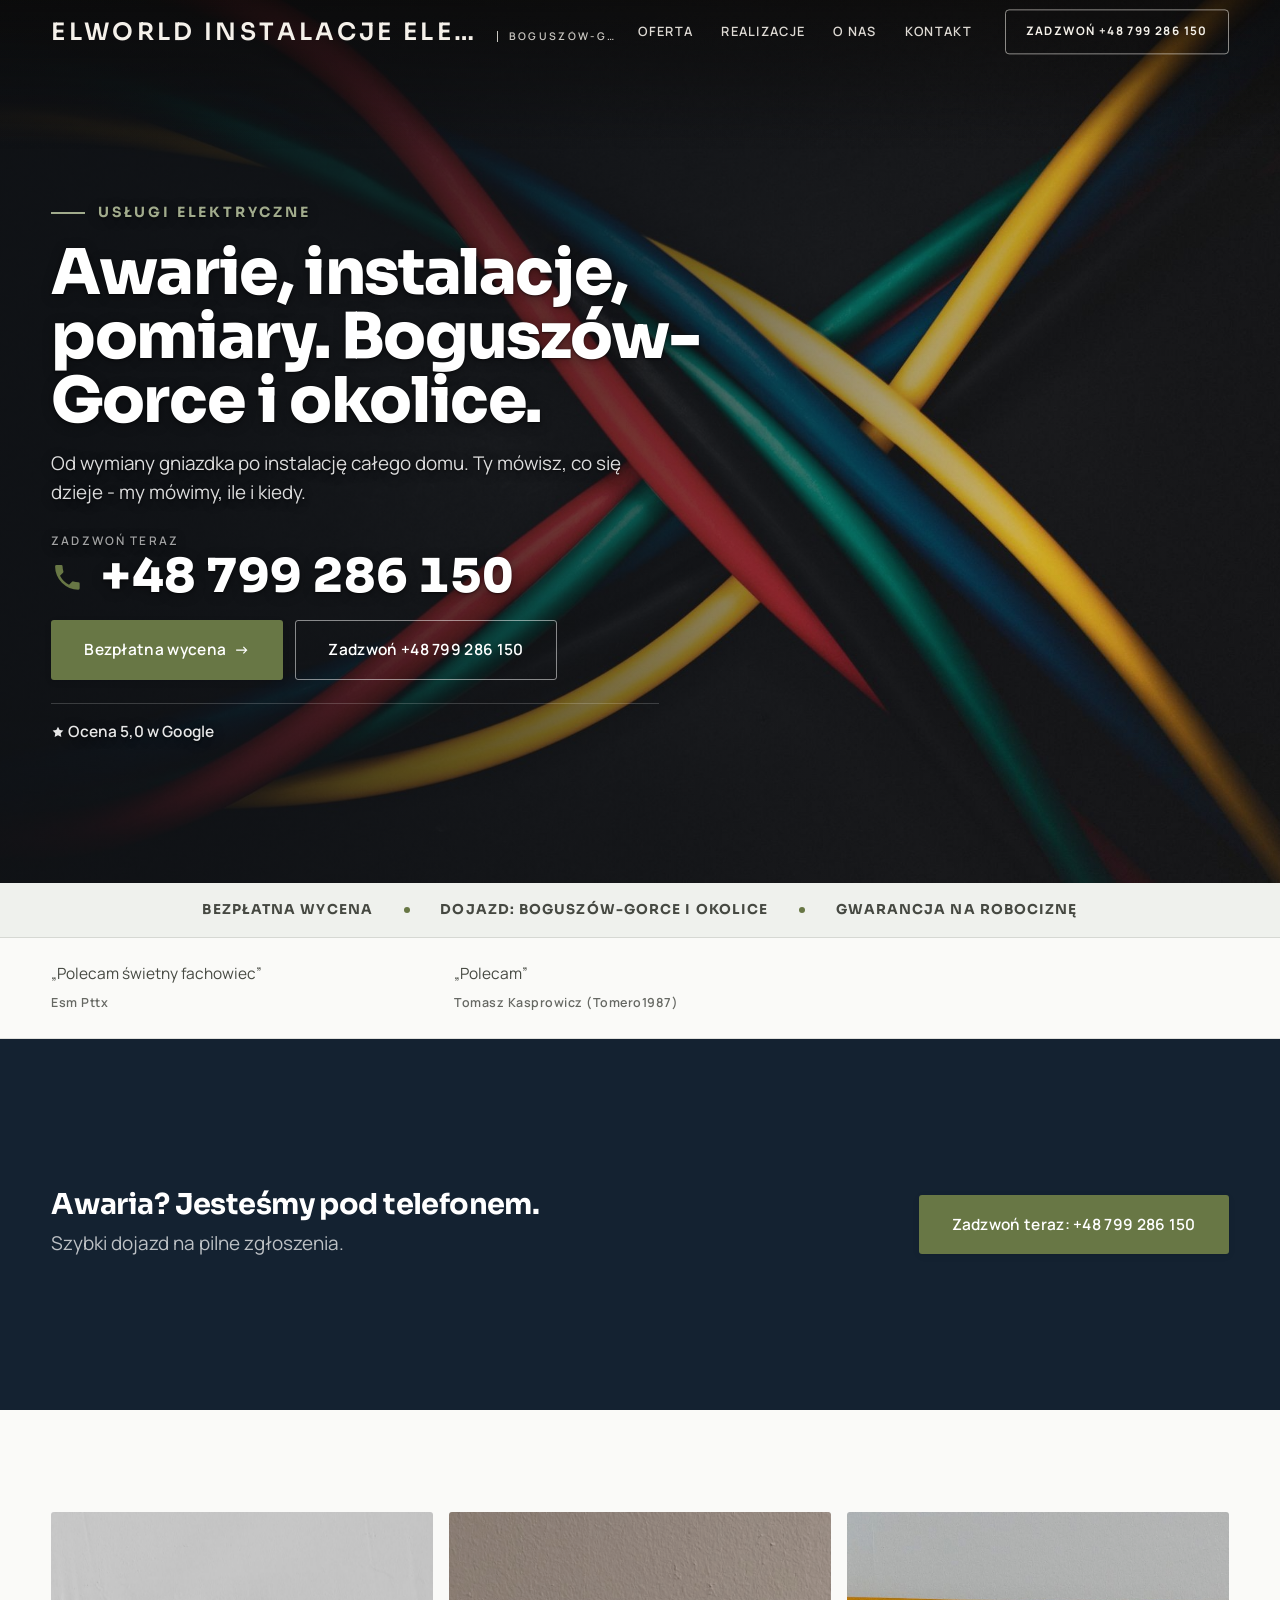
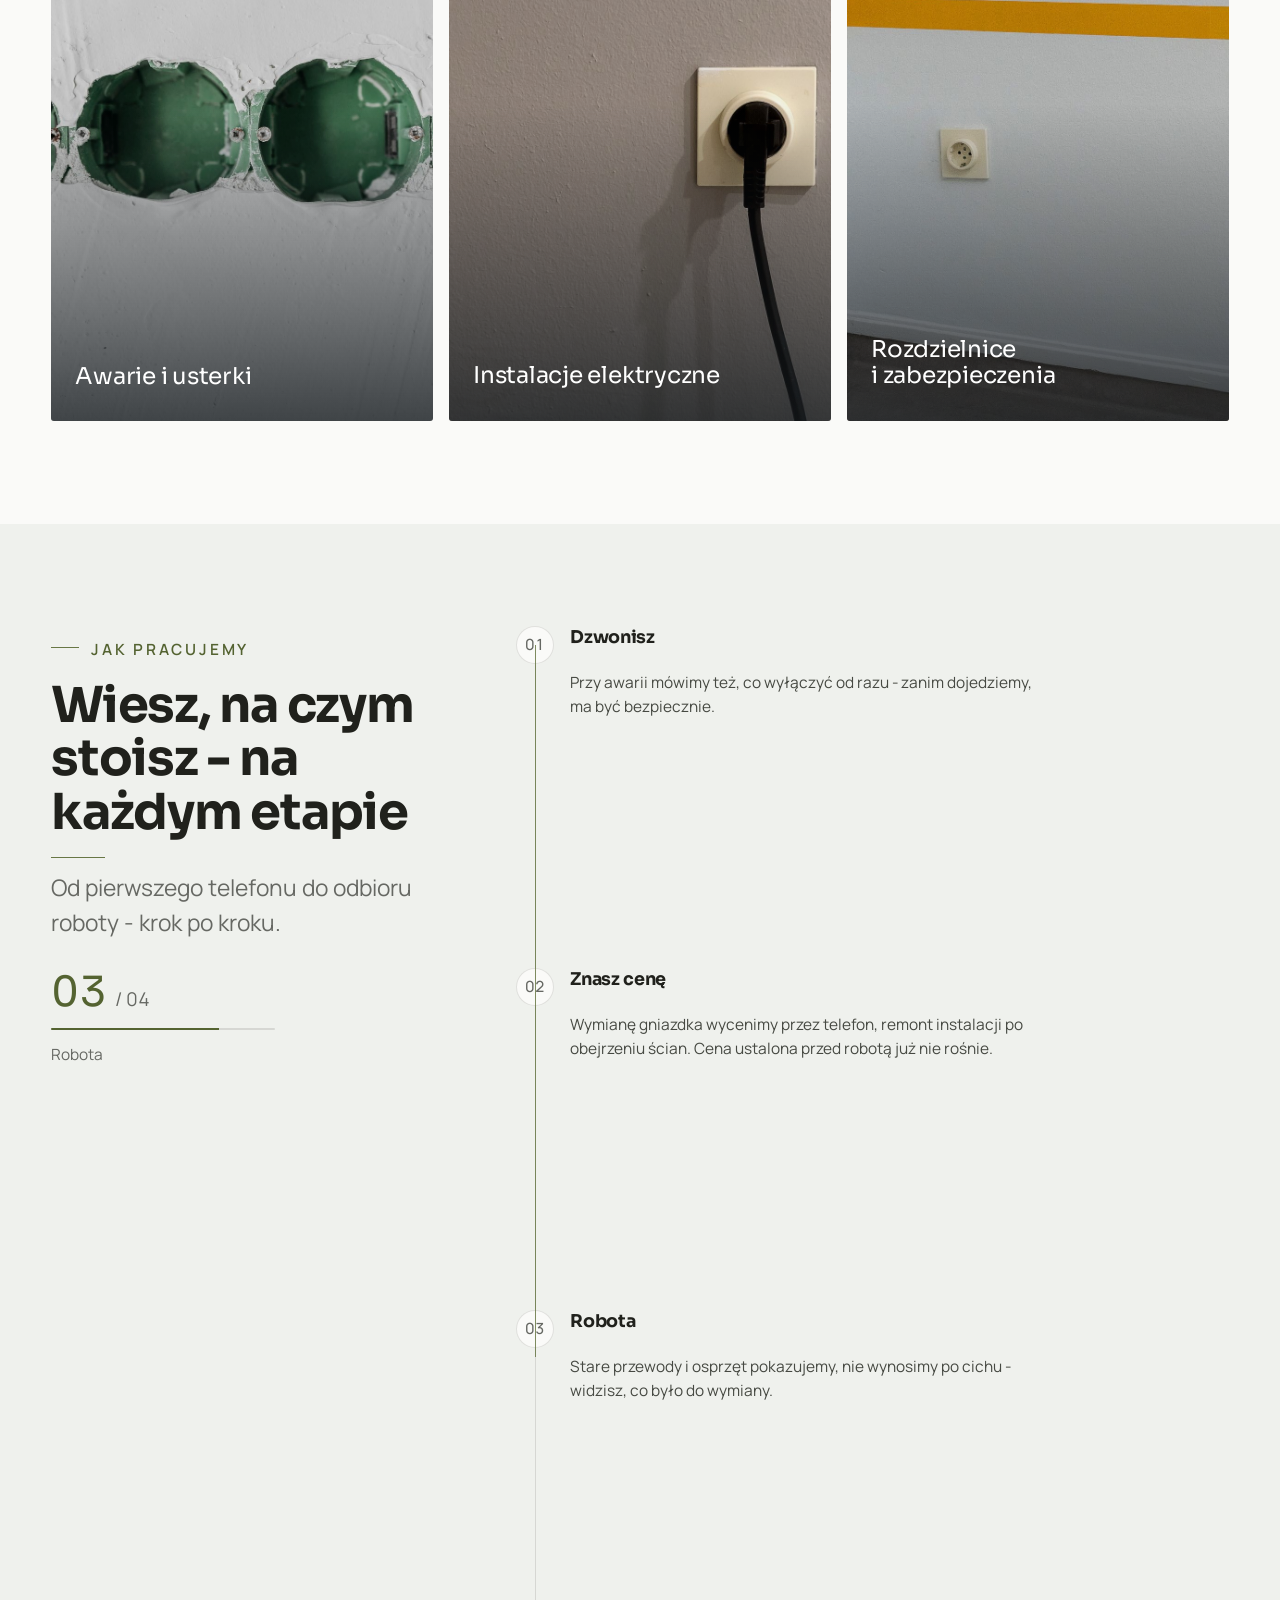
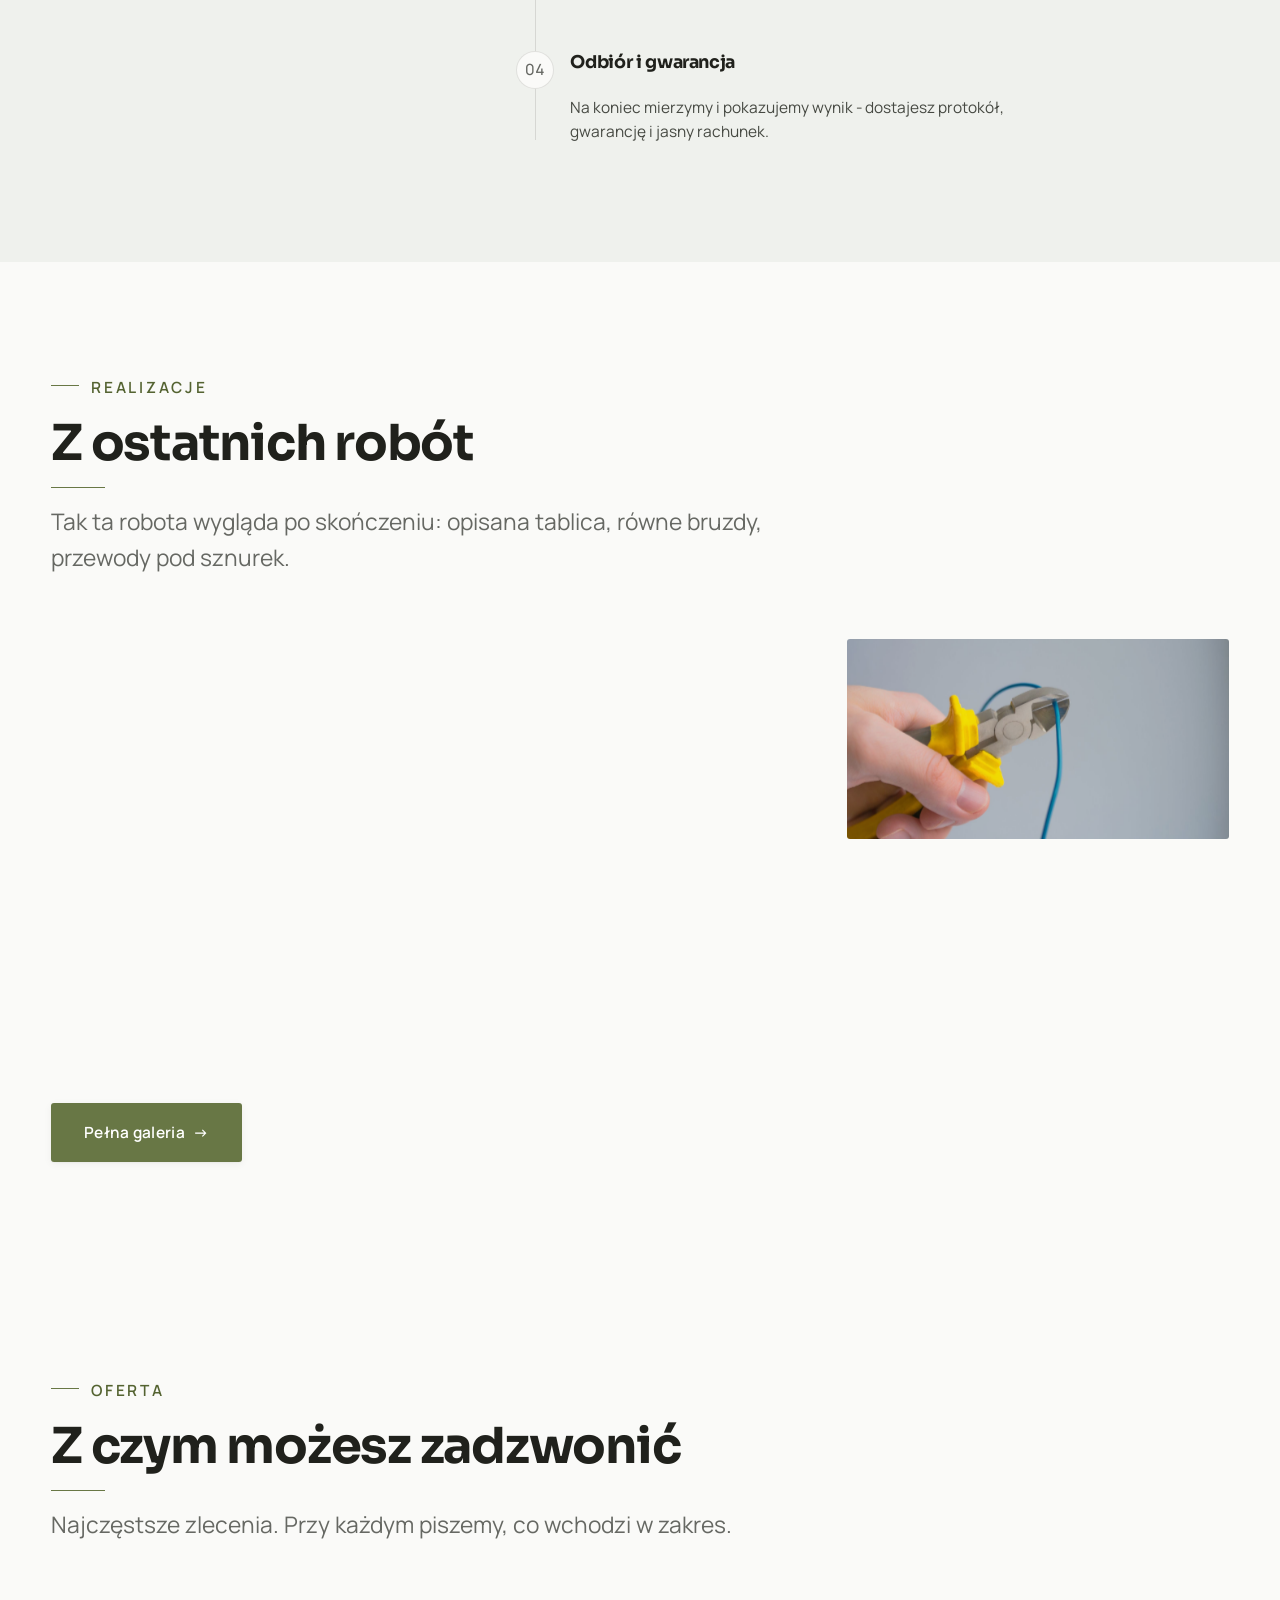
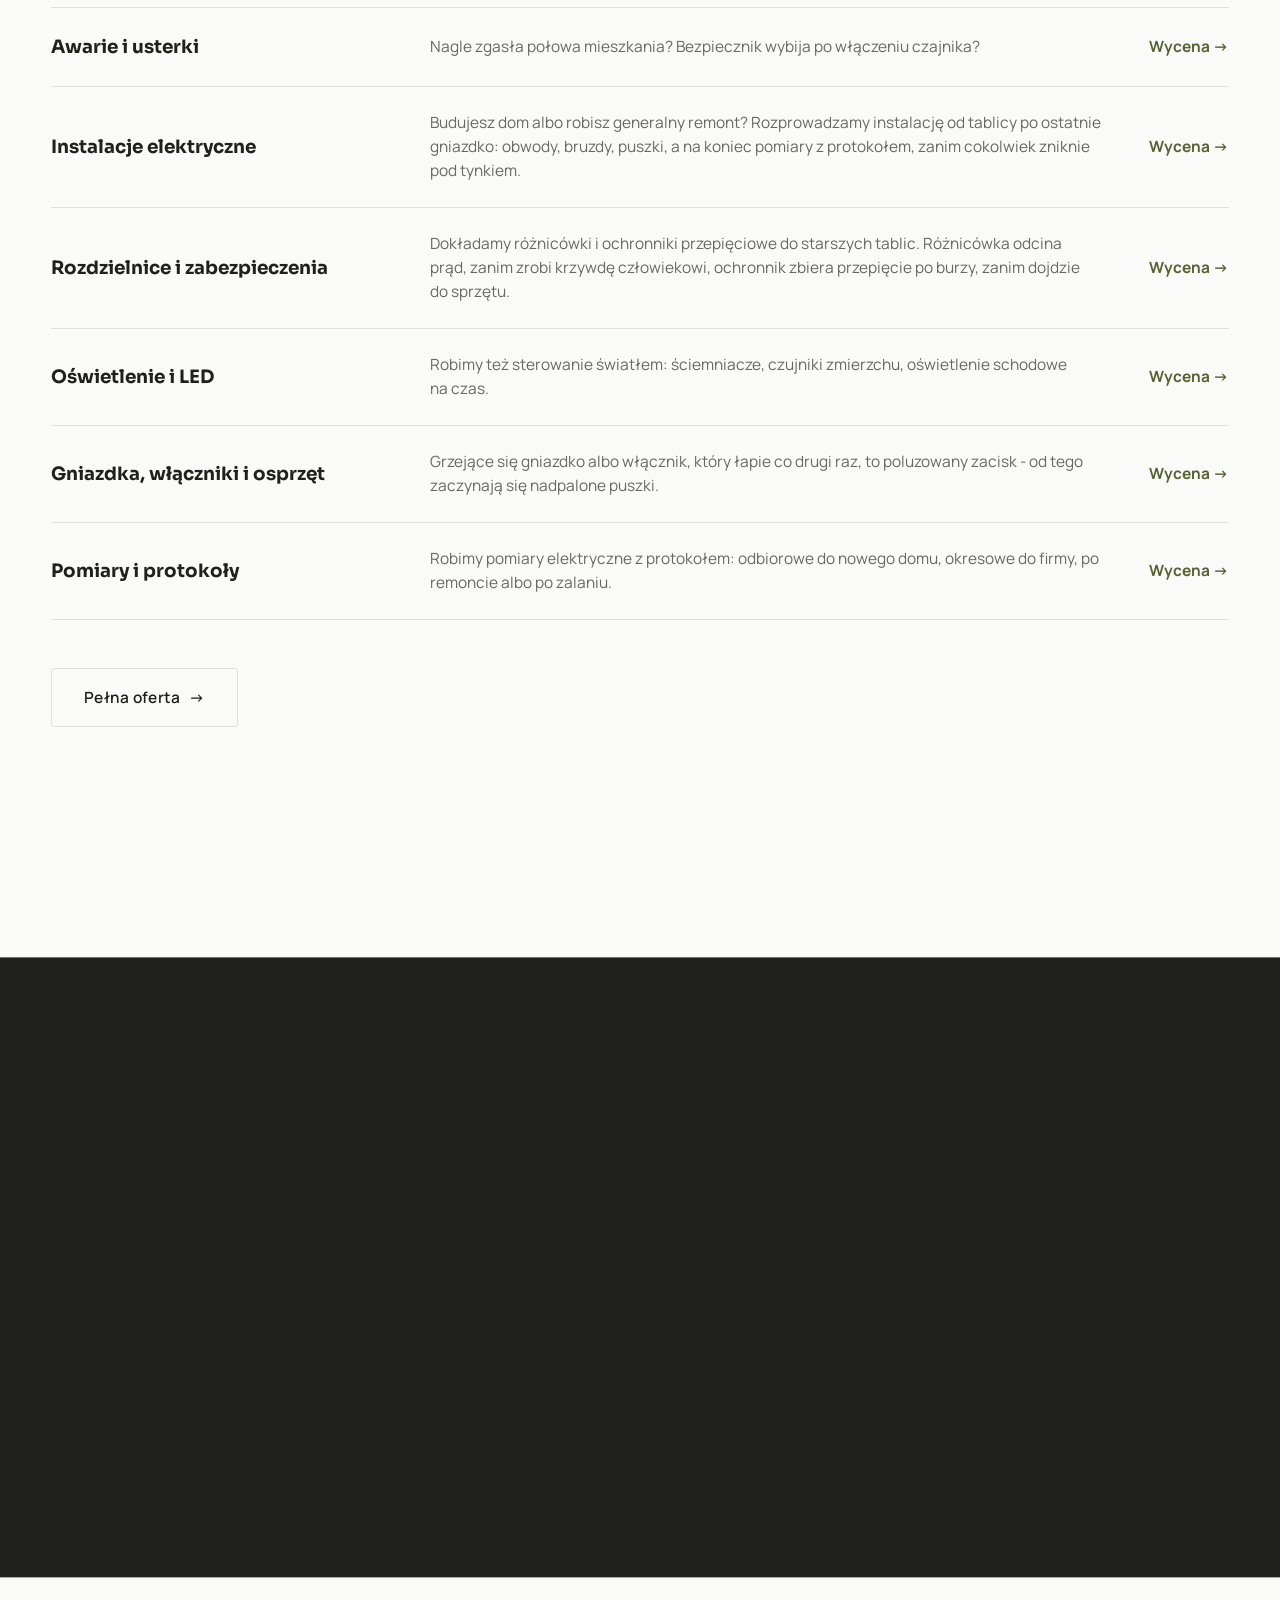
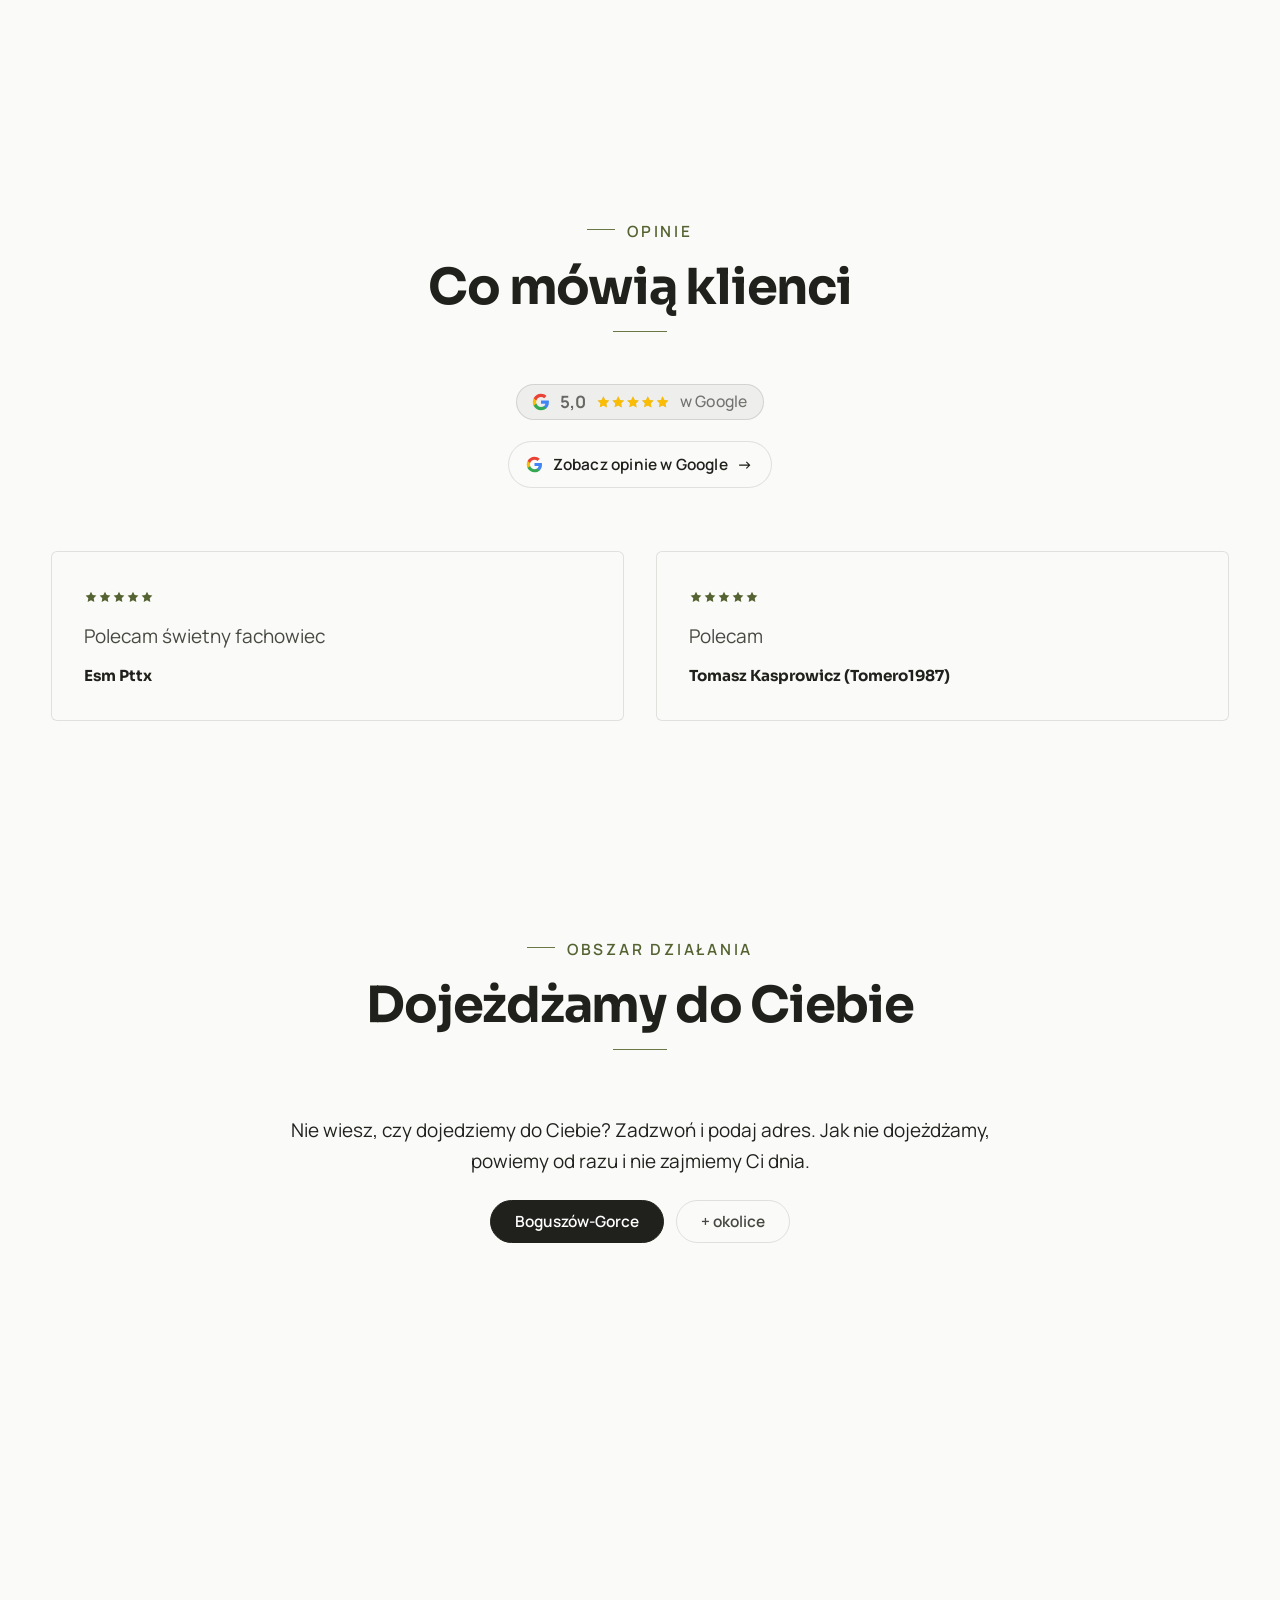
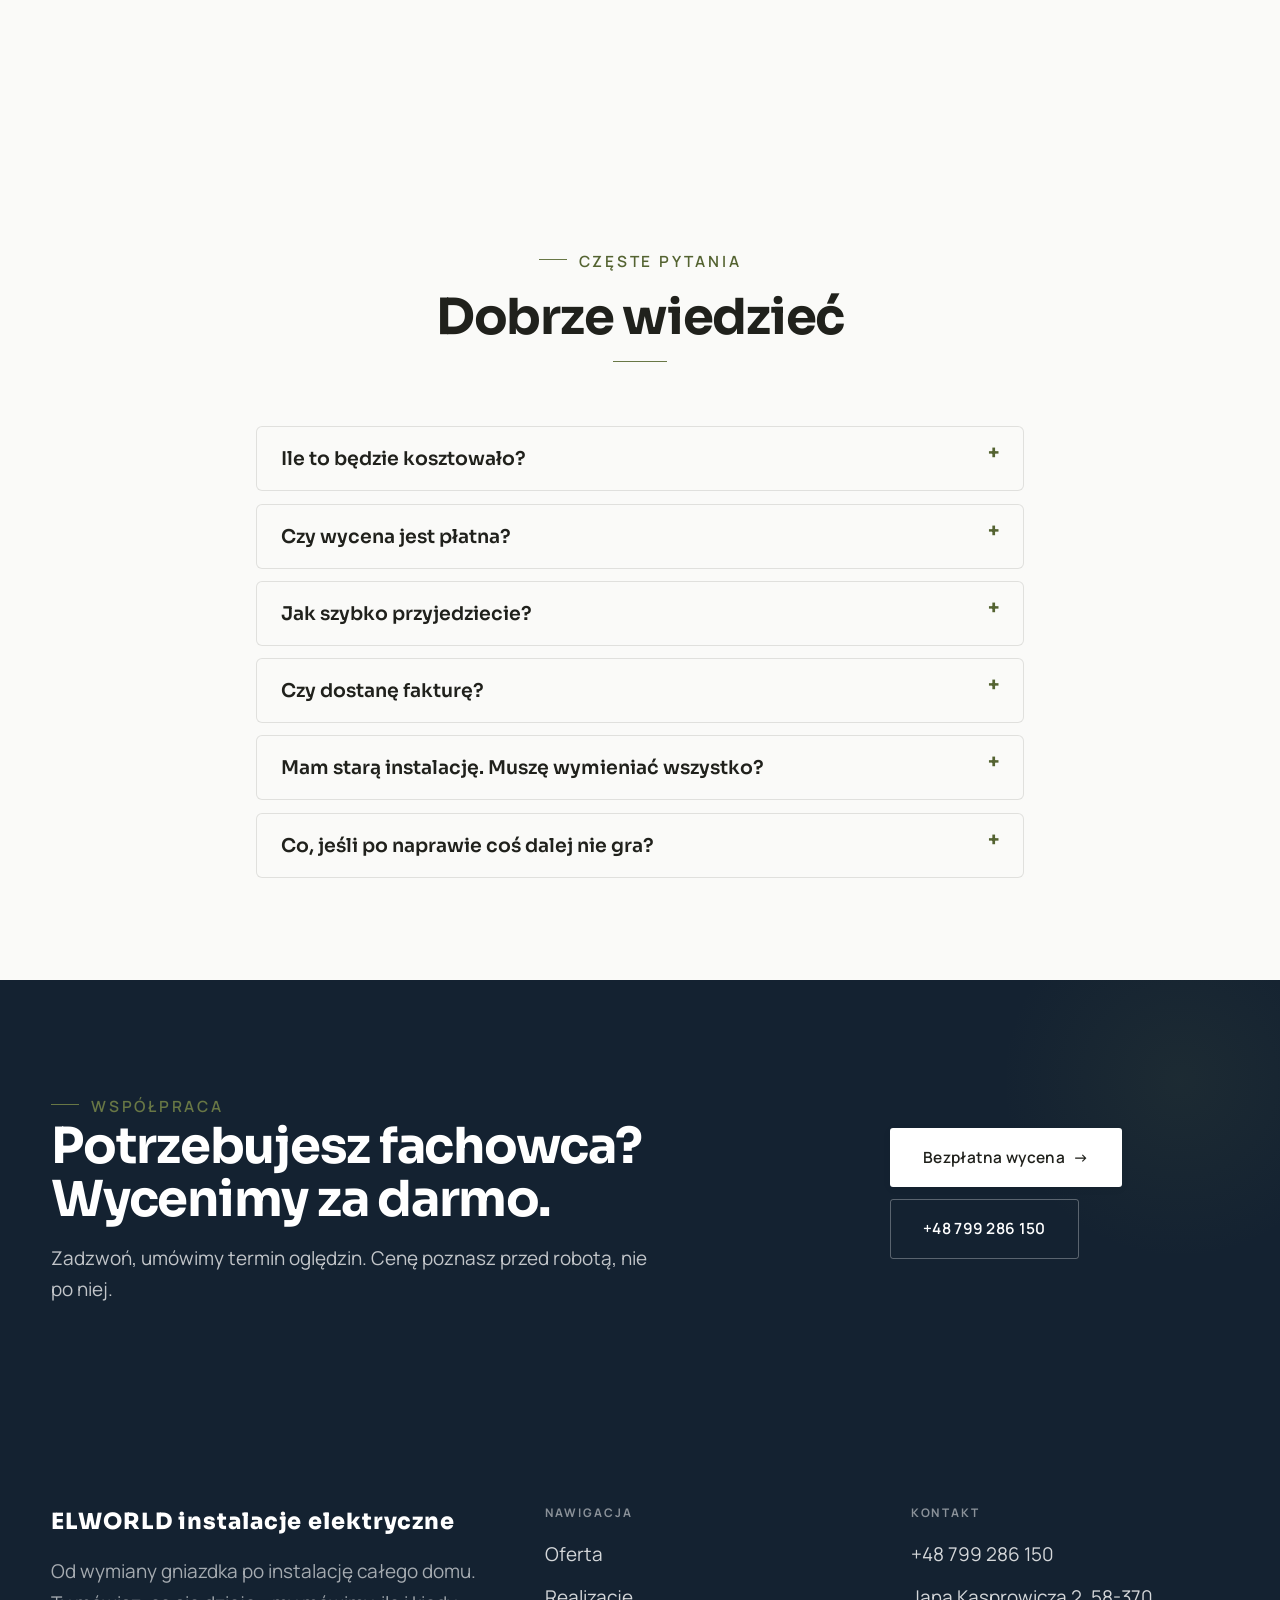
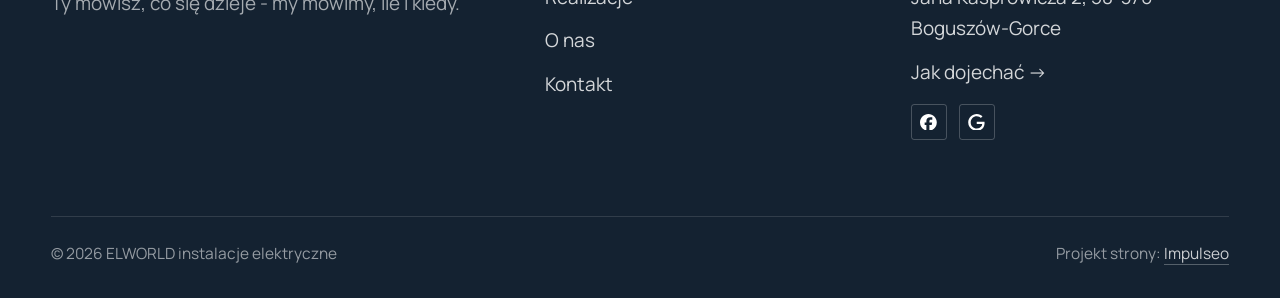
<file: index.html>
<!DOCTYPE html>
<html lang="pl">
<head>
<meta charset="UTF-8">
<meta name="viewport" content="width=device-width, initial-scale=1.0">
<title>Elektryk Boguszów-Gorce - cena przed robotą | ELWORLD instalacje elektryczne</title>
<meta name="description" content="Elektryk w Boguszowie-Gorcach z dojazdem. Awarie, instalacje, rozdzielnice, oświetlenie, pomiary z protokołem. Cenę znasz przed robotą. Zadzwoń: +48 799 286 150.">
<link rel="canonical" href="https://kris20032.github.io/elworld-instalacje-elektryczne/">
<meta name="robots" content="noindex, nofollow">
<meta property="og:type" content="website">
<meta property="og:locale" content="pl_PL">
<meta property="og:site_name" content="ELWORLD instalacje elektryczne">
<meta property="og:title" content="Elektryk Boguszów-Gorce - cena przed robotą | ELWORLD instalacje elektryczne">
<meta property="og:description" content="Elektryk w Boguszowie-Gorcach z dojazdem. Awarie, instalacje, rozdzielnice, oświetlenie, pomiary z protokołem. Cenę znasz przed robotą. Zadzwoń: +48 799 286 150.">
<meta property="og:url" content="https://kris20032.github.io/elworld-instalacje-elektryczne/">
<meta property="og:image" content="https://kris20032.github.io/elworld-instalacje-elektryczne/img/og.jpg">
<meta property="og:image:width" content="1200">
<meta property="og:image:height" content="630">
<meta name="twitter:card" content="summary_large_image">
<script type="application/ld+json">{"@context": "https://schema.org", "@type": "Electrician", "name": "ELWORLD instalacje elektryczne", "url": "https://kris20032.github.io/elworld-instalacje-elektryczne/", "telephone": "+48799286150", "image": "https://kris20032.github.io/elworld-instalacje-elektryczne/img/og.jpg", "areaServed": "Boguszów-Gorce", "sameAs": ["https://www.google.com/maps?cid=3255467170717686019", "https://www.facebook.com/p/S%C5%82awomir-Cury%C5%82o-100004780272509/"]}</script>
<link rel="preconnect" href="https://fonts.googleapis.com">
<link rel="preconnect" href="https://fonts.gstatic.com" crossorigin>
<link href="https://fonts.googleapis.com/css2?family=Sora:wght@600;700;800&family=Manrope:wght@400;500;600&display=swap" rel="stylesheet">
<link rel="stylesheet" href="assets/styles.css?v=4ad0c863">
</head>
<body>

<header class="nav">
  <div class="wrap nav-inner">
    <a class="brand" href="index.html"><span class="name">ELWORLD instalacje elektryczne</span><span class="sub">Boguszów-Gorce</span></a>
    <nav class="nav-links">
      <a href="oferta.html">Oferta</a>
      <a href="realizacje.html">Realizacje</a>
      <a href="o-nas.html">O nas</a>
      <a href="kontakt.html">Kontakt</a>
      <a href="tel:+48799286150" class="btn btn-accent">Zadzwoń +48 799 286 150</a>
    </nav>
    <button class="nav-toggle" aria-label="Menu"><span></span><span></span><span></span></button>
  </div>
</header>

<main>
<section class="hero-fach">
  <img class="hf-photo" src="img/hero.jpg" fetchpriority="high" data-rotate="img/g14.jpg|img/g13.jpg" alt="ELWORLD instalacje elektryczne" width="1880" height="1251">
  <div class="hf-panel">
    <div class="hf-inner">
      <span class="hf-kicker">Usługi elektryczne</span>
      <h1 class="hf-title">Awarie, instalacje, pomiary. Boguszów-Gorce i okolice. <em></em></h1>
      <p class="hf-lead">Od wymiany gniazdka po instalację całego domu. Ty mówisz, co się dzieje - my mówimy, ile i kiedy.</p>
      <a class="hf-phone" href="tel:+48799286150"><span class="hf-phone-lab">Zadzwoń teraz</span><span class="hf-phone-num"><svg class="ico-tel" width="16" height="16" viewBox="0 0 24 24" fill="none" aria-hidden="true"><path d="M6.6 10.8a15.5 15.5 0 0 0 6.6 6.6l2.2-2.2a1 1 0 0 1 1-.24 11.4 11.4 0 0 0 3.6.58 1 1 0 0 1 1 1V20a1 1 0 0 1-1 1A17 17 0 0 1 3 4a1 1 0 0 1 1-1h3.5a1 1 0 0 1 1 1c0 1.25.2 2.46.58 3.6a1 1 0 0 1-.25 1l-2.23 2.2Z" fill="currentColor"/></svg> +48 799 286 150</span></a>
      <div class="hf-actions">
        <a href="kontakt.html" class="btn btn-accent">Bezpłatna wycena <span class="arr">→</span></a>
        <a href="tel:+48799286150" class="btn btn-ghost hf-ghost">Zadzwoń +48 799 286 150</a>
      </div>
      <div class="hf-trust"><svg class="ico-star" width="14" height="14" viewBox="0 0 24 24" style="vertical-align:-2px" aria-hidden="true"><path d="M12 2.8l2.85 5.8 6.4.93-4.63 4.5 1.1 6.37L12 17.4l-5.72 3 1.1-6.37-4.63-4.5 6.4-.93L12 2.8Z" fill="currentColor"/></svg> Ocena 5,0 w Google</div>
    </div>
  </div>
</section>
<section class="fach-promise">
  <div class="wrap">
    <ul class="fp-row reveal"><li>Bezpłatna wycena</li><li>Dojazd: Boguszów-Gorce i okolice</li><li>Gwarancja na robociznę</li></ul>
  </div>
</section>
<section class="opinie-mini" aria-label="Opinie klientów">
  <div class="wrap">
    <div class="om-row">
      <div class="om-item reveal"><blockquote>„Polecam świetny fachowiec”</blockquote><span class="om-autor">Esm Pttx</span></div>
      <div class="om-item reveal"><blockquote>„Polecam”</blockquote><span class="om-autor">Tomasz Kasprowicz (Tomero1987)</span></div>
    </div>
  </div>
</section>
<section class="awaria">
  <div class="wrap">
      <div class="reveal">
        <h3>Awaria? Jesteśmy pod telefonem.</h3>
        <p>Szybki dojazd na pilne zgłoszenia.</p>
      </div>
      <a class="btn btn-accent" href="tel:+48799286150">Zadzwoń teraz: +48 799 286 150</a>
  </div>
</section>
<section class="gateways-band">
  <div class="wrap">
    <div class="gateways">
      <a href="oferta.html" class="gateway reveal"><img src="img/g1.jpg" alt="Awarie i usterki" loading="lazy" width="1880" height="1255" decoding="async"><span class="g-ttl">Awarie i usterki</span></a>
      <a href="oferta.html" class="gateway reveal"><img src="img/g2.jpg" alt="Instalacje elektryczne" loading="lazy" width="1880" height="1255" decoding="async"><span class="g-ttl">Instalacje elektryczne</span></a>
      <a href="oferta.html" class="gateway reveal"><img src="img/g3.jpg" alt="Rozdzielnice i zabezpieczenia" loading="lazy" width="1880" height="1255" decoding="async"><span class="g-ttl">Rozdzielnice i zabezpieczenia</span></a>
    </div>
  </div>
</section>
<section class="proces proces-os fachowcy">
  <div class="wrap proc-grid">
    <div class="proc-side">
      <div class="head reveal">
        <span class="eyebrow">Jak pracujemy</span>
        <h2>Wiesz, na czym stoisz - na każdym etapie</h2>
        <p>Od pierwszego telefonu do odbioru roboty - krok po kroku.</p>
      </div>
      <div class="proc-count" aria-hidden="true"><span class="pc-cur">01</span><span class="pc-all">/ 04</span></div>
      <div class="proc-bar" aria-hidden="true"><i></i></div>
      <p class="proc-now" aria-hidden="true">Dzwonisz</p>
    </div>
    <ol class="proces-line">
      <li class="reveal"><span class="pno">01</span><h3>Dzwonisz</h3><p>Przy awarii mówimy też, co wyłączyć od razu - zanim dojedziemy, ma być bezpiecznie.</p></li>
      <li class="reveal"><span class="pno">02</span><h3>Znasz cenę</h3><p>Wymianę gniazdka wycenimy przez telefon, remont instalacji po obejrzeniu ścian. Cena ustalona przed robotą już nie rośnie.</p></li>
      <li class="reveal"><span class="pno">03</span><h3>Robota</h3><p>Stare przewody i osprzęt pokazujemy, nie wynosimy po cichu - widzisz, co było do wymiany.</p></li>
      <li class="reveal"><span class="pno">04</span><h3>Odbiór i gwarancja</h3><p>Na koniec mierzymy i pokazujemy wynik - dostajesz protokół, gwarancję i jasny rachunek.</p></li>
    </ol>
  </div>
</section>
<section>
  <div class="wrap">
    <div class="head reveal">
      <span class="eyebrow">Realizacje</span>
      <h2>Z ostatnich robót</h2>
      <p>Tak ta robota wygląda po skończeniu: opisana tablica, równe bruzdy, przewody pod sznurek.</p>
    </div>
    <div class="gallery">
      <div class="tile t-two3 reveal"><img src="img/g4.jpg" alt="ELWORLD instalacje elektryczne" loading="lazy" width="1880" height="1255" decoding="async"></div>
      <div class="tile t-third reveal"><img src="img/g5.jpg" alt="ELWORLD instalacje elektryczne" loading="lazy" width="1880" height="1253" decoding="async"></div>
      <div class="tile t-third reveal"><img src="img/g6.jpg" alt="ELWORLD instalacje elektryczne" loading="lazy" width="1731" height="1300" decoding="async"></div>
      <div class="tile t-third reveal"><img src="img/g7.jpg" alt="ELWORLD instalacje elektryczne" loading="lazy" width="1880" height="1253" decoding="async"></div>
      <div class="tile t-third reveal"><img src="img/g8.jpg" alt="ELWORLD instalacje elektryczne" loading="lazy" width="1880" height="1253" decoding="async"></div>
    </div>
    <div style="margin-top:var(--space-7)" class="reveal"><a href="realizacje.html" class="btn btn-accent">Pełna galeria <span class="arr">→</span></a></div>
  </div>
</section>
<section class="fach-uslugi">
  <div class="wrap">
    <div class="head reveal">
      <span class="eyebrow">Oferta</span>
      <h2>Z czym możesz zadzwonić</h2>
      <p>Najczęstsze zlecenia. Przy każdym piszemy, co wchodzi w zakres.</p>
    </div>
    <ul class="fu-list">
      <li class="fu-row reveal"><div class="fu-name">Awarie i usterki</div><div class="fu-desc">Nagle zgasła połowa mieszkania? Bezpiecznik wybija po włączeniu czajnika?</div><a class="fu-cta" href="kontakt.html">Wycena <span class="arr">→</span></a></li>
      <li class="fu-row reveal"><div class="fu-name">Instalacje elektryczne</div><div class="fu-desc">Budujesz dom albo robisz generalny remont? Rozprowadzamy instalację od tablicy po ostatnie gniazdko: obwody, bruzdy, puszki, a na koniec pomiary z protokołem, zanim cokolwiek zniknie pod tynkiem.</div><a class="fu-cta" href="kontakt.html">Wycena <span class="arr">→</span></a></li>
      <li class="fu-row reveal"><div class="fu-name">Rozdzielnice i zabezpieczenia</div><div class="fu-desc">Dokładamy różnicówki i ochronniki przepięciowe do starszych tablic. Różnicówka odcina prąd, zanim zrobi krzywdę człowiekowi, ochronnik zbiera przepięcie po burzy, zanim dojdzie do sprzętu.</div><a class="fu-cta" href="kontakt.html">Wycena <span class="arr">→</span></a></li>
      <li class="fu-row reveal"><div class="fu-name">Oświetlenie i LED</div><div class="fu-desc">Robimy też sterowanie światłem: ściemniacze, czujniki zmierzchu, oświetlenie schodowe na czas.</div><a class="fu-cta" href="kontakt.html">Wycena <span class="arr">→</span></a></li>
      <li class="fu-row reveal"><div class="fu-name">Gniazdka, włączniki i osprzęt</div><div class="fu-desc">Grzejące się gniazdko albo włącznik, który łapie co drugi raz, to poluzowany zacisk - od tego zaczynają się nadpalone puszki.</div><a class="fu-cta" href="kontakt.html">Wycena <span class="arr">→</span></a></li>
      <li class="fu-row reveal"><div class="fu-name">Pomiary i protokoły</div><div class="fu-desc">Robimy pomiary elektryczne z protokołem: odbiorowe do nowego domu, okresowe do firmy, po remoncie albo po zalaniu.</div><a class="fu-cta" href="kontakt.html">Wycena <span class="arr">→</span></a></li>
    </ul>
    <div style="margin-top:var(--space-7)" class="reveal"><a href="oferta.html" class="btn btn-ghost">Pełna oferta <span class="arr">→</span></a></div>
  </div>
</section>
<section class="stopklatka" aria-hidden="true">
  <div class="stk-bg" style="background-image:url(img/g9.jpg)"></div>
</section>
<section class="opinie">
  <div class="wrap">
    <div class="head center reveal">
      <span class="eyebrow">Opinie</span>
      <h2>Co mówią klienci</h2>
    </div>
    <p class="op-meta reveal"><span class="g-badge"><svg class="gb-ico" viewBox="0 0 24 24" width="18" height="18" aria-hidden="true"><path fill="#4285F4" d="M22.56 12.25c0-.78-.07-1.53-.2-2.25H12v4.26h5.92c-.26 1.37-1.04 2.53-2.21 3.31v2.77h3.57c2.08-1.92 3.28-4.74 3.28-8.09z"/><path fill="#34A853" d="M12 23c2.97 0 5.46-.98 7.28-2.66l-3.57-2.77c-.98.66-2.23 1.06-3.71 1.06-2.86 0-5.29-1.93-6.16-4.53H2.18v2.84C3.99 20.53 7.7 23 12 23z"/><path fill="#FBBC05" d="M5.84 14.09c-.22-.66-.35-1.36-.35-2.09s.13-1.43.35-2.09V7.07H2.18C1.43 8.55 1 10.22 1 12s.43 3.45 1.18 4.93l2.85-2.22.81-.62z"/><path fill="#EA4335" d="M12 5.38c1.62 0 3.06.56 4.21 1.64l3.15-3.15C17.45 2.09 14.97 1 12 1 7.7 1 3.99 3.47 2.18 7.07l3.66 2.84c.87-2.6 3.3-4.53 6.16-4.53z"/></svg><b class="gb-ocena">5,0</b><svg class="gb-stars" viewBox="0 0 90 18" width="74" height="14.8" aria-hidden="true"><g fill="currentColor" opacity=".26"><path transform="translate(0,0)" d="M9 1.6l2.2 4.46 4.92.72-3.56 3.47.84 4.9L9 12.74l-4.4 2.31.84-4.9L1.88 6.68l4.92-.72L9 1.6Z"/><path transform="translate(18,0)" d="M9 1.6l2.2 4.46 4.92.72-3.56 3.47.84 4.9L9 12.74l-4.4 2.31.84-4.9L1.88 6.68l4.92-.72L9 1.6Z"/><path transform="translate(36,0)" d="M9 1.6l2.2 4.46 4.92.72-3.56 3.47.84 4.9L9 12.74l-4.4 2.31.84-4.9L1.88 6.68l4.92-.72L9 1.6Z"/><path transform="translate(54,0)" d="M9 1.6l2.2 4.46 4.92.72-3.56 3.47.84 4.9L9 12.74l-4.4 2.31.84-4.9L1.88 6.68l4.92-.72L9 1.6Z"/><path transform="translate(72,0)" d="M9 1.6l2.2 4.46 4.92.72-3.56 3.47.84 4.9L9 12.74l-4.4 2.31.84-4.9L1.88 6.68l4.92-.72L9 1.6Z"/></g><clipPath id="gs1000"><rect x="0" y="0" width="90.0" height="18"/></clipPath><g fill="#FBBC04" clip-path="url(#gs1000)"><path transform="translate(0,0)" d="M9 1.6l2.2 4.46 4.92.72-3.56 3.47.84 4.9L9 12.74l-4.4 2.31.84-4.9L1.88 6.68l4.92-.72L9 1.6Z"/><path transform="translate(18,0)" d="M9 1.6l2.2 4.46 4.92.72-3.56 3.47.84 4.9L9 12.74l-4.4 2.31.84-4.9L1.88 6.68l4.92-.72L9 1.6Z"/><path transform="translate(36,0)" d="M9 1.6l2.2 4.46 4.92.72-3.56 3.47.84 4.9L9 12.74l-4.4 2.31.84-4.9L1.88 6.68l4.92-.72L9 1.6Z"/><path transform="translate(54,0)" d="M9 1.6l2.2 4.46 4.92.72-3.56 3.47.84 4.9L9 12.74l-4.4 2.31.84-4.9L1.88 6.68l4.92-.72L9 1.6Z"/><path transform="translate(72,0)" d="M9 1.6l2.2 4.46 4.92.72-3.56 3.47.84 4.9L9 12.74l-4.4 2.31.84-4.9L1.88 6.68l4.92-.72L9 1.6Z"/></g></svg><span class="gb-txt">w Google</span></span></p>
    <p class="op-meta reveal"><a class="op-google" href="https://www.google.com/maps?cid=3255467170717686019" target="_blank" rel="noopener"><svg class="op-g-ico" viewBox="0 0 24 24" width="17" height="17" aria-hidden="true"><path fill="#4285F4" d="M22.56 12.25c0-.78-.07-1.53-.2-2.25H12v4.26h5.92c-.26 1.37-1.04 2.53-2.21 3.31v2.77h3.57c2.08-1.92 3.28-4.74 3.28-8.09z"/><path fill="#34A853" d="M12 23c2.97 0 5.46-.98 7.28-2.66l-3.57-2.77c-.98.66-2.23 1.06-3.71 1.06-2.86 0-5.29-1.93-6.16-4.53H2.18v2.84C3.99 20.53 7.7 23 12 23z"/><path fill="#FBBC05" d="M5.84 14.09c-.22-.66-.35-1.36-.35-2.09s.13-1.43.35-2.09V7.07H2.18C1.43 8.55 1 10.22 1 12s.43 3.45 1.18 4.93l2.85-2.22.81-.62z"/><path fill="#EA4335" d="M12 5.38c1.62 0 3.06.56 4.21 1.64l3.15-3.15C17.45 2.09 14.97 1 12 1 7.7 1 3.99 3.47 2.18 7.07l3.66 2.84c.87-2.6 3.3-4.53 6.16-4.53z"/></svg><span>Zobacz opinie w Google</span><span class="arr">→</span></a></p>
    <div class="opinie-grid">
      <figure class="op-card reveal"><span class="op-star"><svg class="ico-star" width="14" height="14" viewBox="0 0 24 24" style="vertical-align:-2px" aria-hidden="true"><path d="M12 2.8l2.85 5.8 6.4.93-4.63 4.5 1.1 6.37L12 17.4l-5.72 3 1.1-6.37-4.63-4.5 6.4-.93L12 2.8Z" fill="currentColor"/></svg><svg class="ico-star" width="14" height="14" viewBox="0 0 24 24" style="vertical-align:-2px" aria-hidden="true"><path d="M12 2.8l2.85 5.8 6.4.93-4.63 4.5 1.1 6.37L12 17.4l-5.72 3 1.1-6.37-4.63-4.5 6.4-.93L12 2.8Z" fill="currentColor"/></svg><svg class="ico-star" width="14" height="14" viewBox="0 0 24 24" style="vertical-align:-2px" aria-hidden="true"><path d="M12 2.8l2.85 5.8 6.4.93-4.63 4.5 1.1 6.37L12 17.4l-5.72 3 1.1-6.37-4.63-4.5 6.4-.93L12 2.8Z" fill="currentColor"/></svg><svg class="ico-star" width="14" height="14" viewBox="0 0 24 24" style="vertical-align:-2px" aria-hidden="true"><path d="M12 2.8l2.85 5.8 6.4.93-4.63 4.5 1.1 6.37L12 17.4l-5.72 3 1.1-6.37-4.63-4.5 6.4-.93L12 2.8Z" fill="currentColor"/></svg><svg class="ico-star" width="14" height="14" viewBox="0 0 24 24" style="vertical-align:-2px" aria-hidden="true"><path d="M12 2.8l2.85 5.8 6.4.93-4.63 4.5 1.1 6.37L12 17.4l-5.72 3 1.1-6.37-4.63-4.5 6.4-.93L12 2.8Z" fill="currentColor"/></svg></span><blockquote>Polecam świetny fachowiec</blockquote><span class="op-autor">Esm Pttx</span></figure>
      <figure class="op-card reveal"><span class="op-star"><svg class="ico-star" width="14" height="14" viewBox="0 0 24 24" style="vertical-align:-2px" aria-hidden="true"><path d="M12 2.8l2.85 5.8 6.4.93-4.63 4.5 1.1 6.37L12 17.4l-5.72 3 1.1-6.37-4.63-4.5 6.4-.93L12 2.8Z" fill="currentColor"/></svg><svg class="ico-star" width="14" height="14" viewBox="0 0 24 24" style="vertical-align:-2px" aria-hidden="true"><path d="M12 2.8l2.85 5.8 6.4.93-4.63 4.5 1.1 6.37L12 17.4l-5.72 3 1.1-6.37-4.63-4.5 6.4-.93L12 2.8Z" fill="currentColor"/></svg><svg class="ico-star" width="14" height="14" viewBox="0 0 24 24" style="vertical-align:-2px" aria-hidden="true"><path d="M12 2.8l2.85 5.8 6.4.93-4.63 4.5 1.1 6.37L12 17.4l-5.72 3 1.1-6.37-4.63-4.5 6.4-.93L12 2.8Z" fill="currentColor"/></svg><svg class="ico-star" width="14" height="14" viewBox="0 0 24 24" style="vertical-align:-2px" aria-hidden="true"><path d="M12 2.8l2.85 5.8 6.4.93-4.63 4.5 1.1 6.37L12 17.4l-5.72 3 1.1-6.37-4.63-4.5 6.4-.93L12 2.8Z" fill="currentColor"/></svg><svg class="ico-star" width="14" height="14" viewBox="0 0 24 24" style="vertical-align:-2px" aria-hidden="true"><path d="M12 2.8l2.85 5.8 6.4.93-4.63 4.5 1.1 6.37L12 17.4l-5.72 3 1.1-6.37-4.63-4.5 6.4-.93L12 2.8Z" fill="currentColor"/></svg></span><blockquote>Polecam</blockquote><span class="op-autor">Tomasz Kasprowicz (Tomero1987)</span></figure>
    </div>
  </div>
</section>
<section class="obszar">
  <div class="wrap">
    <div class="head center reveal">
      <span class="eyebrow">Obszar działania</span>
      <h2>Dojeżdżamy do Ciebie</h2>
    </div>
    <p class="obszar-txt reveal" style="text-align:center;max-width:60ch;margin:0 auto 1.4rem">Nie wiesz, czy dojedziemy do Ciebie? Zadzwoń i podaj adres. Jak nie dojeżdżamy, powiemy od razu i nie zajmiemy Ci dnia.</p>
    <ul class="obszar-list reveal"><li class="is-home">Boguszów-Gorce</li><li>+ okolice</li></ul>
    <div class="obszar-mapa reveal" style="margin-top:var(--space-7)">
      <iframe title="Obszar działania - Boguszów-Gorce i okolice" src="https://maps.google.com/maps?q=ELWORLD%20instalacje%20elektryczne%20Bogusz%C3%B3w-Gorce&amp;z=11&amp;output=embed" loading="lazy" referrerpolicy="no-referrer-when-downgrade" style="width:100%;height:clamp(280px,38vh,420px);border:0;display:block;border-radius:var(--r-md)"></iframe>
    </div>
  </div>
</section>
<section class="faq-klinika">
  <div class="wrap">
    <div class="head center reveal">
      <span class="eyebrow">Częste pytania</span>
      <h2>Dobrze wiedzieć</h2>
    </div>
    <div class="faq-list">
      <details class="faq-item reveal"><summary>Ile to będzie kosztowało?</summary><p>Zależy, co się dzieje - dlatego wypytujemy przez telefon i od razu podajemy widełki. Ostateczną cenę ustalamy przy oględzinach, zanim zaczniemy.</p></details>
      <details class="faq-item reveal"><summary>Czy wycena jest płatna?</summary><p>Za obejrzenie i wycenę nie bierzemy pieniędzy. Płacisz za robotę, nie za rozmowę o niej.</p></details>
      <details class="faq-item reveal"><summary>Jak szybko przyjedziecie?</summary><p>Brak prądu w całym domu to pilny wyjazd - przestawiamy grafik. Dołożenie gniazdka spokojnie poczeka na umówiony termin.</p></details>
      <details class="faq-item reveal"><summary>Czy dostanę fakturę?</summary><p>Tak, na firmę albo na osobę prywatną. Dokument dostajesz od razu - razem z protokołem, jeśli robiliśmy pomiary.</p></details>
      <details class="faq-item reveal"><summary>Mam starą instalację. Muszę wymieniać wszystko?</summary><p>Aluminium w ścianach to jeszcze nie wyrok, ale ma swoje lata i lubi luzujące się zaciski. Mówimy wprost, co wymienić od razu, a co można zaplanować - z cenami, żebyś mógł rozłożyć to w czasie.</p></details>
      <details class="faq-item reveal"><summary>Co, jeśli po naprawie coś dalej nie gra?</summary><p>Wracamy i mierzymy jeszcze raz. Nasza wina - poprawiamy za darmo; wyszło coś nowego - mówimy wprost, co i za ile.</p></details>
    </div>
  </div>
</section>
<section class="cta">
  <div class="wrap">
    <div class="reveal">
      <span class="eyebrow">Współpraca</span>
      <h2>Potrzebujesz fachowca? Wycenimy za darmo.</h2>
      <p>Zadzwoń, umówimy termin oględzin. Cenę poznasz przed robotą, nie po niej.</p>
    </div>
    <div class="cta-actions reveal">
      <a href="kontakt.html" class="btn btn-light">Bezpłatna wycena <span class="arr">→</span></a>
      <a href="tel:+48799286150" class="btn btn-ghost btn-ghost-cta">+48 799 286 150</a>
    </div>
  </div>
</section>
</main>

<footer>
  <div class="wrap">
    <div class="foot-grid">
      <div class="foot-brand">
        <div class="name">ELWORLD instalacje elektryczne</div>
        <p>Od wymiany gniazdka po instalację całego domu. Ty mówisz, co się dzieje - my mówimy, ile i kiedy.</p>
      </div>
      <div class="foot-col">
        <h4>Nawigacja</h4>
        <a href="oferta.html">Oferta</a>
        <a href="realizacje.html">Realizacje</a>
        <a href="o-nas.html">O nas</a>
        <a href="kontakt.html">Kontakt</a>
      </div>
      <div class="foot-col">
        <h4>Kontakt</h4>
        <a href="tel:+48799286150">+48 799 286 150</a>
        <p>Jana Kasprowicza 2, 58-370 Boguszów-Gorce</p>
        <a href="https://www.google.com/maps?cid=3255467170717686019" target="_blank" rel="noopener">Jak dojechać →</a>
      <div class="foot-soc">
        <a class="soc" href="https://www.facebook.com/p/S%C5%82awomir-Cury%C5%82o-100004780272509/" target="_blank" rel="noopener" aria-label="Facebook - ELWORLD instalacje elektryczne"><svg viewBox="0 0 24 24" aria-hidden="true" focusable="false"><path d="M9.101 23.691v-7.98H6.627v-3.667h2.474v-1.58c0-4.085 1.848-5.978 5.858-5.978.401 0 .955.042 1.468.103a8.68 8.68 0 0 1 1.141.195v3.325a8.623 8.623 0 0 0-.653-.036 26.805 26.805 0 0 0-.733-.009c-.707 0-1.259.096-1.675.309a1.686 1.686 0 0 0-.679.622c-.258.42-.374.995-.374 1.752v1.297h3.919l-.386 2.103-.287 1.564h-3.246v8.245C19.396 23.238 24 18.179 24 12.044c0-6.627-5.373-12-12-12s-12 5.373-12 12c0 5.628 3.874 10.35 9.101 11.647Z" fill="currentColor"/></svg></a>
        <a class="soc" href="https://www.google.com/maps?cid=3255467170717686019" target="_blank" rel="noopener" aria-label="Google - ELWORLD instalacje elektryczne"><svg viewBox="0 0 24 24" aria-hidden="true" focusable="false"><path d="M12.48 10.92v3.28h7.84c-.24 1.84-.853 3.187-1.787 4.133-1.147 1.147-2.933 2.4-6.053 2.4-4.827 0-8.6-3.893-8.6-8.72s3.773-8.72 8.6-8.72c2.6 0 4.507 1.027 5.907 2.347l2.307-2.307C18.747 1.44 16.133 0 12.48 0 5.867 0 .307 5.387.307 12s5.56 12 12.173 12c3.573 0 6.267-1.173 8.373-3.36 2.16-2.16 2.84-5.213 2.84-7.667 0-.76-.053-1.467-.173-2.053H12.48z" fill="currentColor"/></svg></a>
      </div>
      </div>
    </div>
    <div class="foot-bot">
      <span>© 2026 ELWORLD instalacje elektryczne</span>
      <span>Projekt strony: <a class="foot-credit" href="https://impulseo.pl" target="_blank" rel="noopener">Impulseo</a></span>
    </div>
  </div>
</footer>
<div class="sticky-call"><a class="sc-call" href="tel:+48799286150"><svg class="ico-tel" width="16" height="16" viewBox="0 0 24 24" fill="none" aria-hidden="true"><path d="M6.6 10.8a15.5 15.5 0 0 0 6.6 6.6l2.2-2.2a1 1 0 0 1 1-.24 11.4 11.4 0 0 0 3.6.58 1 1 0 0 1 1 1V20a1 1 0 0 1-1 1A17 17 0 0 1 3 4a1 1 0 0 1 1-1h3.5a1 1 0 0 1 1 1c0 1.25.2 2.46.58 3.6a1 1 0 0 1-.25 1l-2.23 2.2Z" fill="currentColor"/></svg> Zadzwoń</a><a class="sc-quote" href="kontakt.html">Bezpłatna wycena</a></div>
<div class="demo-wazne" data-do="2026-09-02" data-cykl="3" hidden><svg class="dw-ico" width="13" height="13" viewBox="0 0 24 24" fill="none" aria-hidden="true"><circle cx="12" cy="12" r="8.6" stroke="currentColor" stroke-width="1.8"/><path d="M12 7.2V12l3.3 2" stroke="currentColor" stroke-width="1.8" stroke-linecap="round"/></svg><span class="dw-txt"></span></div>

<script src="assets/main.js"></script>
</body>
</html>
</file>
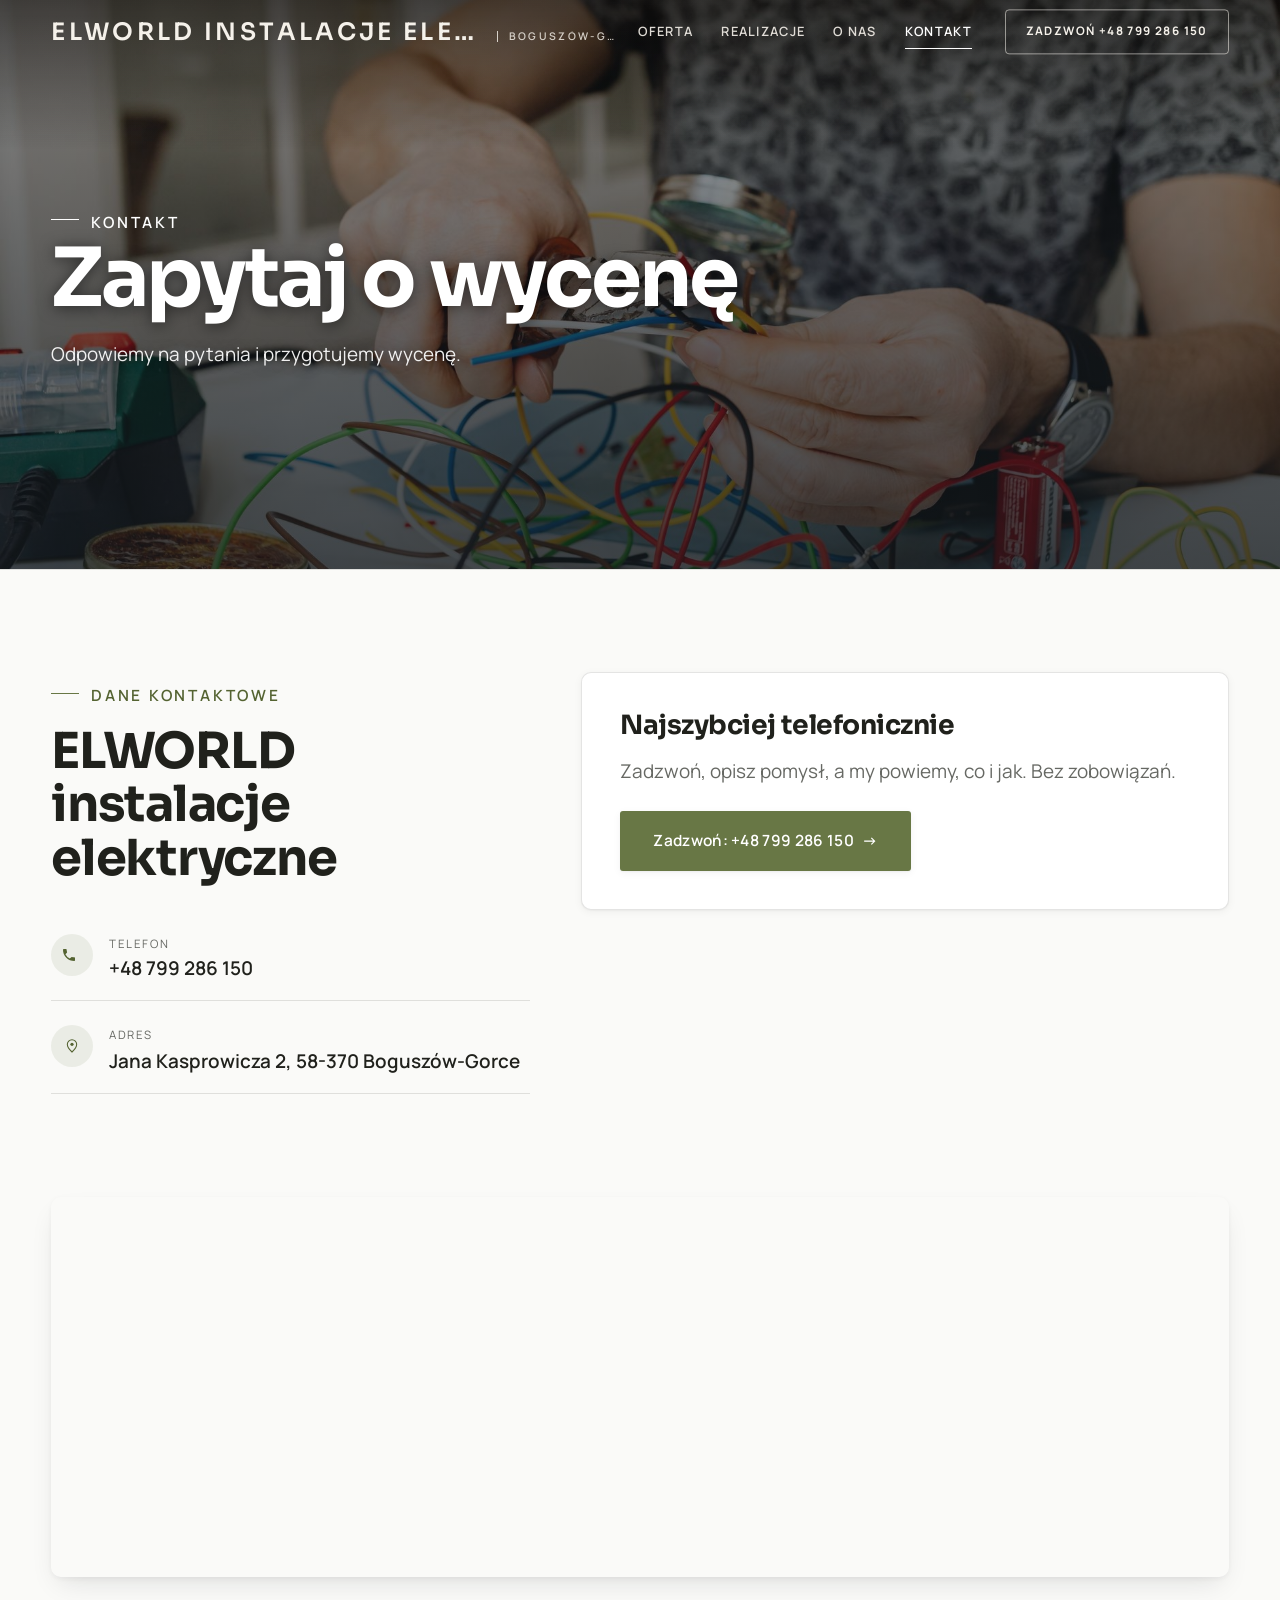
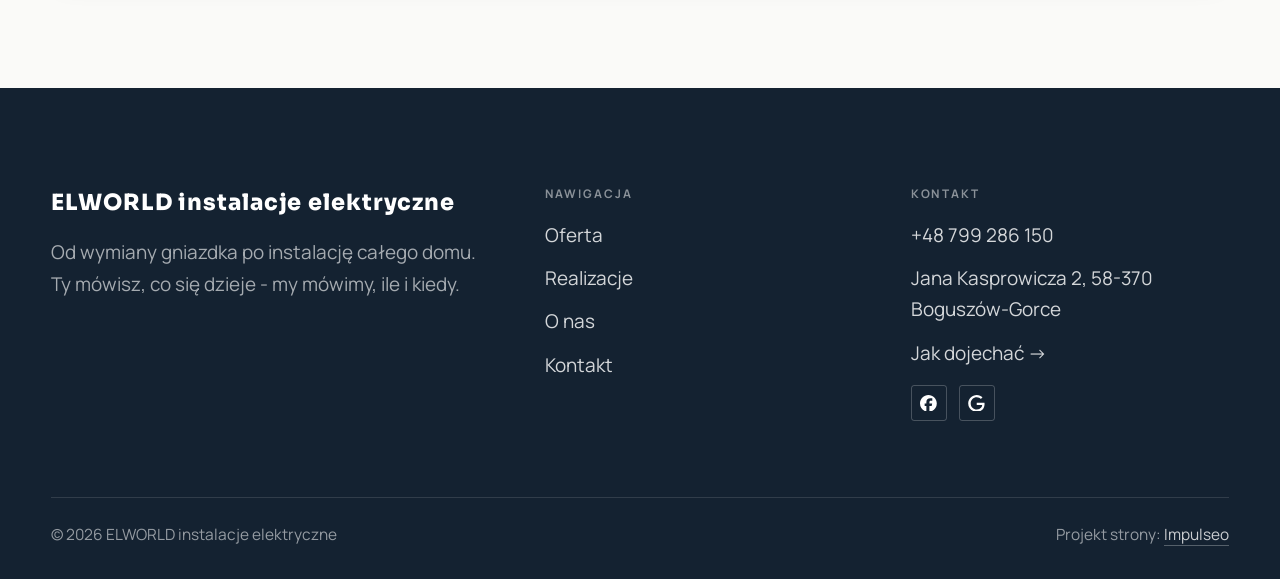
<file: kontakt.html>
<!DOCTYPE html>
<html lang="pl">
<head>
<meta charset="UTF-8">
<meta name="viewport" content="width=device-width, initial-scale=1.0">
<title>Kontakt - ELWORLD instalacje elektryczne</title>
<meta name="description" content="Kontakt ELWORLD instalacje elektryczne - Jana Kasprowicza 2, 58-370 Boguszów-Gorce">
<link rel="canonical" href="https://kris20032.github.io/elworld-instalacje-elektryczne/kontakt.html">
<meta name="robots" content="noindex, nofollow">
<meta property="og:type" content="website">
<meta property="og:locale" content="pl_PL">
<meta property="og:site_name" content="ELWORLD instalacje elektryczne">
<meta property="og:title" content="Kontakt - ELWORLD instalacje elektryczne">
<meta property="og:description" content="Kontakt ELWORLD instalacje elektryczne - Jana Kasprowicza 2, 58-370 Boguszów-Gorce">
<meta property="og:url" content="https://kris20032.github.io/elworld-instalacje-elektryczne/kontakt.html">
<meta property="og:image" content="https://kris20032.github.io/elworld-instalacje-elektryczne/img/og.jpg">
<meta property="og:image:width" content="1200">
<meta property="og:image:height" content="630">
<meta name="twitter:card" content="summary_large_image">
<link rel="preconnect" href="https://fonts.googleapis.com">
<link rel="preconnect" href="https://fonts.gstatic.com" crossorigin>
<link href="https://fonts.googleapis.com/css2?family=Sora:wght@600;700;800&family=Manrope:wght@400;500;600&display=swap" rel="stylesheet">
<link rel="stylesheet" href="assets/styles.css?v=4ad0c863">
</head>
<body>

<header class="nav">
  <div class="wrap nav-inner">
    <a class="brand" href="index.html"><span class="name">ELWORLD instalacje elektryczne</span><span class="sub">Boguszów-Gorce</span></a>
    <nav class="nav-links">
      <a href="oferta.html">Oferta</a>
      <a href="realizacje.html">Realizacje</a>
      <a href="o-nas.html">O nas</a>
      <a href="kontakt.html" class="active" aria-current="page">Kontakt</a>
      <a href="tel:+48799286150" class="btn btn-accent">Zadzwoń +48 799 286 150</a>
    </nav>
    <button class="nav-toggle" aria-label="Menu"><span></span><span></span><span></span></button>
  </div>
</header>

<main>
<section class="pagehead">
  <img src="img/g7.jpg" alt="ELWORLD instalacje elektryczne - Zapytaj o wycenę" width="1880" height="1253" decoding="async">
  <div class="wrap">
    <span class="eyebrow">Kontakt</span>
    <h1>Zapytaj o wycenę</h1>
    <p>Odpowiemy na pytania i przygotujemy wycenę.</p>
  </div>
</section>
<section>
  <div class="wrap contact-grid">
    <div class="reveal">
      <span class="eyebrow">Dane kontaktowe</span>
      <h2 style="margin:var(--space-4) 0 var(--space-6)">ELWORLD instalacje elektryczne</h2>
      <div class="info-list">
        <div class="info-row"><div class="ic"><svg class="ico-tel" width="16" height="16" viewBox="0 0 24 24" fill="none" aria-hidden="true"><path d="M6.6 10.8a15.5 15.5 0 0 0 6.6 6.6l2.2-2.2a1 1 0 0 1 1-.24 11.4 11.4 0 0 0 3.6.58 1 1 0 0 1 1 1V20a1 1 0 0 1-1 1A17 17 0 0 1 3 4a1 1 0 0 1 1-1h3.5a1 1 0 0 1 1 1c0 1.25.2 2.46.58 3.6a1 1 0 0 1-.25 1l-2.23 2.2Z" fill="currentColor"/></svg></div><div><div class="lbl">Telefon</div><a class="val" href="tel:+48799286150">+48 799 286 150</a></div></div>
        <div class="info-row"><div class="ic"><svg class="ico-pin" width="16" height="16" viewBox="0 0 24 24" fill="none" aria-hidden="true"><path d="M12 21s7-6.1 7-11.5A7 7 0 0 0 5 9.5C5 14.9 12 21 12 21Z" stroke="currentColor" stroke-width="1.6" fill="none"/><circle cx="12" cy="9.5" r="2.4" fill="currentColor"/></svg></div><div><div class="lbl">Adres</div><div class="val">Jana Kasprowicza 2, 58-370 Boguszów-Gorce</div></div></div>
      </div>
    </div>
    <div class="reveal">
      <div class="form">
        <h3 style="margin-bottom:var(--space-4)">Najszybciej telefonicznie</h3>
        <p class="muted" style="margin-bottom:var(--space-5)">Zadzwoń, opisz pomysł, a my powiemy, co i jak. Bez zobowiązań.</p>
        <a href="tel:+48799286150" class="btn btn-accent" style="justify-content:center">Zadzwoń: +48 799 286 150 <span class="arr">→</span></a>
      </div>
    </div>
  </div>
</section>
<section style="padding-top:0">
  <div class="wrap reveal">
    <iframe class="map" title="ELWORLD instalacje elektryczne - Boguszów-Gorce" src="https://maps.google.com/maps?q=ELWORLD%20instalacje%20elektryczne%20Bogusz%C3%B3w-Gorce&z=15&output=embed" loading="lazy" referrerpolicy="no-referrer-when-downgrade"></iframe>
  </div>
</section>
</main>

<footer>
  <div class="wrap">
    <div class="foot-grid">
      <div class="foot-brand">
        <div class="name">ELWORLD instalacje elektryczne</div>
        <p>Od wymiany gniazdka po instalację całego domu. Ty mówisz, co się dzieje - my mówimy, ile i kiedy.</p>
      </div>
      <div class="foot-col">
        <h4>Nawigacja</h4>
        <a href="oferta.html">Oferta</a>
        <a href="realizacje.html">Realizacje</a>
        <a href="o-nas.html">O nas</a>
        <a href="kontakt.html">Kontakt</a>
      </div>
      <div class="foot-col">
        <h4>Kontakt</h4>
        <a href="tel:+48799286150">+48 799 286 150</a>
        <p>Jana Kasprowicza 2, 58-370 Boguszów-Gorce</p>
        <a href="https://www.google.com/maps?cid=3255467170717686019" target="_blank" rel="noopener">Jak dojechać →</a>
      <div class="foot-soc">
        <a class="soc" href="https://www.facebook.com/p/S%C5%82awomir-Cury%C5%82o-100004780272509/" target="_blank" rel="noopener" aria-label="Facebook - ELWORLD instalacje elektryczne"><svg viewBox="0 0 24 24" aria-hidden="true" focusable="false"><path d="M9.101 23.691v-7.98H6.627v-3.667h2.474v-1.58c0-4.085 1.848-5.978 5.858-5.978.401 0 .955.042 1.468.103a8.68 8.68 0 0 1 1.141.195v3.325a8.623 8.623 0 0 0-.653-.036 26.805 26.805 0 0 0-.733-.009c-.707 0-1.259.096-1.675.309a1.686 1.686 0 0 0-.679.622c-.258.42-.374.995-.374 1.752v1.297h3.919l-.386 2.103-.287 1.564h-3.246v8.245C19.396 23.238 24 18.179 24 12.044c0-6.627-5.373-12-12-12s-12 5.373-12 12c0 5.628 3.874 10.35 9.101 11.647Z" fill="currentColor"/></svg></a>
        <a class="soc" href="https://www.google.com/maps?cid=3255467170717686019" target="_blank" rel="noopener" aria-label="Google - ELWORLD instalacje elektryczne"><svg viewBox="0 0 24 24" aria-hidden="true" focusable="false"><path d="M12.48 10.92v3.28h7.84c-.24 1.84-.853 3.187-1.787 4.133-1.147 1.147-2.933 2.4-6.053 2.4-4.827 0-8.6-3.893-8.6-8.72s3.773-8.72 8.6-8.72c2.6 0 4.507 1.027 5.907 2.347l2.307-2.307C18.747 1.44 16.133 0 12.48 0 5.867 0 .307 5.387.307 12s5.56 12 12.173 12c3.573 0 6.267-1.173 8.373-3.36 2.16-2.16 2.84-5.213 2.84-7.667 0-.76-.053-1.467-.173-2.053H12.48z" fill="currentColor"/></svg></a>
      </div>
      </div>
    </div>
    <div class="foot-bot">
      <span>© 2026 ELWORLD instalacje elektryczne</span>
      <span>Projekt strony: <a class="foot-credit" href="https://impulseo.pl" target="_blank" rel="noopener">Impulseo</a></span>
    </div>
  </div>
</footer>
<div class="sticky-call"><a class="sc-call" href="tel:+48799286150"><svg class="ico-tel" width="16" height="16" viewBox="0 0 24 24" fill="none" aria-hidden="true"><path d="M6.6 10.8a15.5 15.5 0 0 0 6.6 6.6l2.2-2.2a1 1 0 0 1 1-.24 11.4 11.4 0 0 0 3.6.58 1 1 0 0 1 1 1V20a1 1 0 0 1-1 1A17 17 0 0 1 3 4a1 1 0 0 1 1-1h3.5a1 1 0 0 1 1 1c0 1.25.2 2.46.58 3.6a1 1 0 0 1-.25 1l-2.23 2.2Z" fill="currentColor"/></svg> Zadzwoń</a><a class="sc-quote" href="kontakt.html">Bezpłatna wycena</a></div>
<div class="demo-wazne" data-do="2026-09-02" data-cykl="3" hidden><svg class="dw-ico" width="13" height="13" viewBox="0 0 24 24" fill="none" aria-hidden="true"><circle cx="12" cy="12" r="8.6" stroke="currentColor" stroke-width="1.8"/><path d="M12 7.2V12l3.3 2" stroke="currentColor" stroke-width="1.8" stroke-linecap="round"/></svg><span class="dw-txt"></span></div>

<script src="assets/main.js"></script>
</body>
</html>
</file>
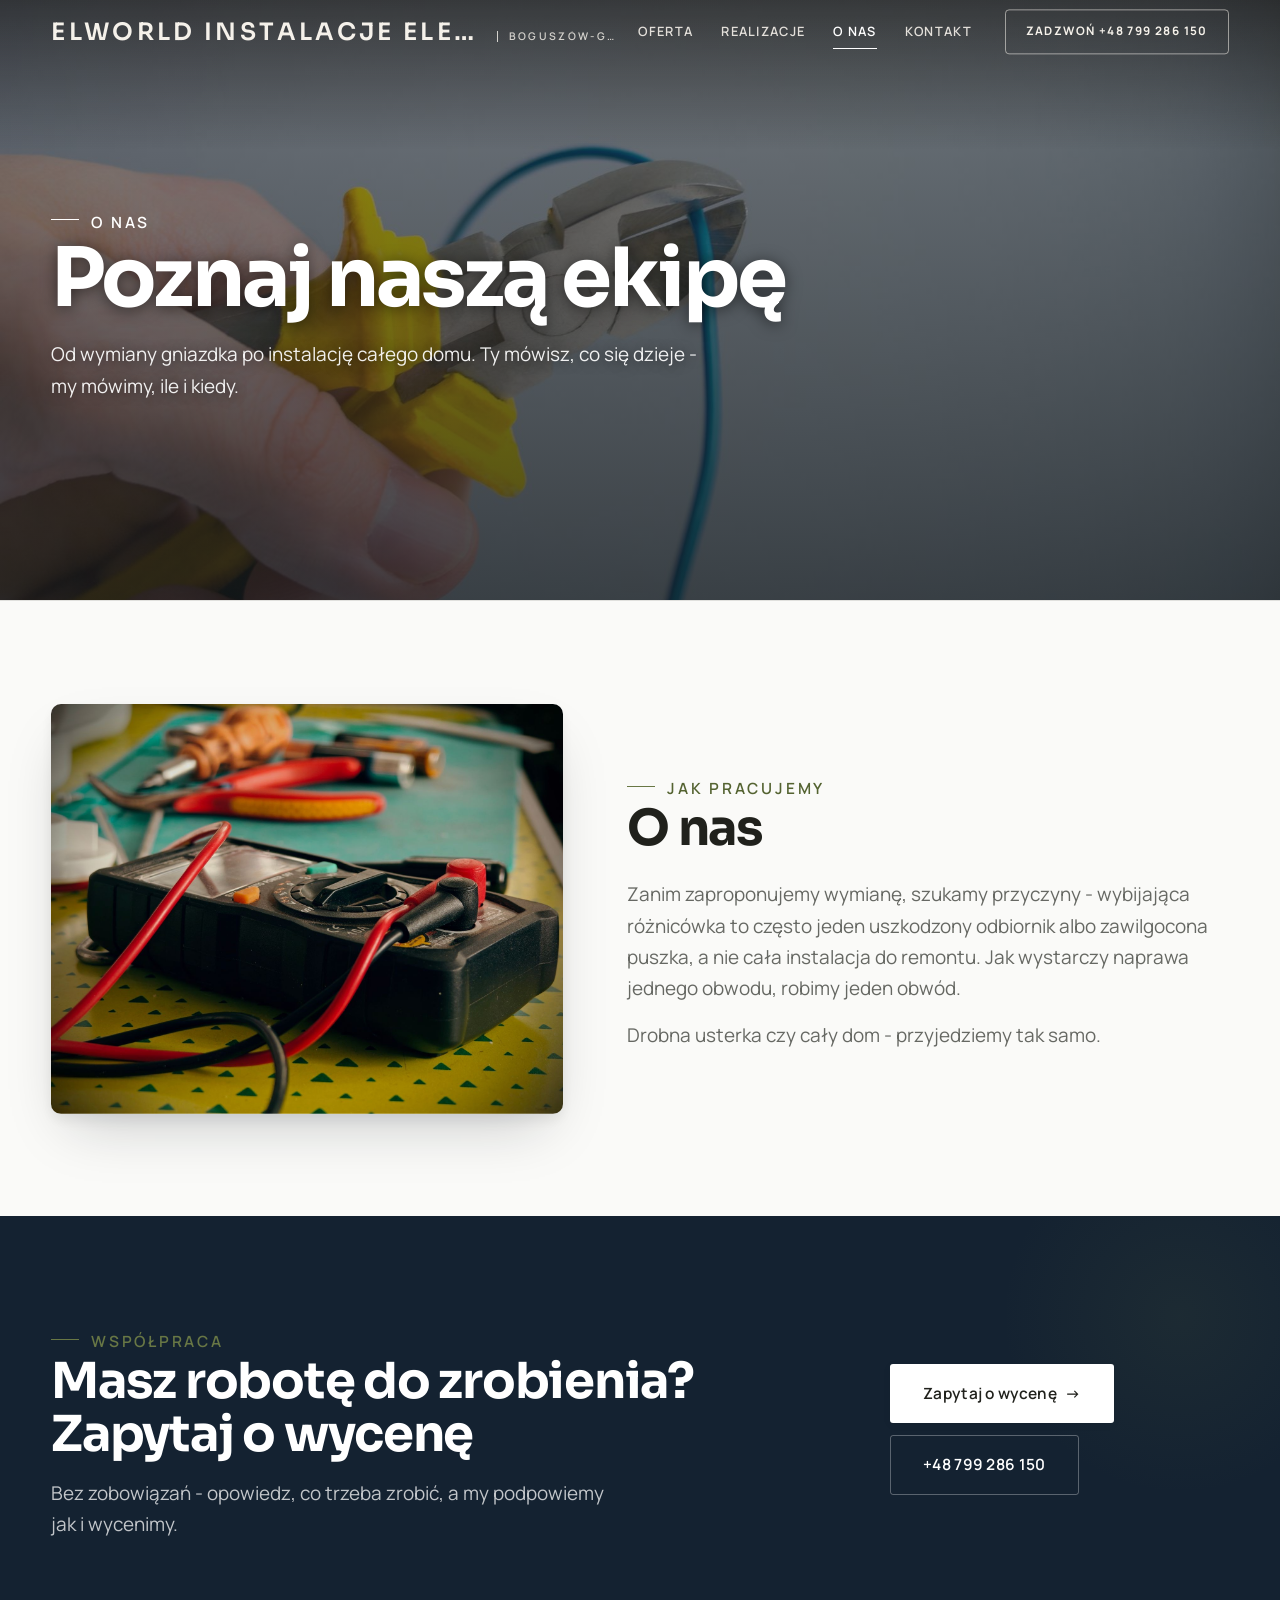
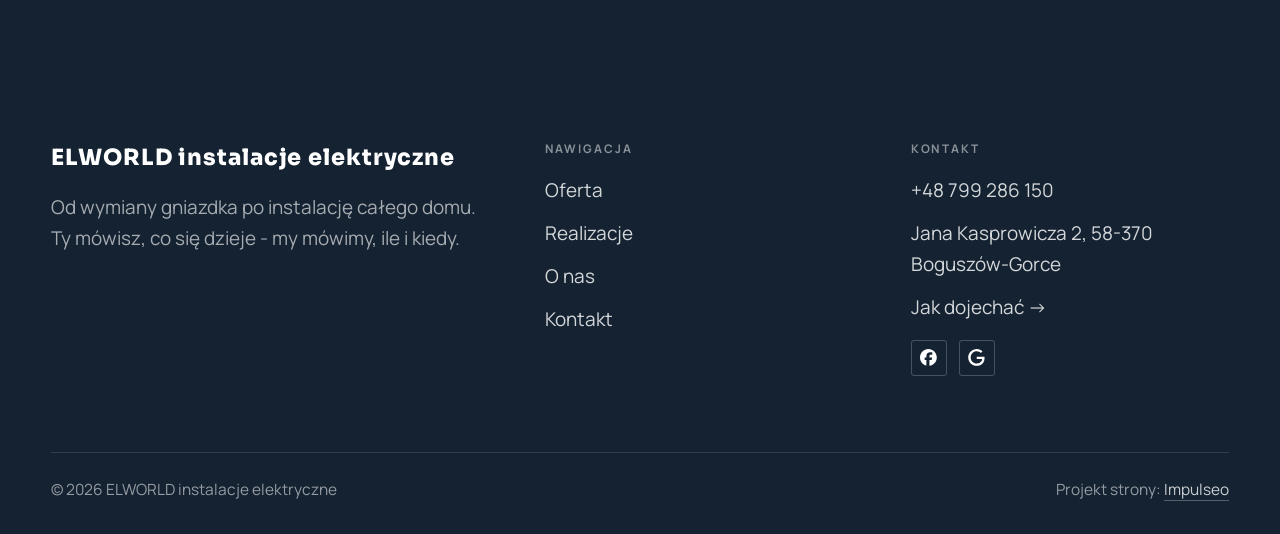
<file: o-nas.html>
<!DOCTYPE html>
<html lang="pl">
<head>
<meta charset="UTF-8">
<meta name="viewport" content="width=device-width, initial-scale=1.0">
<title>O nas - ELWORLD instalacje elektryczne</title>
<meta name="description" content="Elektryk w Boguszowie-Gorcach z dojazdem. Awarie, instalacje, rozdzielnice, oświetlenie, pomiary z protokołem. Cenę znasz przed robotą. Zadzwoń: +48 799 286 150.">
<link rel="canonical" href="https://kris20032.github.io/elworld-instalacje-elektryczne/o-nas.html">
<meta name="robots" content="noindex, nofollow">
<meta property="og:type" content="website">
<meta property="og:locale" content="pl_PL">
<meta property="og:site_name" content="ELWORLD instalacje elektryczne">
<meta property="og:title" content="O nas - ELWORLD instalacje elektryczne">
<meta property="og:description" content="Elektryk w Boguszowie-Gorcach z dojazdem. Awarie, instalacje, rozdzielnice, oświetlenie, pomiary z protokołem. Cenę znasz przed robotą. Zadzwoń: +48 799 286 150.">
<meta property="og:url" content="https://kris20032.github.io/elworld-instalacje-elektryczne/o-nas.html">
<meta property="og:image" content="https://kris20032.github.io/elworld-instalacje-elektryczne/img/og.jpg">
<meta property="og:image:width" content="1200">
<meta property="og:image:height" content="630">
<meta name="twitter:card" content="summary_large_image">
<link rel="preconnect" href="https://fonts.googleapis.com">
<link rel="preconnect" href="https://fonts.gstatic.com" crossorigin>
<link href="https://fonts.googleapis.com/css2?family=Sora:wght@600;700;800&family=Manrope:wght@400;500;600&display=swap" rel="stylesheet">
<link rel="stylesheet" href="assets/styles.css?v=4ad0c863">
</head>
<body>

<header class="nav">
  <div class="wrap nav-inner">
    <a class="brand" href="index.html"><span class="name">ELWORLD instalacje elektryczne</span><span class="sub">Boguszów-Gorce</span></a>
    <nav class="nav-links">
      <a href="oferta.html">Oferta</a>
      <a href="realizacje.html">Realizacje</a>
      <a href="o-nas.html" class="active" aria-current="page">O nas</a>
      <a href="kontakt.html">Kontakt</a>
      <a href="tel:+48799286150" class="btn btn-accent">Zadzwoń +48 799 286 150</a>
    </nav>
    <button class="nav-toggle" aria-label="Menu"><span></span><span></span><span></span></button>
  </div>
</header>

<main>
<section class="pagehead">
  <img src="img/g5.jpg" alt="ELWORLD instalacje elektryczne - Poznaj naszą ekipę" width="1880" height="1253" decoding="async">
  <div class="wrap">
    <span class="eyebrow">O nas</span>
    <h1>Poznaj naszą ekipę</h1>
    <p>Od wymiany gniazdka po instalację całego domu. Ty mówisz, co się dzieje - my mówimy, ile i kiedy.</p>
  </div>
</section>
<section>
  <div class="wrap split">
    <div class="split-art reveal"><img src="img/g6.jpg" alt="ELWORLD instalacje elektryczne" loading="lazy" width="1731" height="1300" decoding="async"></div>
    <div class="split-copy reveal">
      <span class="eyebrow">Jak pracujemy</span>
      <h2>O nas</h2>
      <p class="muted">Zanim zaproponujemy wymianę, szukamy przyczyny - wybijająca różnicówka to często jeden uszkodzony odbiornik albo zawilgocona puszka, a nie cała instalacja do remontu. Jak wystarczy naprawa jednego obwodu, robimy jeden obwód.</p>
      <p class="muted">Drobna usterka czy cały dom - przyjedziemy tak samo.</p>
    </div>
  </div>
</section>


<section class="cta">
  <div class="wrap">
    <div class="reveal">
      <span class="eyebrow">Współpraca</span>
      <h2>Masz robotę do zrobienia? Zapytaj o wycenę</h2>
      <p>Bez zobowiązań - opowiedz, co trzeba zrobić, a my podpowiemy jak i wycenimy.</p>
    </div>
    <div class="cta-actions reveal">
      <a href="kontakt.html" class="btn btn-light">Zapytaj o wycenę <span class="arr">→</span></a>
      <a href="tel:+48799286150" class="btn btn-ghost btn-ghost-cta">+48 799 286 150</a>
    </div>
  </div>
</section>
</main>

<footer>
  <div class="wrap">
    <div class="foot-grid">
      <div class="foot-brand">
        <div class="name">ELWORLD instalacje elektryczne</div>
        <p>Od wymiany gniazdka po instalację całego domu. Ty mówisz, co się dzieje - my mówimy, ile i kiedy.</p>
      </div>
      <div class="foot-col">
        <h4>Nawigacja</h4>
        <a href="oferta.html">Oferta</a>
        <a href="realizacje.html">Realizacje</a>
        <a href="o-nas.html">O nas</a>
        <a href="kontakt.html">Kontakt</a>
      </div>
      <div class="foot-col">
        <h4>Kontakt</h4>
        <a href="tel:+48799286150">+48 799 286 150</a>
        <p>Jana Kasprowicza 2, 58-370 Boguszów-Gorce</p>
        <a href="https://www.google.com/maps?cid=3255467170717686019" target="_blank" rel="noopener">Jak dojechać →</a>
      <div class="foot-soc">
        <a class="soc" href="https://www.facebook.com/p/S%C5%82awomir-Cury%C5%82o-100004780272509/" target="_blank" rel="noopener" aria-label="Facebook - ELWORLD instalacje elektryczne"><svg viewBox="0 0 24 24" aria-hidden="true" focusable="false"><path d="M9.101 23.691v-7.98H6.627v-3.667h2.474v-1.58c0-4.085 1.848-5.978 5.858-5.978.401 0 .955.042 1.468.103a8.68 8.68 0 0 1 1.141.195v3.325a8.623 8.623 0 0 0-.653-.036 26.805 26.805 0 0 0-.733-.009c-.707 0-1.259.096-1.675.309a1.686 1.686 0 0 0-.679.622c-.258.42-.374.995-.374 1.752v1.297h3.919l-.386 2.103-.287 1.564h-3.246v8.245C19.396 23.238 24 18.179 24 12.044c0-6.627-5.373-12-12-12s-12 5.373-12 12c0 5.628 3.874 10.35 9.101 11.647Z" fill="currentColor"/></svg></a>
        <a class="soc" href="https://www.google.com/maps?cid=3255467170717686019" target="_blank" rel="noopener" aria-label="Google - ELWORLD instalacje elektryczne"><svg viewBox="0 0 24 24" aria-hidden="true" focusable="false"><path d="M12.48 10.92v3.28h7.84c-.24 1.84-.853 3.187-1.787 4.133-1.147 1.147-2.933 2.4-6.053 2.4-4.827 0-8.6-3.893-8.6-8.72s3.773-8.72 8.6-8.72c2.6 0 4.507 1.027 5.907 2.347l2.307-2.307C18.747 1.44 16.133 0 12.48 0 5.867 0 .307 5.387.307 12s5.56 12 12.173 12c3.573 0 6.267-1.173 8.373-3.36 2.16-2.16 2.84-5.213 2.84-7.667 0-.76-.053-1.467-.173-2.053H12.48z" fill="currentColor"/></svg></a>
      </div>
      </div>
    </div>
    <div class="foot-bot">
      <span>© 2026 ELWORLD instalacje elektryczne</span>
      <span>Projekt strony: <a class="foot-credit" href="https://impulseo.pl" target="_blank" rel="noopener">Impulseo</a></span>
    </div>
  </div>
</footer>
<div class="sticky-call"><a class="sc-call" href="tel:+48799286150"><svg class="ico-tel" width="16" height="16" viewBox="0 0 24 24" fill="none" aria-hidden="true"><path d="M6.6 10.8a15.5 15.5 0 0 0 6.6 6.6l2.2-2.2a1 1 0 0 1 1-.24 11.4 11.4 0 0 0 3.6.58 1 1 0 0 1 1 1V20a1 1 0 0 1-1 1A17 17 0 0 1 3 4a1 1 0 0 1 1-1h3.5a1 1 0 0 1 1 1c0 1.25.2 2.46.58 3.6a1 1 0 0 1-.25 1l-2.23 2.2Z" fill="currentColor"/></svg> Zadzwoń</a><a class="sc-quote" href="kontakt.html">Bezpłatna wycena</a></div>
<div class="demo-wazne" data-do="2026-09-02" data-cykl="3" hidden><svg class="dw-ico" width="13" height="13" viewBox="0 0 24 24" fill="none" aria-hidden="true"><circle cx="12" cy="12" r="8.6" stroke="currentColor" stroke-width="1.8"/><path d="M12 7.2V12l3.3 2" stroke="currentColor" stroke-width="1.8" stroke-linecap="round"/></svg><span class="dw-txt"></span></div>

<script src="assets/main.js"></script>
</body>
</html>
</file>
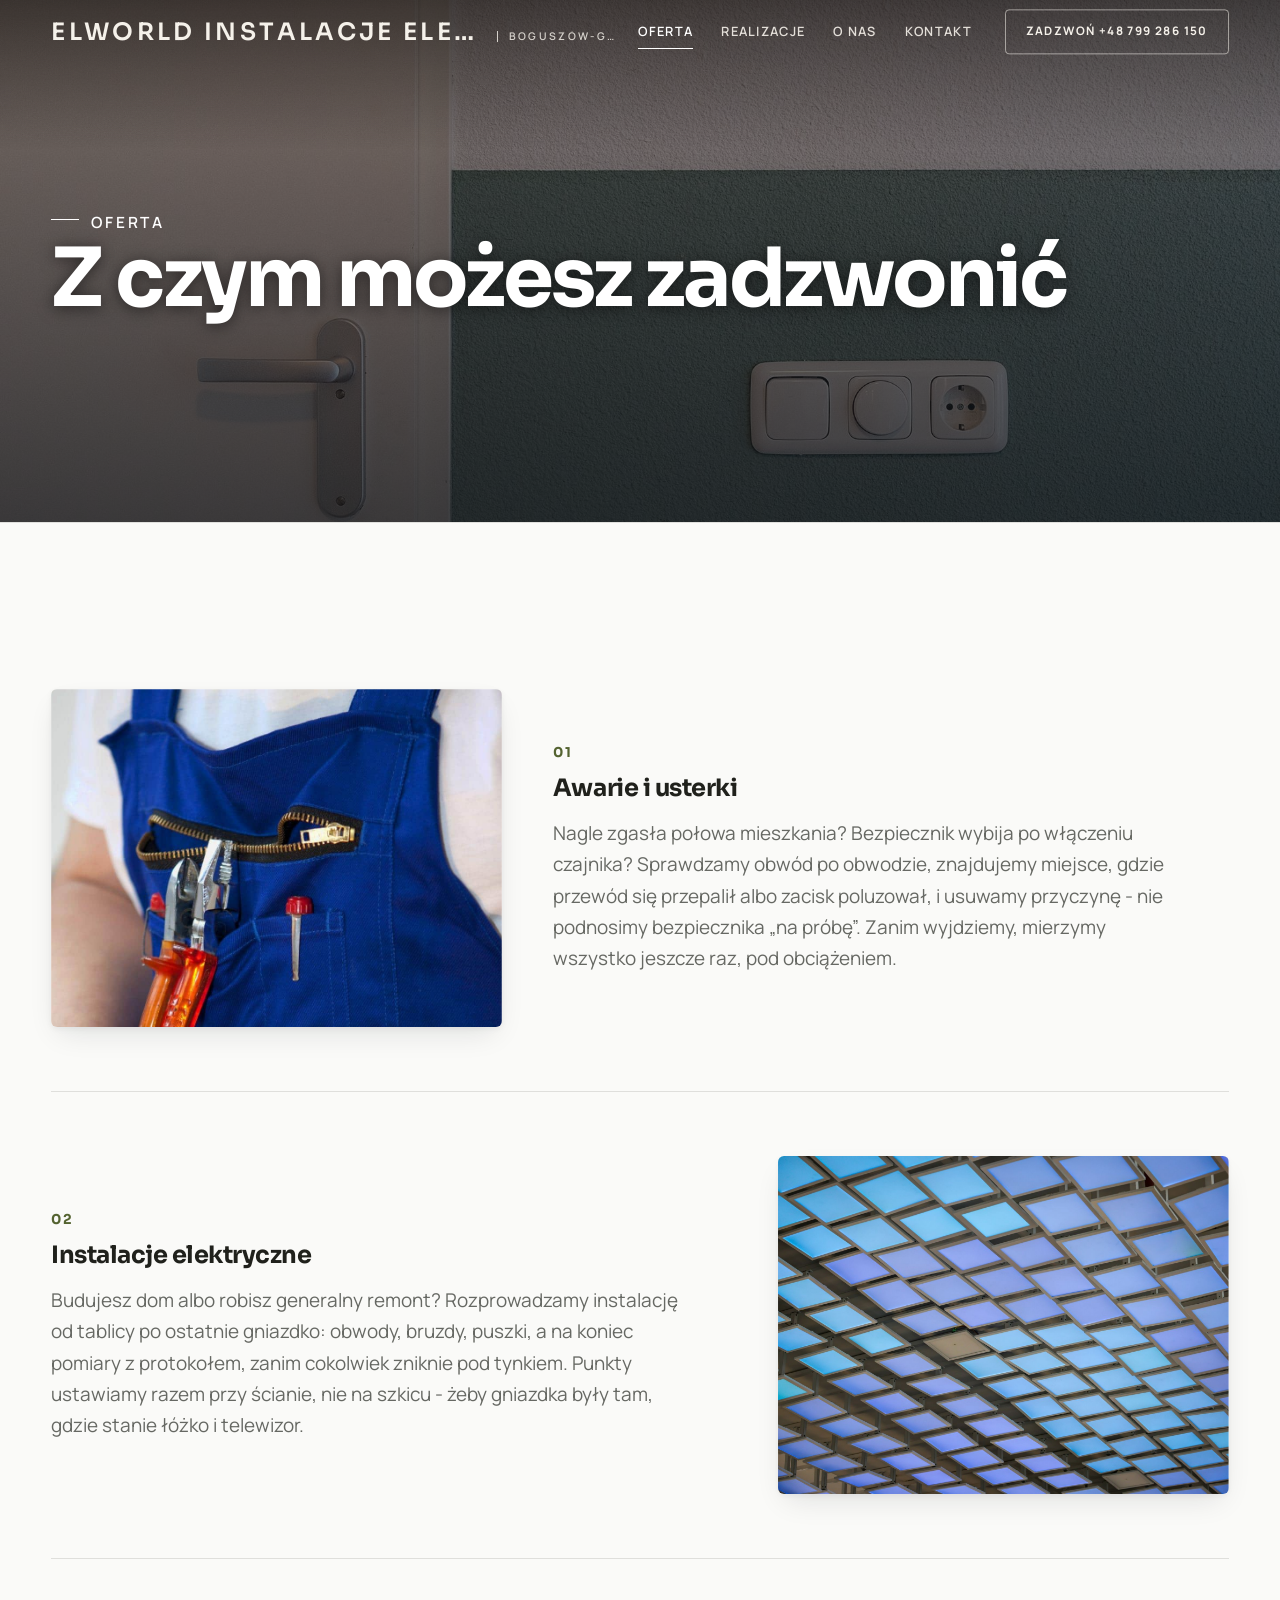
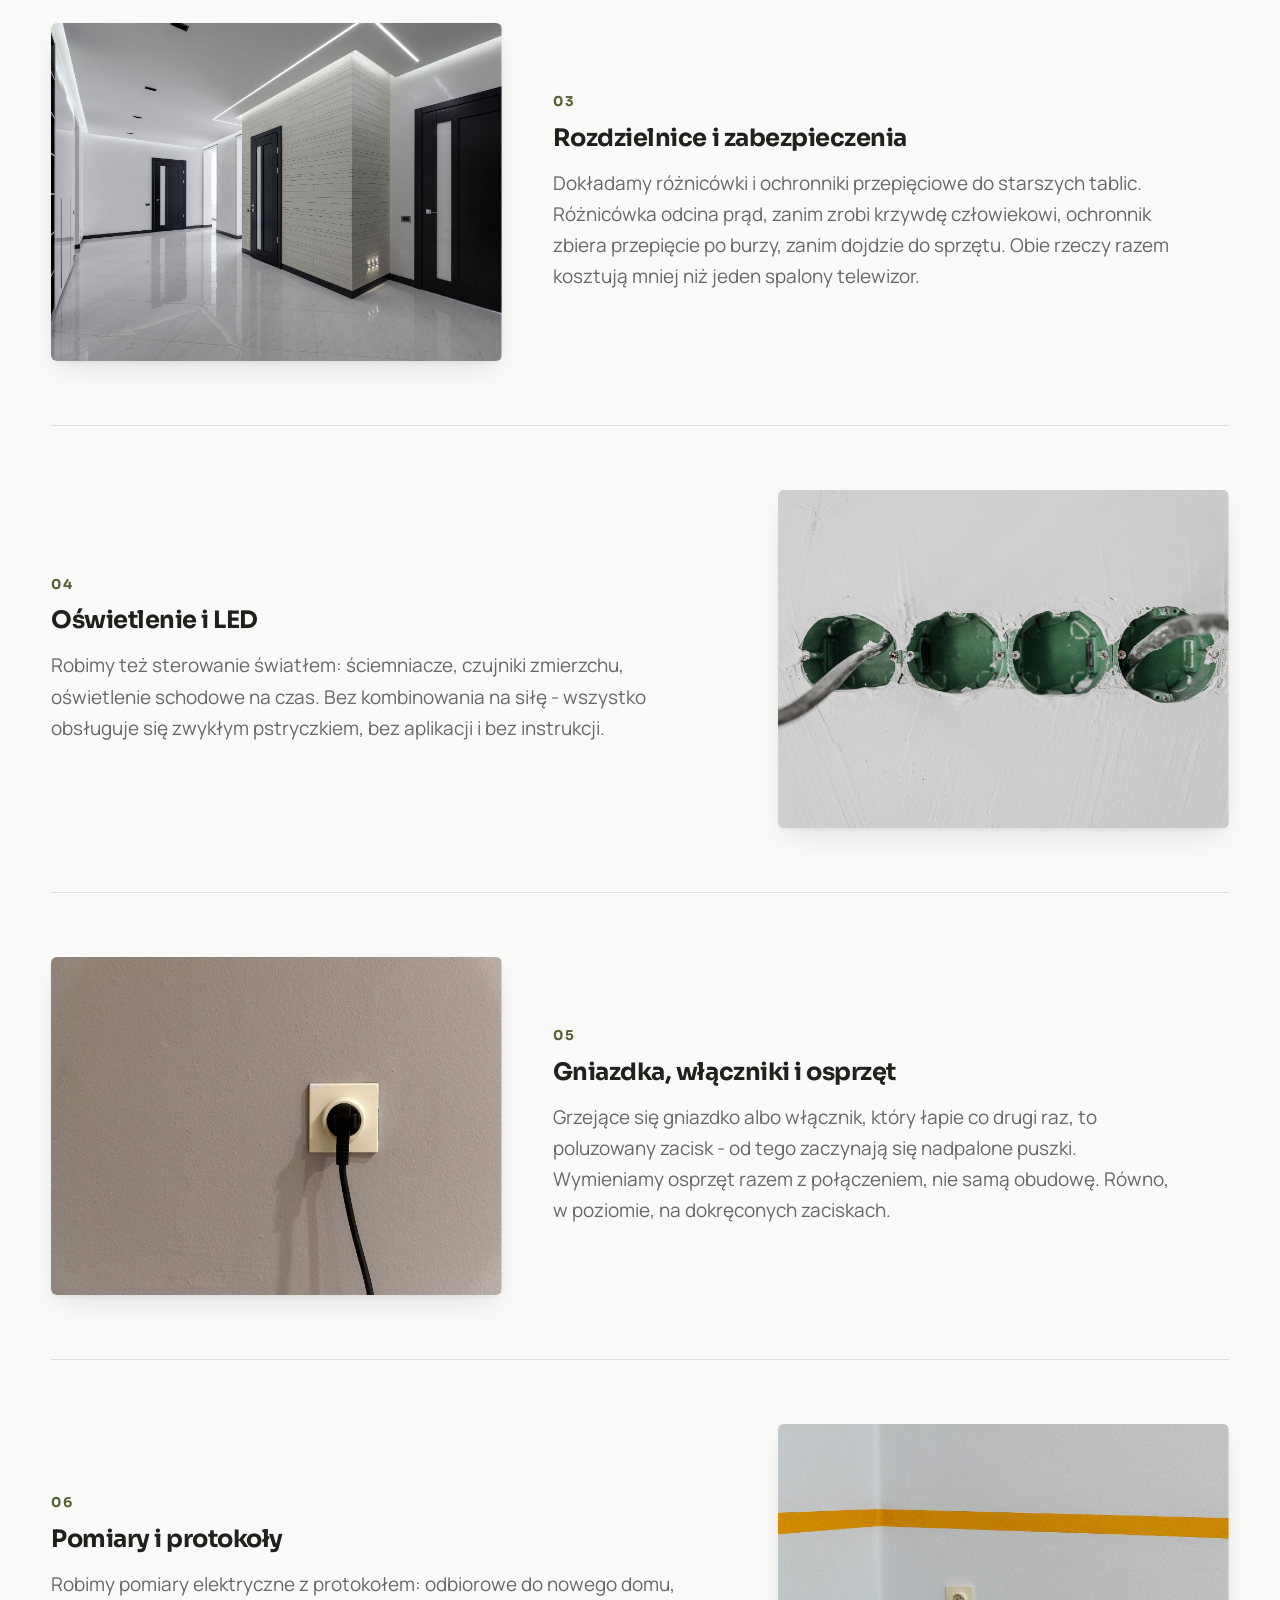
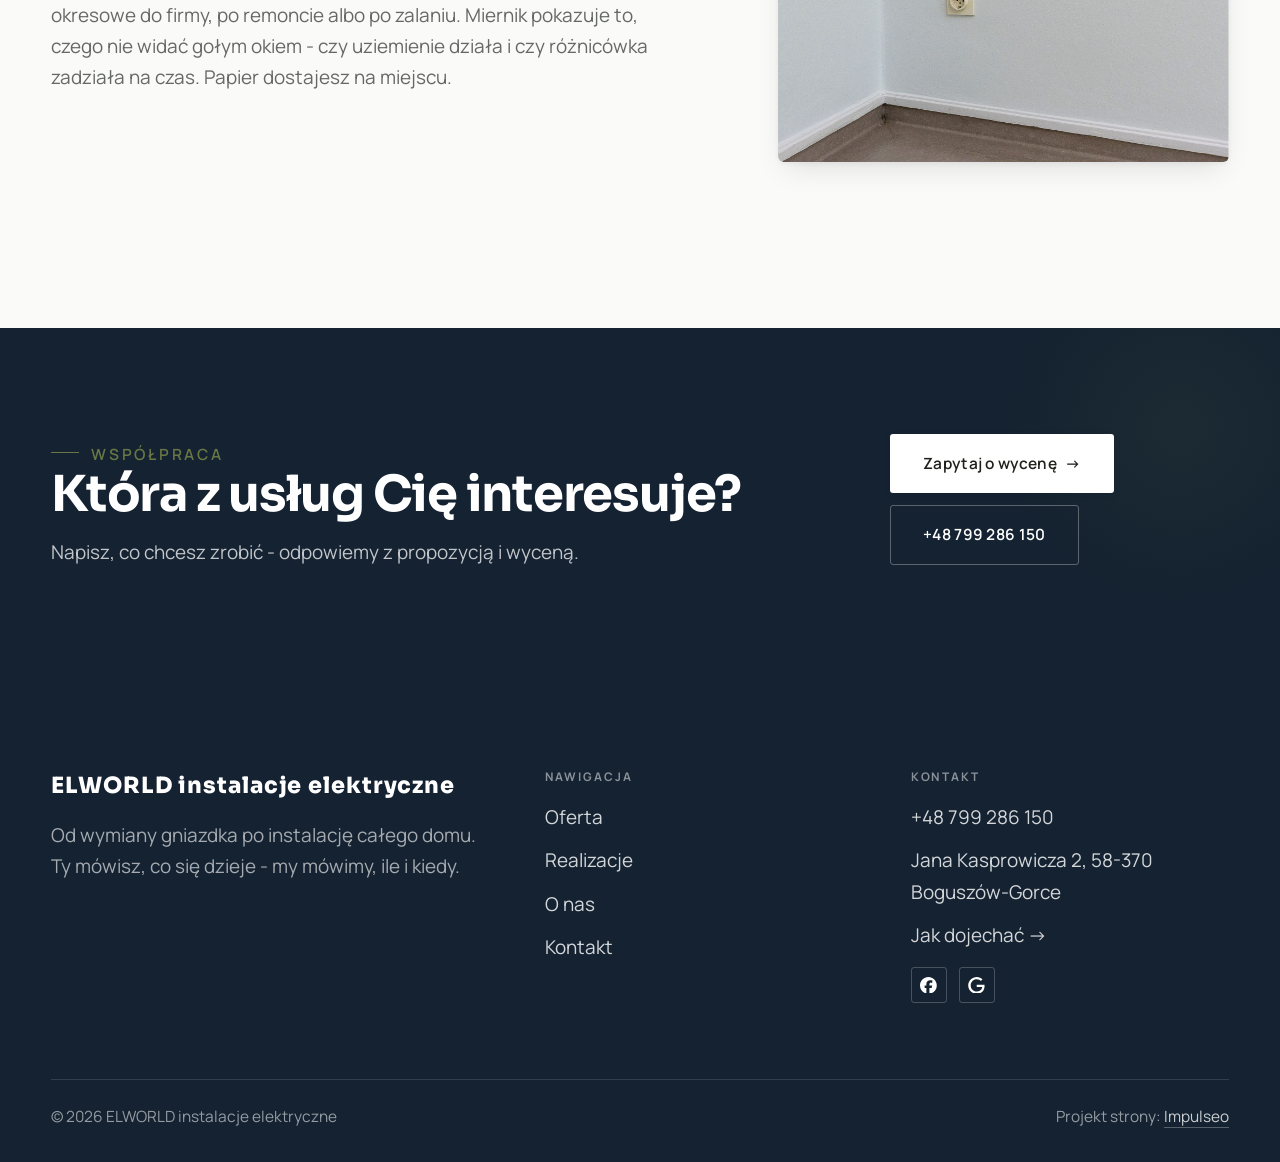
<file: oferta.html>
<!DOCTYPE html>
<html lang="pl">
<head>
<meta charset="UTF-8">
<meta name="viewport" content="width=device-width, initial-scale=1.0">
<title>Oferta - ELWORLD instalacje elektryczne</title>
<meta name="description" content="Elektryk w Boguszowie-Gorcach z dojazdem. Awarie, instalacje, rozdzielnice, oświetlenie, pomiary z protokołem. Cenę znasz przed robotą. Zadzwoń: +48 799 286 150.">
<link rel="canonical" href="https://kris20032.github.io/elworld-instalacje-elektryczne/oferta.html">
<meta name="robots" content="noindex, nofollow">
<meta property="og:type" content="website">
<meta property="og:locale" content="pl_PL">
<meta property="og:site_name" content="ELWORLD instalacje elektryczne">
<meta property="og:title" content="Oferta - ELWORLD instalacje elektryczne">
<meta property="og:description" content="Elektryk w Boguszowie-Gorcach z dojazdem. Awarie, instalacje, rozdzielnice, oświetlenie, pomiary z protokołem. Cenę znasz przed robotą. Zadzwoń: +48 799 286 150.">
<meta property="og:url" content="https://kris20032.github.io/elworld-instalacje-elektryczne/oferta.html">
<meta property="og:image" content="https://kris20032.github.io/elworld-instalacje-elektryczne/img/og.jpg">
<meta property="og:image:width" content="1200">
<meta property="og:image:height" content="630">
<meta name="twitter:card" content="summary_large_image">
<link rel="preconnect" href="https://fonts.googleapis.com">
<link rel="preconnect" href="https://fonts.gstatic.com" crossorigin>
<link href="https://fonts.googleapis.com/css2?family=Sora:wght@600;700;800&family=Manrope:wght@400;500;600&display=swap" rel="stylesheet">
<link rel="stylesheet" href="assets/styles.css?v=4ad0c863">
</head>
<body>

<header class="nav">
  <div class="wrap nav-inner">
    <a class="brand" href="index.html"><span class="name">ELWORLD instalacje elektryczne</span><span class="sub">Boguszów-Gorce</span></a>
    <nav class="nav-links">
      <a href="oferta.html" class="active" aria-current="page">Oferta</a>
      <a href="realizacje.html">Realizacje</a>
      <a href="o-nas.html">O nas</a>
      <a href="kontakt.html">Kontakt</a>
      <a href="tel:+48799286150" class="btn btn-accent">Zadzwoń +48 799 286 150</a>
    </nav>
    <button class="nav-toggle" aria-label="Menu"><span></span><span></span><span></span></button>
  </div>
</header>

<main>
<section class="pagehead">
  <img src="img/g4.jpg" alt="ELWORLD instalacje elektryczne - Z czym możesz zadzwonić" width="1880" height="1255" decoding="async">
  <div class="wrap">
    <span class="eyebrow">Oferta</span>
    <h1>Z czym możesz zadzwonić</h1>
  </div>
</section>
<section>
  <div class="wrap">
    <div class="svc-row reveal">
      <div class="svc-row-art"><img src="img/g11.jpg" alt="Awarie i usterki" loading="lazy" width="1366" height="768" decoding="async"></div>
      <div>
        <span class="num">01</span>
        <h3>Awarie i usterki</h3>
        <p class="muted">Nagle zgasła połowa mieszkania? Bezpiecznik wybija po włączeniu czajnika? Sprawdzamy obwód po obwodzie, znajdujemy miejsce, gdzie przewód się przepalił albo zacisk poluzował, i usuwamy przyczynę - nie podnosimy bezpiecznika „na próbę”. Zanim wyjdziemy, mierzymy wszystko jeszcze raz, pod obciążeniem.</p>
      </div>
    </div>
    <div class="svc-row rev reveal">
      <div class="svc-row-art"><img src="img/g12.jpg" alt="Instalacje elektryczne" loading="lazy" width="1880" height="1254" decoding="async"></div>
      <div>
        <span class="num">02</span>
        <h3>Instalacje elektryczne</h3>
        <p class="muted">Budujesz dom albo robisz generalny remont? Rozprowadzamy instalację od tablicy po ostatnie gniazdko: obwody, bruzdy, puszki, a na koniec pomiary z protokołem, zanim cokolwiek zniknie pod tynkiem. Punkty ustawiamy razem przy ścianie, nie na szkicu - żeby gniazdka były tam, gdzie stanie łóżko i telewizor.</p>
      </div>
    </div>
    <div class="svc-row reveal">
      <div class="svc-row-art"><img src="img/about.jpg" alt="Rozdzielnice i zabezpieczenia" loading="lazy" width="1880" height="1255" decoding="async"></div>
      <div>
        <span class="num">03</span>
        <h3>Rozdzielnice i zabezpieczenia</h3>
        <p class="muted">Dokładamy różnicówki i ochronniki przepięciowe do starszych tablic. Różnicówka odcina prąd, zanim zrobi krzywdę człowiekowi, ochronnik zbiera przepięcie po burzy, zanim dojdzie do sprzętu. Obie rzeczy razem kosztują mniej niż jeden spalony telewizor.</p>
      </div>
    </div>
    <div class="svc-row rev reveal">
      <div class="svc-row-art"><img src="img/g1.jpg" alt="Oświetlenie i LED" loading="lazy" width="1880" height="1255" decoding="async"></div>
      <div>
        <span class="num">04</span>
        <h3>Oświetlenie i LED</h3>
        <p class="muted">Robimy też sterowanie światłem: ściemniacze, czujniki zmierzchu, oświetlenie schodowe na czas. Bez kombinowania na siłę - wszystko obsługuje się zwykłym pstryczkiem, bez aplikacji i bez instrukcji.</p>
      </div>
    </div>
    <div class="svc-row reveal">
      <div class="svc-row-art"><img src="img/g2.jpg" alt="Gniazdka, włączniki i osprzęt" loading="lazy" width="1880" height="1255" decoding="async"></div>
      <div>
        <span class="num">05</span>
        <h3>Gniazdka, włączniki i osprzęt</h3>
        <p class="muted">Grzejące się gniazdko albo włącznik, który łapie co drugi raz, to poluzowany zacisk - od tego zaczynają się nadpalone puszki. Wymieniamy osprzęt razem z połączeniem, nie samą obudowę. Równo, w poziomie, na dokręconych zaciskach.</p>
      </div>
    </div>
    <div class="svc-row rev reveal">
      <div class="svc-row-art"><img src="img/g3.jpg" alt="Pomiary i protokoły" loading="lazy" width="1880" height="1255" decoding="async"></div>
      <div>
        <span class="num">06</span>
        <h3>Pomiary i protokoły</h3>
        <p class="muted">Robimy pomiary elektryczne z protokołem: odbiorowe do nowego domu, okresowe do firmy, po remoncie albo po zalaniu. Miernik pokazuje to, czego nie widać gołym okiem - czy uziemienie działa i czy różnicówka zadziała na czas. Papier dostajesz na miejscu.</p>
      </div>
    </div>
  </div>
</section>

<section class="cta">
  <div class="wrap">
    <div class="reveal">
      <span class="eyebrow">Współpraca</span>
      <h2>Która z usług Cię interesuje?</h2>
      <p>Napisz, co chcesz zrobić - odpowiemy z propozycją i wyceną.</p>
    </div>
    <div class="cta-actions reveal">
      <a href="kontakt.html" class="btn btn-light">Zapytaj o wycenę <span class="arr">→</span></a>
      <a href="tel:+48799286150" class="btn btn-ghost btn-ghost-cta">+48 799 286 150</a>
    </div>
  </div>
</section>
</main>

<footer>
  <div class="wrap">
    <div class="foot-grid">
      <div class="foot-brand">
        <div class="name">ELWORLD instalacje elektryczne</div>
        <p>Od wymiany gniazdka po instalację całego domu. Ty mówisz, co się dzieje - my mówimy, ile i kiedy.</p>
      </div>
      <div class="foot-col">
        <h4>Nawigacja</h4>
        <a href="oferta.html">Oferta</a>
        <a href="realizacje.html">Realizacje</a>
        <a href="o-nas.html">O nas</a>
        <a href="kontakt.html">Kontakt</a>
      </div>
      <div class="foot-col">
        <h4>Kontakt</h4>
        <a href="tel:+48799286150">+48 799 286 150</a>
        <p>Jana Kasprowicza 2, 58-370 Boguszów-Gorce</p>
        <a href="https://www.google.com/maps?cid=3255467170717686019" target="_blank" rel="noopener">Jak dojechać →</a>
      <div class="foot-soc">
        <a class="soc" href="https://www.facebook.com/p/S%C5%82awomir-Cury%C5%82o-100004780272509/" target="_blank" rel="noopener" aria-label="Facebook - ELWORLD instalacje elektryczne"><svg viewBox="0 0 24 24" aria-hidden="true" focusable="false"><path d="M9.101 23.691v-7.98H6.627v-3.667h2.474v-1.58c0-4.085 1.848-5.978 5.858-5.978.401 0 .955.042 1.468.103a8.68 8.68 0 0 1 1.141.195v3.325a8.623 8.623 0 0 0-.653-.036 26.805 26.805 0 0 0-.733-.009c-.707 0-1.259.096-1.675.309a1.686 1.686 0 0 0-.679.622c-.258.42-.374.995-.374 1.752v1.297h3.919l-.386 2.103-.287 1.564h-3.246v8.245C19.396 23.238 24 18.179 24 12.044c0-6.627-5.373-12-12-12s-12 5.373-12 12c0 5.628 3.874 10.35 9.101 11.647Z" fill="currentColor"/></svg></a>
        <a class="soc" href="https://www.google.com/maps?cid=3255467170717686019" target="_blank" rel="noopener" aria-label="Google - ELWORLD instalacje elektryczne"><svg viewBox="0 0 24 24" aria-hidden="true" focusable="false"><path d="M12.48 10.92v3.28h7.84c-.24 1.84-.853 3.187-1.787 4.133-1.147 1.147-2.933 2.4-6.053 2.4-4.827 0-8.6-3.893-8.6-8.72s3.773-8.72 8.6-8.72c2.6 0 4.507 1.027 5.907 2.347l2.307-2.307C18.747 1.44 16.133 0 12.48 0 5.867 0 .307 5.387.307 12s5.56 12 12.173 12c3.573 0 6.267-1.173 8.373-3.36 2.16-2.16 2.84-5.213 2.84-7.667 0-.76-.053-1.467-.173-2.053H12.48z" fill="currentColor"/></svg></a>
      </div>
      </div>
    </div>
    <div class="foot-bot">
      <span>© 2026 ELWORLD instalacje elektryczne</span>
      <span>Projekt strony: <a class="foot-credit" href="https://impulseo.pl" target="_blank" rel="noopener">Impulseo</a></span>
    </div>
  </div>
</footer>
<div class="sticky-call"><a class="sc-call" href="tel:+48799286150"><svg class="ico-tel" width="16" height="16" viewBox="0 0 24 24" fill="none" aria-hidden="true"><path d="M6.6 10.8a15.5 15.5 0 0 0 6.6 6.6l2.2-2.2a1 1 0 0 1 1-.24 11.4 11.4 0 0 0 3.6.58 1 1 0 0 1 1 1V20a1 1 0 0 1-1 1A17 17 0 0 1 3 4a1 1 0 0 1 1-1h3.5a1 1 0 0 1 1 1c0 1.25.2 2.46.58 3.6a1 1 0 0 1-.25 1l-2.23 2.2Z" fill="currentColor"/></svg> Zadzwoń</a><a class="sc-quote" href="kontakt.html">Bezpłatna wycena</a></div>
<div class="demo-wazne" data-do="2026-09-02" data-cykl="3" hidden><svg class="dw-ico" width="13" height="13" viewBox="0 0 24 24" fill="none" aria-hidden="true"><circle cx="12" cy="12" r="8.6" stroke="currentColor" stroke-width="1.8"/><path d="M12 7.2V12l3.3 2" stroke="currentColor" stroke-width="1.8" stroke-linecap="round"/></svg><span class="dw-txt"></span></div>

<script src="assets/main.js"></script>
</body>
</html>
</file>
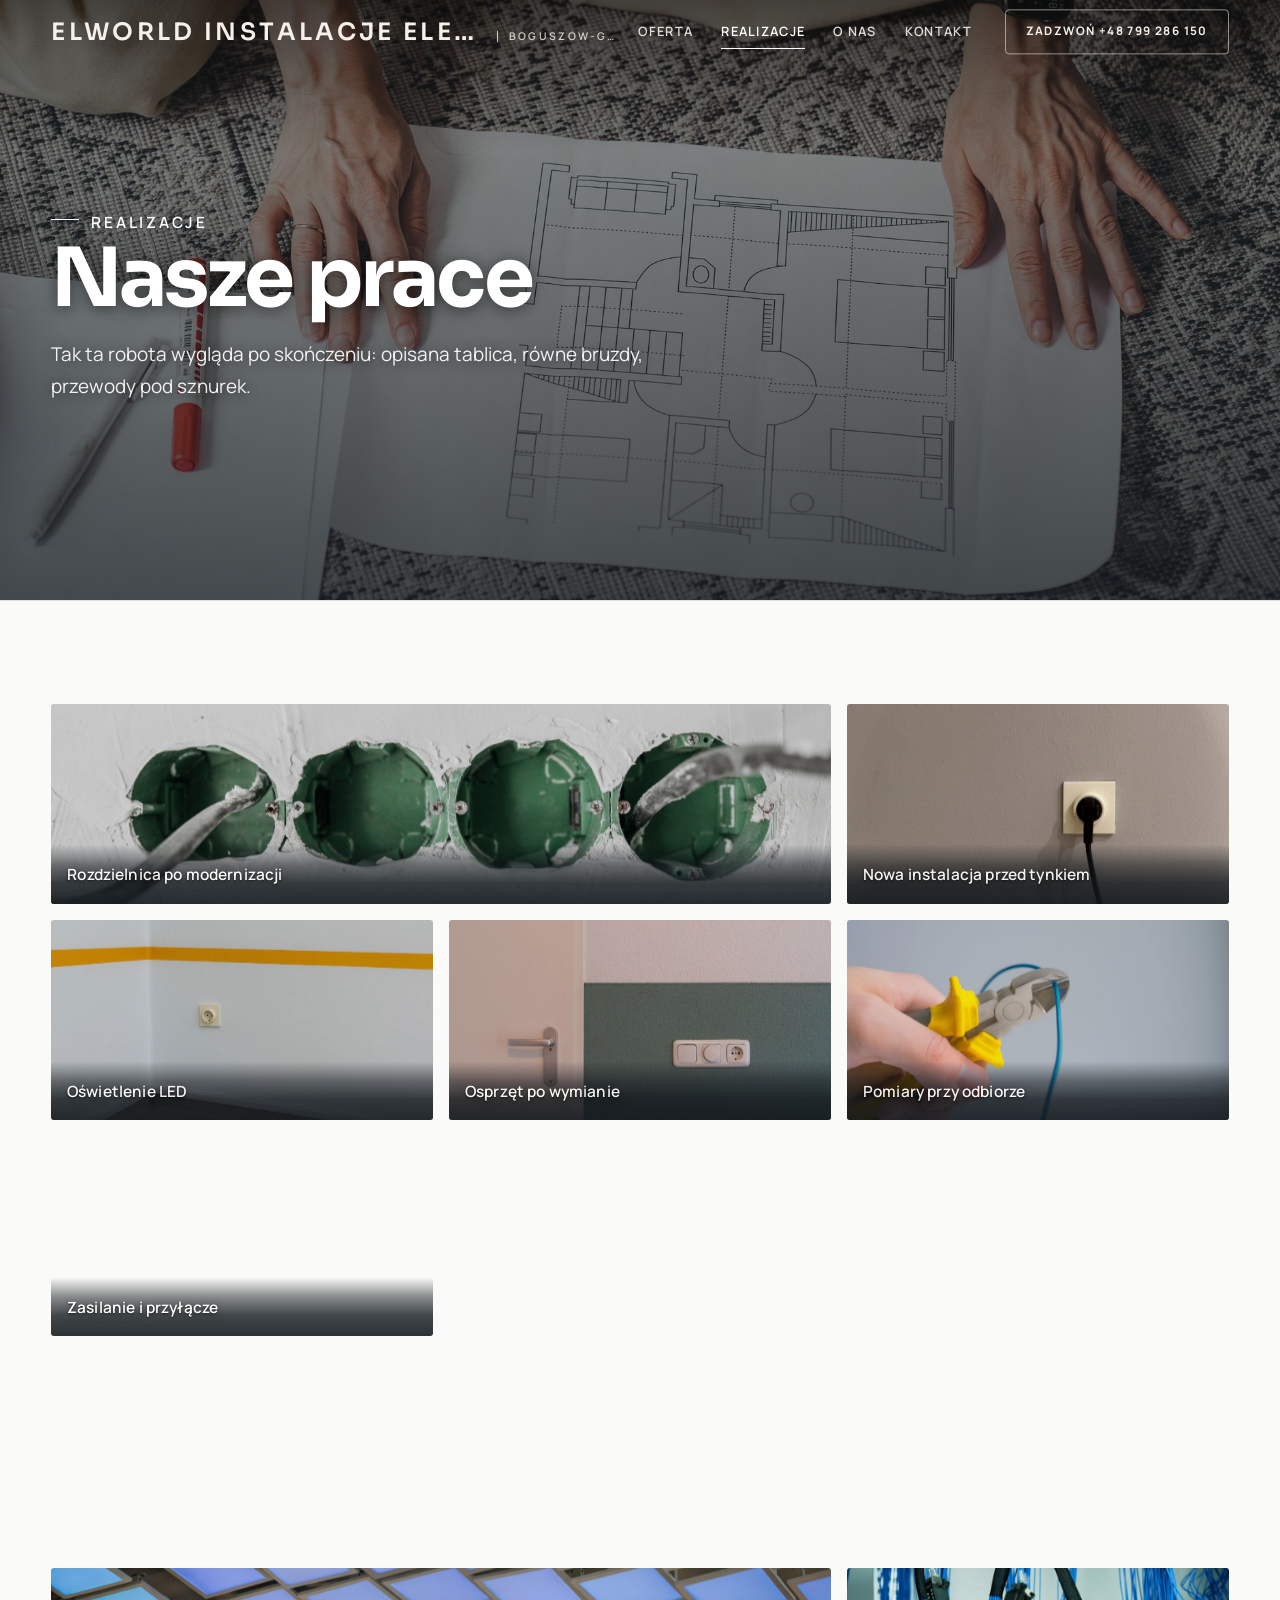
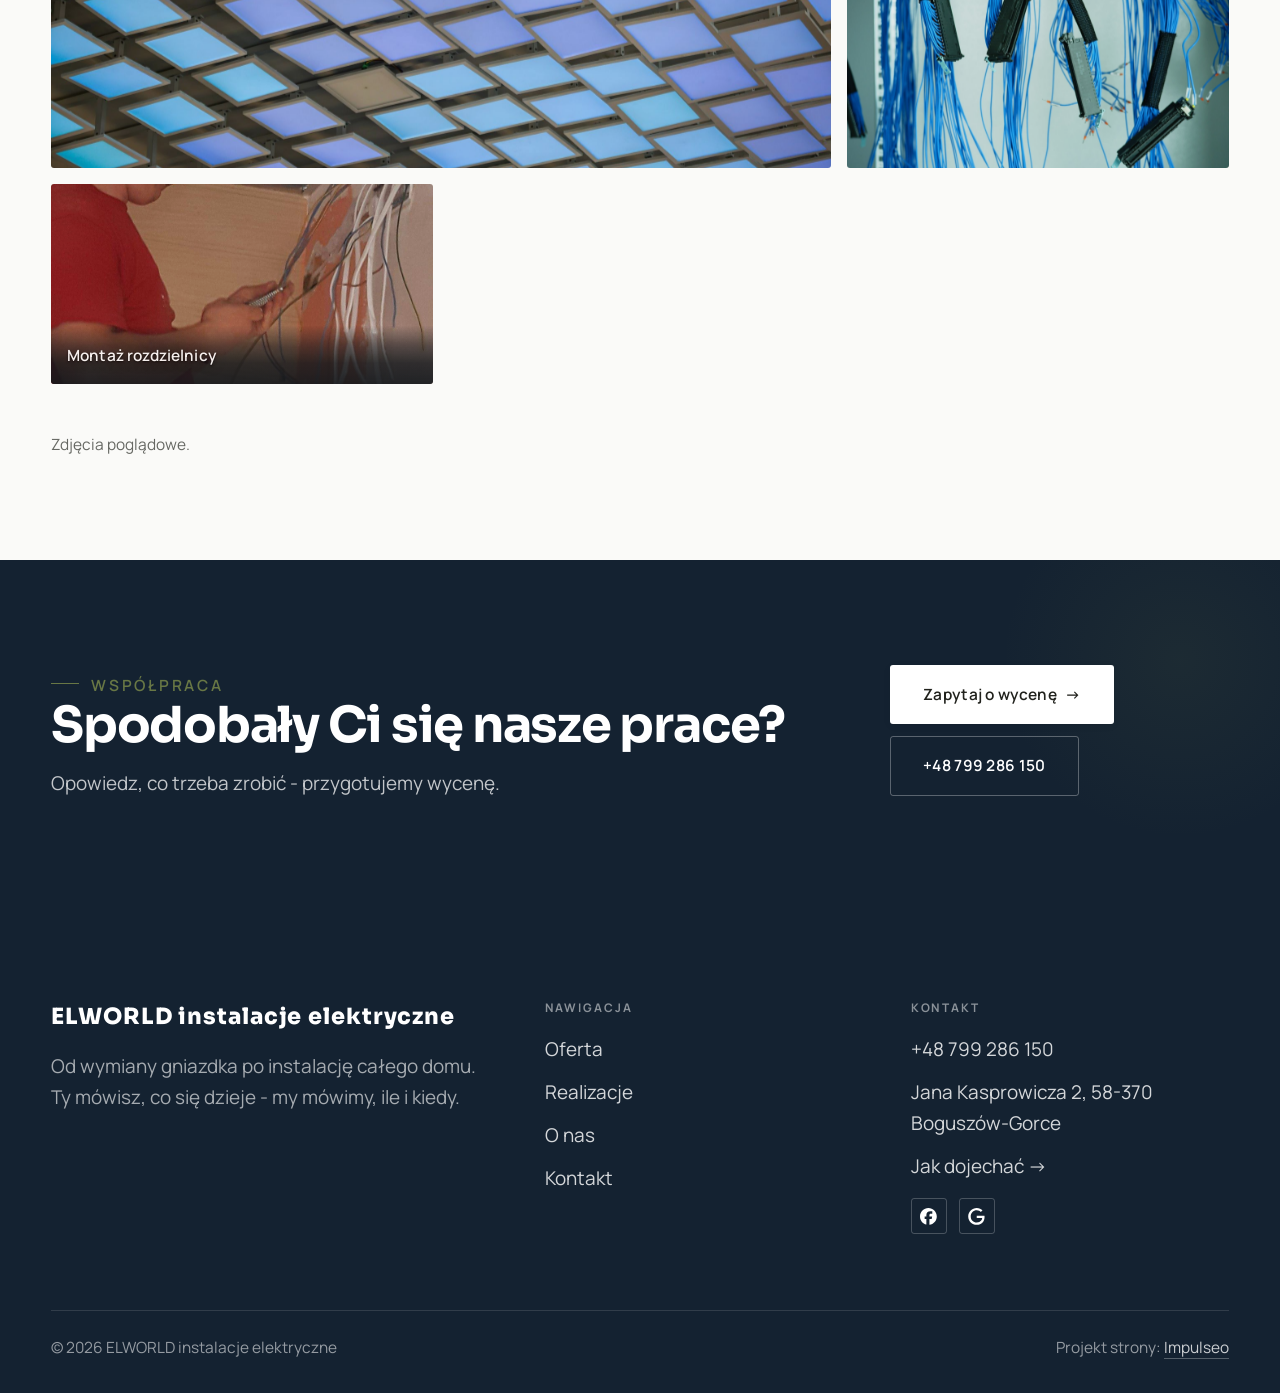
<file: realizacje.html>
<!DOCTYPE html>
<html lang="pl">
<head>
<meta charset="UTF-8">
<meta name="viewport" content="width=device-width, initial-scale=1.0">
<title>Realizacje - ELWORLD instalacje elektryczne</title>
<meta name="description" content="Realizacje ELWORLD instalacje elektryczne: Rozdzielnica po modernizacji, Nowa instalacja przed tynkiem, Oświetlenie LED, Osprzęt po wymianie, Pomiary przy odbiorze">
<link rel="canonical" href="https://kris20032.github.io/elworld-instalacje-elektryczne/realizacje.html">
<meta name="robots" content="noindex, nofollow">
<meta property="og:type" content="website">
<meta property="og:locale" content="pl_PL">
<meta property="og:site_name" content="ELWORLD instalacje elektryczne">
<meta property="og:title" content="Realizacje - ELWORLD instalacje elektryczne">
<meta property="og:description" content="Realizacje ELWORLD instalacje elektryczne: Rozdzielnica po modernizacji, Nowa instalacja przed tynkiem, Oświetlenie LED, Osprzęt po wymianie, Pomiary przy odbiorze">
<meta property="og:url" content="https://kris20032.github.io/elworld-instalacje-elektryczne/realizacje.html">
<meta property="og:image" content="https://kris20032.github.io/elworld-instalacje-elektryczne/img/og.jpg">
<meta property="og:image:width" content="1200">
<meta property="og:image:height" content="630">
<meta name="twitter:card" content="summary_large_image">
<link rel="preconnect" href="https://fonts.googleapis.com">
<link rel="preconnect" href="https://fonts.gstatic.com" crossorigin>
<link href="https://fonts.googleapis.com/css2?family=Sora:wght@600;700;800&family=Manrope:wght@400;500;600&display=swap" rel="stylesheet">
<link rel="stylesheet" href="assets/styles.css?v=4ad0c863">
</head>
<body>

<header class="nav">
  <div class="wrap nav-inner">
    <a class="brand" href="index.html"><span class="name">ELWORLD instalacje elektryczne</span><span class="sub">Boguszów-Gorce</span></a>
    <nav class="nav-links">
      <a href="oferta.html">Oferta</a>
      <a href="realizacje.html" class="active" aria-current="page">Realizacje</a>
      <a href="o-nas.html">O nas</a>
      <a href="kontakt.html">Kontakt</a>
      <a href="tel:+48799286150" class="btn btn-accent">Zadzwoń +48 799 286 150</a>
    </nav>
    <button class="nav-toggle" aria-label="Menu"><span></span><span></span><span></span></button>
  </div>
</header>

<main>
<section class="pagehead">
  <img src="img/g10.jpg" alt="ELWORLD instalacje elektryczne - Nasze prace" width="1880" height="1253" decoding="async">
  <div class="wrap">
    <span class="eyebrow">Realizacje</span>
    <h1>Nasze prace</h1>
    <p>Tak ta robota wygląda po skończeniu: opisana tablica, równe bruzdy, przewody pod sznurek.</p>
  </div>
</section>
<section>
  <div class="wrap">
    <div class="gallery">
      <div class="tile t-two3 reveal"><img src="img/g1.jpg" alt="Rozdzielnica po modernizacji" loading="lazy" width="1880" height="1255" decoding="async"><div class="cap">Rozdzielnica po modernizacji</div></div>
      <div class="tile t-third reveal"><img src="img/g2.jpg" alt="Nowa instalacja przed tynkiem" loading="lazy" width="1880" height="1255" decoding="async"><div class="cap">Nowa instalacja przed tynkiem</div></div>
      <div class="tile t-third reveal"><img src="img/g3.jpg" alt="Oświetlenie LED" loading="lazy" width="1880" height="1255" decoding="async"><div class="cap">Oświetlenie LED</div></div>
      <div class="tile t-third reveal"><img src="img/g4.jpg" alt="Osprzęt po wymianie" loading="lazy" width="1880" height="1255" decoding="async"><div class="cap">Osprzęt po wymianie</div></div>
      <div class="tile t-third reveal"><img src="img/g5.jpg" alt="Pomiary przy odbiorze" loading="lazy" width="1880" height="1253" decoding="async"><div class="cap">Pomiary przy odbiorze</div></div>
      <div class="tile t-third reveal"><img src="img/g6.jpg" alt="Zasilanie i przyłącze" loading="lazy" width="1731" height="1300" decoding="async"><div class="cap">Zasilanie i przyłącze</div></div>
      <div class="tile t-two3 reveal"><img src="img/g7.jpg" alt="ELWORLD instalacje elektryczne" loading="lazy" width="1880" height="1253" decoding="async"></div>
      <div class="tile t-third reveal"><img src="img/g8.jpg" alt="ELWORLD instalacje elektryczne" loading="lazy" width="1880" height="1253" decoding="async"></div>
      <div class="tile t-third reveal"><img src="img/g9.jpg" alt="ELWORLD instalacje elektryczne" loading="lazy" width="1880" height="1253" decoding="async"></div>
      <div class="tile t-third reveal"><img src="img/g11.jpg" alt="ELWORLD instalacje elektryczne" loading="lazy" width="1366" height="768" decoding="async"></div>
      <div class="tile t-two3 reveal"><img src="img/g12.jpg" alt="ELWORLD instalacje elektryczne" loading="lazy" width="1880" height="1254" decoding="async"></div>
      <div class="tile t-third reveal"><img src="img/g13.jpg" alt="ELWORLD instalacje elektryczne" loading="lazy" width="1880" height="1253" decoding="async"></div>
      <div class="tile t-third reveal"><img src="img/g15.jpg" alt="Montaż rozdzielnicy" loading="lazy" width="1880" height="1253" decoding="async"><div class="cap">Montaż rozdzielnicy</div></div>
    </div>
    <p class="muted reveal" style="margin-top:var(--space-7);font-size:var(--text-sm);max-width:62ch">Zdjęcia poglądowe.</p>
  </div>
</section>
<section class="cta">
  <div class="wrap">
    <div class="reveal">
      <span class="eyebrow">Współpraca</span>
      <h2>Spodobały Ci się nasze prace?</h2>
      <p>Opowiedz, co trzeba zrobić - przygotujemy wycenę.</p>
    </div>
    <div class="cta-actions reveal">
      <a href="kontakt.html" class="btn btn-light">Zapytaj o wycenę <span class="arr">→</span></a>
      <a href="tel:+48799286150" class="btn btn-ghost btn-ghost-cta">+48 799 286 150</a>
    </div>
  </div>
</section>
</main>

<footer>
  <div class="wrap">
    <div class="foot-grid">
      <div class="foot-brand">
        <div class="name">ELWORLD instalacje elektryczne</div>
        <p>Od wymiany gniazdka po instalację całego domu. Ty mówisz, co się dzieje - my mówimy, ile i kiedy.</p>
      </div>
      <div class="foot-col">
        <h4>Nawigacja</h4>
        <a href="oferta.html">Oferta</a>
        <a href="realizacje.html">Realizacje</a>
        <a href="o-nas.html">O nas</a>
        <a href="kontakt.html">Kontakt</a>
      </div>
      <div class="foot-col">
        <h4>Kontakt</h4>
        <a href="tel:+48799286150">+48 799 286 150</a>
        <p>Jana Kasprowicza 2, 58-370 Boguszów-Gorce</p>
        <a href="https://www.google.com/maps?cid=3255467170717686019" target="_blank" rel="noopener">Jak dojechać →</a>
      <div class="foot-soc">
        <a class="soc" href="https://www.facebook.com/p/S%C5%82awomir-Cury%C5%82o-100004780272509/" target="_blank" rel="noopener" aria-label="Facebook - ELWORLD instalacje elektryczne"><svg viewBox="0 0 24 24" aria-hidden="true" focusable="false"><path d="M9.101 23.691v-7.98H6.627v-3.667h2.474v-1.58c0-4.085 1.848-5.978 5.858-5.978.401 0 .955.042 1.468.103a8.68 8.68 0 0 1 1.141.195v3.325a8.623 8.623 0 0 0-.653-.036 26.805 26.805 0 0 0-.733-.009c-.707 0-1.259.096-1.675.309a1.686 1.686 0 0 0-.679.622c-.258.42-.374.995-.374 1.752v1.297h3.919l-.386 2.103-.287 1.564h-3.246v8.245C19.396 23.238 24 18.179 24 12.044c0-6.627-5.373-12-12-12s-12 5.373-12 12c0 5.628 3.874 10.35 9.101 11.647Z" fill="currentColor"/></svg></a>
        <a class="soc" href="https://www.google.com/maps?cid=3255467170717686019" target="_blank" rel="noopener" aria-label="Google - ELWORLD instalacje elektryczne"><svg viewBox="0 0 24 24" aria-hidden="true" focusable="false"><path d="M12.48 10.92v3.28h7.84c-.24 1.84-.853 3.187-1.787 4.133-1.147 1.147-2.933 2.4-6.053 2.4-4.827 0-8.6-3.893-8.6-8.72s3.773-8.72 8.6-8.72c2.6 0 4.507 1.027 5.907 2.347l2.307-2.307C18.747 1.44 16.133 0 12.48 0 5.867 0 .307 5.387.307 12s5.56 12 12.173 12c3.573 0 6.267-1.173 8.373-3.36 2.16-2.16 2.84-5.213 2.84-7.667 0-.76-.053-1.467-.173-2.053H12.48z" fill="currentColor"/></svg></a>
      </div>
      </div>
    </div>
    <div class="foot-bot">
      <span>© 2026 ELWORLD instalacje elektryczne</span>
      <span>Projekt strony: <a class="foot-credit" href="https://impulseo.pl" target="_blank" rel="noopener">Impulseo</a></span>
    </div>
  </div>
</footer>
<div class="sticky-call"><a class="sc-call" href="tel:+48799286150"><svg class="ico-tel" width="16" height="16" viewBox="0 0 24 24" fill="none" aria-hidden="true"><path d="M6.6 10.8a15.5 15.5 0 0 0 6.6 6.6l2.2-2.2a1 1 0 0 1 1-.24 11.4 11.4 0 0 0 3.6.58 1 1 0 0 1 1 1V20a1 1 0 0 1-1 1A17 17 0 0 1 3 4a1 1 0 0 1 1-1h3.5a1 1 0 0 1 1 1c0 1.25.2 2.46.58 3.6a1 1 0 0 1-.25 1l-2.23 2.2Z" fill="currentColor"/></svg> Zadzwoń</a><a class="sc-quote" href="kontakt.html">Bezpłatna wycena</a></div>
<div class="demo-wazne" data-do="2026-09-02" data-cykl="3" hidden><svg class="dw-ico" width="13" height="13" viewBox="0 0 24 24" fill="none" aria-hidden="true"><circle cx="12" cy="12" r="8.6" stroke="currentColor" stroke-width="1.8"/><path d="M12 7.2V12l3.3 2" stroke="currentColor" stroke-width="1.8" stroke-linecap="round"/></svg><span class="dw-txt"></span></div>

<script src="assets/main.js"></script>
</body>
</html>
</file>
<file: assets/styles.css>
/* ============================================================
   STOLBASZ — premium, architektoniczny B2B fit-out
   Jasna paleta, zero brązu. System wg premium-web-craft.
   Projekt strony: Impulseo (impulseo.pl)
   ============================================================ */

:root{
  /* PALETA — jasna, architektoniczna, chłodna */
  --paper:#f5f7fa;          /* główne tło */
  --paper-2:#e7edf3;        /* sekcje alternatywne (chłodny jasny szary) */
  --paper-3:#e7edf3;        /* delikatne wypełnienia */
  --ink:#142231;            /* tekst główny — chłodny grafit */
  --ink-soft:#2c3e52;       /* nagłówki drugorzędne */
  --muted:#697785;          /* tekst poboczny */
  --line:rgba(20,34,49,.12);/* hairline */
  --accent:#e8a00c;         /* stonowany petrol-slate — jedyny akcent */
  --accent-d:#c47f06;
  --accent-soft:rgba(232,160,12,.10);
  --dark:#142231;           /* sekcje ciemne (stopka/CTA) */

  /* HOVER ZDJĘĆ — JEDEN standard dla całego silnika (decyzja K. 04.08.2026, artefakt z wariantami).
     AKTUALNE (K.+Szymon 09.08.2026, wybór z artefaktu 6 wariantów): zoom 1.05 przy 1.4s -
     przy tak długim czasie mocniejszy kadr NIE skacze, tylko „oddycha". Poprzedni standard
     (1.02 / .55s z 04.08) odbierany jako dynamiczny i szybki.
     Spoczynek lekko przygaszony, ale TYLKO tam, gdzie jest mysz (@media hover:hover) —
     na telefonie zdjęcia zostają w pełnej jasności. */
  --img-zoom:1.05;                   /* K.+Szymon 09.08: wariant F z artefaktu porównawczego */
  --img-rest:brightness(.95) saturate(.99);
  --img-hot:brightness(1.06) saturate(1.05);
  --img-dur:1.4s;                    /* K.+Szymon 09.08 (wariant F): powoli = elegancko */
  --img-ease:cubic-bezier(.16,.84,.44,1);  /* miękki ogon, efekt „oddychania" */

  /* ODSTĘPY — skala 4/8 */
  --space-1:4px; --space-2:8px; --space-3:12px; --space-4:16px; --space-5:24px;
  --space-6:32px; --space-7:48px; --space-8:64px; --space-9:96px; --space-10:128px;

  /* TYPOGRAFIA — fluid clamp() (skala podbita 16.07.2026: większe, czytelniejsze litery — uwaga Adama) */
  --text-sm:clamp(.9rem,.87rem + .12vw,1rem);
  --text-base:clamp(1.08rem,1.04rem + .18vw,1.2rem);
  --text-lg:clamp(1.24rem,1.15rem + .34vw,1.44rem);
  --text-h3:clamp(1.34rem,1.22rem + .55vw,1.66rem);
  --text-h2:clamp(2.1rem,1.66rem + 2.1vw,3.1rem);
  --text-h1:clamp(2.9rem,2.1rem + 4vw,5.1rem);

  /* PROMIENIE — architektoniczne, raczej ostre */
  --r-sm:3px; --r-md:6px; --r-lg:10px;

  /* RUCH */
  --ease:cubic-bezier(.25,.46,.45,.94); --dur:.24s;

  /* CIENIE — miękkie, warstwowe */
  --sh-sm:0 1px 2px rgba(16,24,32,.04), 0 2px 8px rgba(16,24,32,.05);
  --sh-md:0 2px 6px rgba(16,24,32,.05), 0 12px 28px -8px rgba(16,24,32,.12);
  --sh-lg:0 6px 14px rgba(16,24,32,.07), 0 26px 56px -18px rgba(16,24,32,.22);

  --hairline:1px solid var(--line);

  --font-display:'Sora','Manrope',sans-serif;
  --font-body:'Manrope',sans-serif;
}

*{box-sizing:border-box;margin:0;padding:0}
html{scroll-behavior:smooth}
body{
  font-family:var(--font-body);
  font-size:var(--text-base);
  line-height:1.65;
  color:var(--ink);
  background:var(--paper);
  -webkit-font-smoothing:antialiased;
  text-rendering:optimizeLegibility;
}
img{max-width:100%;height:auto;display:block}  /* height:auto = width/height z atrybutów trzyma proporcje (TOP#12) */
a{color:inherit;text-decoration:none}

.wrap{width:min(92%,1180px);margin-inline:auto}
section{padding-block:clamp(52px,6.5vw,96px)}

h1,h2,h3{font-family:var(--font-display);font-weight:700;line-height:1.08;letter-spacing:-.02em;color:var(--ink)}
h1{font-size:var(--text-h1);letter-spacing:-.035em}
h2{font-size:var(--text-h2);letter-spacing:-.025em}
h3{font-size:var(--text-h3)}
/* MIARA — długość wiersza. WCAG 2.2 SC 1.4.8: max 80 znaków; Butterick: 45–90.
   68ch daje realnie 72–78 znaków polskiego tekstu, czyli z zapasem pod granicą.
   Wcześniej limit miał TYLKO <p> — <li>, <blockquote> i <dd> nie miały żadnego,
   i to jedyny powód, dla którego 23 bloki na dwóch oddanych stronach jadą po
   83–106 znaków w wierszu (pomiar 07.08.2026, bramka `miara`).
   ⚠️ Listy i definicje ograniczamy TYLKO bez klasy: `ul`/`ol` z klasą to u nas
   układ (siatki kafli, menu), a nie tekst ciągły — tam miarę wyznacza układ. */
/* 60ch, nie 68ch (K. 10.08): po zmianie fontów na węższe kroje (DM Sans i spółka)
   w 68ch mieściło się ~90 znaków - bramka pikselowa słusznie zgłaszała przekroczenie
   granicy 80. Pomiar na żywej przeglądarce: 60ch = 90 znaków, 53ch = ~78 znaków, czyli normę WCAG 1.4.8. */
:root{ --miara:53ch }
p{max-width:min(100%,var(--miara))}
blockquote,
ul:not([class])>li, ol:not([class])>li,
dl:not([class])>dd{max-width:min(100%,var(--miara))}

/* ⚠️ Świadomie BEZ wyjątku `.tile p,.card p,.svc p{max-width:none}`, choć nasuwa się sam:
   te akapity BYŁY już ograniczone (stare `p{max-width:65ch}`), więc „wyjątek" nie odblokowałby
   niczego nowego — tylko ROZLUŹNIŁ stan sprzed zmiany na wszystkich demach naraz.
   `figcaption` żadna z reguł wyżej nie dotyczy, więc też nie potrzebuje zwolnienia. */

/* ŁAMANIE. `balance` wyrównuje długości wierszy w nagłówku, `pretty` pilnuje ostatniego
   wiersza akapitu, żeby nie został w nim jeden wyraz. Obsługiwane od Chrome 117 /
   Safari 17.5; starsze przeglądarki po prostu ignorują tę własność.
   `text-wrap:pretty` nie występowało dotąd ANI RAZ w silniku ani w repo klientów. */
h1,h2,h3,.lead,.lede{text-wrap:balance}
p,li,blockquote,dd{text-wrap:pretty}

.eyebrow{
  font-family:var(--font-body);
  font-size:var(--text-sm);
  font-weight:600;
  letter-spacing:.18em;
  text-transform:uppercase;
  color:var(--accent);
  display:inline-flex;align-items:center;gap:var(--space-3);
}
/* flex:none + margin-top = kreska trzyma się PIERWSZEJ linii. Wcześniej align-items:center
   centrowało ją względem całego bloku i przy zawinięciu (długi kicker typu
   „…WNĘTRZ · LESZNO · OD 2019") druga linia lądowała z brzydkim wcięciem. */
.eyebrow{align-items:flex-start}
.eyebrow>*,.eyebrow{text-wrap:balance}   /* dlugi kicker lamal sie na sierote typu samo „2019" w drugiej linii */
.eyebrow::before{content:"";width:28px;height:1px;background:var(--accent);display:inline-block;flex:none;margin-top:.62em}

.muted{color:var(--muted)}
.lead{font-size:var(--text-lg);line-height:1.55;color:var(--ink-soft);max-width:50ch}

/* ---------- BUTTONS ---------- */
.btn{
  display:inline-flex;align-items:center;gap:var(--space-2);
  font-weight:600;font-size:var(--text-sm);letter-spacing:.02em;
  padding:var(--space-4) var(--space-6);
  border-radius:var(--r-sm);
  transition:transform var(--dur) var(--ease),box-shadow var(--dur) var(--ease),background var(--dur) var(--ease);
  cursor:pointer;border:1px solid transparent;
}
.btn-accent{background:var(--accent);color:#fff;box-shadow:var(--sh-sm)}
.btn-accent:hover{background:var(--accent-d);transform:translateY(-2px);box-shadow:var(--sh-md)}
.btn-accent:active{transform:translateY(0);box-shadow:var(--sh-sm)}
.btn-ghost{background:transparent;color:var(--ink);border-color:var(--line)}
.btn-ghost:hover{border-color:var(--accent);color:var(--accent);transform:translateY(-2px)}
.btn-light{background:#fff;color:var(--ink);box-shadow:var(--sh-sm)}
.btn-light:hover{transform:translateY(-2px);box-shadow:var(--sh-md)}
.btn .arr{transition:transform var(--dur) var(--ease)}
.btn:hover .arr{transform:translateX(4px)}

/* ---------- NAV ---------- */
.nav{
  position:sticky;top:0;z-index:50;
  background:color-mix(in srgb,var(--paper) 88%,transparent);
  backdrop-filter:saturate(140%) blur(10px);
  border-bottom:var(--hairline);
}
.nav-inner{display:flex;align-items:center;justify-content:space-between;gap:var(--space-5);height:72px}
/* ANTY-NACHODZENIE (K. 05.08.2026): długa nazwa firmy + przycisk z pełnym numerem nie mieściły się w pasku
   i flex ściskał linki PONIŻEJ ich treści - "Kontakt" wchodził na ramkę "Zadzwoń +48 ...". Teraz ustępuje
   nazwa marki (skrót wielokropkiem), a menu i przycisk nigdy się nie kurczą ani nie zachodzą na siebie. */
.brand{display:flex;flex-direction:column;line-height:1;min-width:0;flex:0 1 auto}
.brand .name{font-family:var(--font-display);font-weight:800;font-size:1.35rem;letter-spacing:.04em;white-space:nowrap;overflow:hidden;text-overflow:ellipsis}
.brand .sub{font-size:.62rem;letter-spacing:.34em;text-transform:uppercase;color:var(--muted);margin-top:5px;white-space:nowrap;overflow:hidden;text-overflow:ellipsis}
.nav-links{display:flex;align-items:center;gap:var(--space-6);flex:0 0 auto}
.nav-links a{font-size:var(--text-sm);font-weight:500;color:var(--ink-soft);position:relative;padding-block:4px;white-space:nowrap;transition:color var(--dur) var(--ease)}
.nav-links a::after{content:"";position:absolute;left:0;bottom:0;width:0;height:1.5px;background:var(--accent);transition:width var(--dur) var(--ease)}
.nav-links a:hover,.nav-links a.active{color:var(--ink)}
.nav-links a:hover::after,.nav-links a.active::after{width:100%}
.nav-links .btn{padding:var(--space-2) var(--space-5)}
/* przyciski w nav: właściwy kolor (przebij .nav-links a) + bez podkreślenia */
.nav-links a.btn-accent{color:#fff}
.nav-links a.btn-ghost,.nav-links a.btn-light{color:var(--ink)}
/* CTA w pasku: NIE podkreślenie spod linków menu, ale ten sam przelatujący błysk,
   co na wszystkich innych przyciskach (zgłoszenie K. 13.08.2026 - „na hero jest efekt
   światła przechodzącego przez przycisk, na navbarze go nie ma, a mają być identyczne").
   Reguła `.nav-links a::after` jest silniejsza od `.btn::after`, więc trzeba jej
   geometrię wyzerować i wpisać połysk z nazwy - samo `display:none` gasiło efekt. */
.nav-links a.btn::after{
  display:block;content:"";position:absolute;inset:0;z-index:-1;pointer-events:none;
  inset:0;width:auto;height:auto;border-radius:inherit;   /* kasuje geometrię podkreślenia (width:0;height:1.5px) */
  background:linear-gradient(100deg,transparent 32%,rgba(255,255,255,.20) 50%,transparent 68%);
  translate:-120% 0}
@media (prefers-reduced-motion:no-preference){
  .nav-links a.btn:hover::after{translate:120% 0;transition:translate .75s var(--mt-ease,cubic-bezier(.16,.84,.44,1))}
}
.nav-toggle{display:none;background:none;border:none;cursor:pointer;flex-direction:column;gap:5px;padding:8px}
.nav-toggle span{width:24px;height:2px;background:var(--ink);transition:var(--dur)}
/* Ciasny zakres MIĘDZY menu mobilnym a pełnym pulpitem: zbijamy odstępy i nazwę marki,
   żeby wszystko zmieściło się naturalnie, zanim w ogóle dojdzie do skracania wielokropkiem. */
@media(max-width:1280px) and (min-width:921px){
  .nav-links{gap:var(--space-4)}
  .nav-links .btn{padding:var(--space-2) var(--space-4)}
  .brand .name{font-size:1.15rem}
}

/* ---------- HERO (split) ---------- */
.hero{position:relative;overflow:hidden;border-bottom:var(--hairline)}
.hero-grid{display:grid;grid-template-columns:1.05fr .95fr;gap:clamp(24px,4vw,60px);align-items:center;
  padding-block:clamp(36px,4.5vw,64px)}
.hero-copy .eyebrow{margin-bottom:var(--space-5)}
.hero-copy h1{margin-bottom:var(--space-5)}
.hero-copy .lead{margin-bottom:var(--space-7)}
.hero-actions{display:flex;flex-wrap:wrap;gap:var(--space-4)}
.hero-art{position:relative;aspect-ratio:4/3;border-radius:var(--r-lg);overflow:hidden;box-shadow:var(--sh-lg)}
.hero-art img{width:100%;height:100%;object-fit:cover}
.hero-art::after{content:"";position:absolute;inset:0;background:linear-gradient(180deg,transparent 55%,rgba(18,24,28,.28))}
.hero-badge{position:absolute;left:var(--space-5);bottom:var(--space-5);z-index:2;
  background:rgba(252,252,251,.94);backdrop-filter:blur(4px);
  border-radius:var(--r-md);padding:var(--space-4) var(--space-5);box-shadow:var(--sh-md);max-width:78%}
.hero-badge strong{display:block;font-family:var(--font-display);font-size:1rem;letter-spacing:-.01em}
.hero-badge span{font-size:var(--text-sm);color:var(--muted)}

/* ---------- HERO duży / kinowy (strona główna) ---------- */
.hero-cine{position:relative;min-height:clamp(560px,82vh,840px);min-height:clamp(560px,82svh,840px);display:flex;align-items:center;overflow:hidden;border-bottom:var(--hairline)}
.hero-cine>img{position:absolute;inset:0;width:100%;height:100%;object-fit:cover;z-index:0}
.hero-cine::after{content:"";position:absolute;inset:0;z-index:1;
  background:linear-gradient(95deg,rgba(13,18,23,.86) 0%,rgba(13,18,23,.64) 32%,rgba(13,18,23,.24) 62%,rgba(13,18,23,.04) 100%)}
.hero-cine .wrap{position:relative;z-index:2;padding-block:var(--space-8)}
.hero-cine .hero-copy{max-width:660px}
.hero-cine .eyebrow{color:#fff;margin-bottom:var(--space-5)}
.hero-cine .eyebrow::before{background:#fff}
.hero-cine h1{color:#fff;margin-bottom:var(--space-5);font-size:clamp(2.9rem,2rem + 4.4vw,5.2rem);text-wrap:balance}
.hero-cine .lead{color:rgba(255,255,255,.92);max-width:48ch;margin-bottom:var(--space-7)}
.hero-cine .hero-actions{display:flex;flex-wrap:wrap;gap:var(--space-4)}
/* NISKIE OKNO (laptop z dokiem i paskami przeglądarki ma ~700-780 px wysokości widoku):
   H1 do 5.2rem + długi lead nie mieściły się i przyciski wypadały POD krawędź ekranu -
   klient widział stronę bez ani jednego CTA. Skalujemy w dół, zamiast przycinać treść. */
@media(min-width:821px) and (max-height:820px){
  .hero-cine{min-height:clamp(520px,94svh,780px)}
  .hero-cine .wrap{padding-block:var(--space-6)}
  .hero-cine h1{font-size:clamp(2.2rem,1.5rem + 2.6vw,3.6rem);margin-bottom:var(--space-4)}
  .hero-cine .eyebrow{margin-bottom:var(--space-4)}
  .hero-cine .lead{margin-bottom:var(--space-5);max-width:44ch}
}
@media(max-width:680px){
  .hero-cine{min-height:clamp(520px,76vh,640px);min-height:clamp(520px,76svh,640px);align-items:flex-end}
  .hero-cine::after{background:linear-gradient(0deg,rgba(13,18,23,.9) 6%,rgba(13,18,23,.45) 55%,rgba(13,18,23,.25) 100%)}
  .hero-cine .wrap{padding-bottom:var(--space-9)}
  /* TELEFON (~90% oglądających): lead potrafił zająć 8 linii i zepchnąć CTA poza pierwszy ekran.
     Zwężamy interlinię i skalę - treści nie ucinamy, bo to ona sprzedaje. */
  .hero-cine .lead{font-size:.98rem;line-height:1.5;margin-bottom:var(--space-5)}
  .hero-cine .eyebrow{font-size:.72rem;letter-spacing:.13em;margin-bottom:var(--space-4)}
  .hero-cine .eyebrow::before{width:20px}
  .hero-cine h1{margin-bottom:var(--space-4)}
}

/* full-bleed hero variant (podstrony) */
.pagehead{position:relative;min-height:46vh;min-height:46svh;display:flex;align-items:flex-end;overflow:hidden;border-bottom:var(--hairline)}
.pagehead img{position:absolute;inset:0;width:100%;height:100%;object-fit:cover}
/* 10.08.2026 (decyzja K.): mocniejsze przyciemnienie + cień pod tekstem. Bramka mierzyła na
   nagłówkach podstron 3,38-3,43:1 przy wymaganych 4,5 — jasne zdjęcie (hala, śnieg, niebo)
   podchodziło pod biały tekst. Zdjęcia klientów są różne, więc kontrast musi dawać WARSTWA,
   a nie szczęśliwy dobór kadru. */
.pagehead::after{content:"";position:absolute;inset:0;background:linear-gradient(180deg,rgba(18,24,28,.40),rgba(18,24,28,.76))}
.pagehead .wrap{position:relative;z-index:2;padding-block:var(--space-9);color:#fff}
.pagehead h1{color:#fff;max-width:18ch;text-shadow:0 2px 16px rgba(0,0,0,.55)}
.pagehead .eyebrow{color:#fff}
.pagehead .eyebrow::before{background:#fff}
.pagehead p{color:rgba(255,255,255,.92);margin-top:var(--space-4);max-width:54ch;text-shadow:0 1px 12px rgba(0,0,0,.5)}

/* ---------- STRIP (pasek skrótów / liczby) ---------- */
.strip{background:var(--dark);color:#fff}
/* PASEK HASEŁ — standard 04.08.2026 (decyzja K.): 5 haseł w JEDNYM rzędzie, tekst WYŚRODKOWANY,
   węższe marginesy boczne niż reszta strony (pasek ma iść szerzej), równe wysokości kolumn. */
.strip .wrap{width:min(96%,1440px);display:grid;grid-template-columns:repeat(5,1fr);
  gap:var(--space-5);padding-block:var(--space-7);align-items:stretch}
.strip .item .k{font-family:var(--font-display);font-size:clamp(1.05rem,.82rem + .85vw,1.55rem);
  font-weight:800;letter-spacing:-.02em;color:#fff;line-height:1.18;text-wrap:balance}
.strip .item .v{font-size:var(--text-sm);color:rgba(255,255,255,.66);margin-top:var(--space-2);line-height:1.4}
.strip .item{border-left:2px solid var(--accent);padding-inline:var(--space-4);
  text-align:center;display:flex;flex-direction:column;justify-content:center}
/* liczba kolumn = liczba haseł, żeby ostatnie nie zostawało samo w drugim rzędzie.
   Klasę n-N nadaje multipage.py; domyślnie (bez klasy) pasek jest 5-kolumnowy. */
.strip.n-2 .wrap{grid-template-columns:repeat(2,1fr)}
.strip.n-3 .wrap{grid-template-columns:repeat(3,1fr)}
.strip.n-4 .wrap{grid-template-columns:repeat(4,1fr);gap:var(--space-6)}
.strip.n-4 .item .k{font-size:clamp(1.3rem,1rem + 1.1vw,2rem)}
.strip.n-6 .wrap{grid-template-columns:repeat(6,1fr);gap:var(--space-4)}
.strip.n-6 .item .k{font-size:clamp(.98rem,.8rem + .7vw,1.35rem)}
/* równe łamanie: zamiast "długa linia + jedno słowo" obie linie zbliżonej długości */
.strip .item .k{text-wrap:balance}

/* ---------- SECTION HEAD ---------- */
.head{max-width:48rem;margin-bottom:var(--space-8)}
.head.center{margin-inline:auto;text-align:center}
.head .eyebrow{margin-bottom:var(--space-4)}
.head h2{margin-bottom:var(--space-4)}
.head p{color:var(--muted);font-size:var(--text-lg);line-height:1.55}
.head.center p{margin-inline:auto}

/* ---------- INTRO SPLIT ---------- */
.split{display:grid;grid-template-columns:.92fr 1.08fr;gap:clamp(28px,5vw,80px);align-items:center}
.split.rev{grid-template-columns:1.08fr .92fr}
.split.rev .split-art{order:-1}
.split-art{position:relative;aspect-ratio:5/4;border-radius:var(--r-lg);overflow:hidden;box-shadow:var(--sh-lg)}
.split-art img{width:100%;height:100%;object-fit:cover}
.split-copy h2{margin-bottom:var(--space-5)}
.split-copy p+p{margin-top:var(--space-4)}
.split-copy .btn{margin-top:var(--space-6)}

/* ---------- SERVICES (zakres) ---------- */
.svc-grid{display:grid;grid-template-columns:repeat(auto-fit,minmax(280px,1fr));gap:var(--space-5)}
.svc{background:#fff;border:var(--hairline);border-radius:var(--r-md);padding:var(--space-7) var(--space-6);
  transition:transform var(--dur) var(--ease),box-shadow var(--dur) var(--ease),border-color var(--dur) var(--ease);
  position:relative;overflow:hidden}
.svc::before{content:"";position:absolute;left:0;top:0;width:3px;height:0;background:var(--accent);transition:height var(--dur) var(--ease)}
.svc:hover{transform:translateY(-4px);box-shadow:var(--sh-md);border-color:transparent}
.svc:hover::before{height:100%}
.svc .ic{font-family:var(--font-display);font-size:.8rem;font-weight:700;letter-spacing:.12em;color:var(--accent);margin-bottom:var(--space-4)}
.svc h3{margin-bottom:var(--space-3);font-size:1.22rem}
.svc p{color:var(--muted);font-size:var(--text-base);line-height:1.6}

/* big detailed service rows */
.svc-row{display:grid;grid-template-columns:.8fr 1.2fr;gap:clamp(20px,4vw,60px);align-items:center;padding-block:var(--space-8)}
.svc-row+.svc-row{border-top:var(--hairline)}
.svc-row.rev{grid-template-columns:1.2fr .8fr}
/* Naprzemienny układ wierszy oferty: co drugi wiersz ma zdjęcie po PRAWEJ.
   Było `order:-1` — martwy kod, bo zdjęcie i tak jest pierwszym dzieckiem w HTML,
   więc wszystkie wiersze wyglądały identycznie (zdjęcie zawsze z lewej), a `rev`
   zmieniało tylko szerokość kolumn. Znalezione 29.07.2026 przy różnicowaniu kierunków
   animacji (pomiar pozycji: art.mid 390/502 przy row.mid 756 — zawsze lewa strona). */
.svc-row.rev .svc-row-art{order:2}
.svc-row-art{aspect-ratio:4/3;border-radius:var(--r-md);overflow:hidden;box-shadow:var(--sh-md)}
.svc-row-art img{width:100%;height:100%;object-fit:cover}
.svc-row h3{font-size:1.5rem;margin-bottom:var(--space-4)}
.svc-row .num{font-family:var(--font-display);font-size:.85rem;font-weight:700;letter-spacing:.14em;color:var(--accent);display:block;margin-bottom:var(--space-3)}
.svc-row ul{list-style:none;margin-top:var(--space-4);display:flex;flex-direction:column;gap:var(--space-2)}
.svc-row li{position:relative;padding-left:var(--space-5);color:var(--muted);font-size:var(--text-base)}
.svc-row li::before{content:"";position:absolute;left:0;top:.62em;width:8px;height:1px;background:var(--accent)}

/* ---------- GALLERY (realizacje) ---------- */
.gallery{display:grid;grid-template-columns:repeat(12,1fr);gap:var(--space-4);grid-auto-rows:200px}
/* GALERIA MASONRY — pionowe zdjęcia (portrety beauty/wellness) bez przycinania: kolumny, height auto */
.gallery-masonry{column-count:3;column-gap:var(--space-4)}
@media(max-width:900px){.gallery-masonry{column-count:2}}
@media(max-width:560px){.gallery-masonry{column-count:1}}
.gallery-masonry .m-tile{break-inside:avoid;margin:0 0 var(--space-4);padding:0;position:relative;overflow:hidden;border-radius:var(--r-md);border:1px solid var(--line)}
.gallery-masonry .m-tile img{width:100%;height:auto;display:block}
.gallery-masonry .m-tile .cap{position:absolute;left:0;right:0;bottom:0;padding:var(--space-4);color:#fff;background:linear-gradient(0deg,rgba(0,0,0,.55),transparent);font-size:var(--text-sm)}
.gallery-masonry .m-tile .cap small{display:block;font-weight:400;opacity:.78;letter-spacing:.04em;text-transform:uppercase;font-size:.66rem;margin-top:3px}
.tile{position:relative;overflow:hidden;border-radius:var(--r-md);box-shadow:var(--sh-sm);
  transition:transform var(--dur) var(--ease),box-shadow var(--dur) var(--ease)}
.tile img{width:100%;height:100%;object-fit:cover;
  transition:transform var(--img-dur) var(--img-ease),filter var(--img-dur) var(--img-ease)}
.tile:hover{box-shadow:var(--sh-md)}
.tile .cap{position:absolute;left:0;right:0;bottom:0;padding:var(--space-5) var(--space-4) var(--space-4);
  /* mocniejszy spad + cien pod tekstem: na JASNYCH zdjeciach klienta (biale fronty, sciany)
     slaby gradient dawal kontrast ~1.5:1 zamiast wymaganych 3.6:1 (bramka wygladu, 10.08.2026) */
  background:linear-gradient(transparent 10%,rgba(18,24,28,.55) 40%,rgba(18,24,28,.88) 68%,rgba(18,24,28,.99));color:#fff;
  text-shadow:0 1px 2px rgba(0,0,0,.85),0 2px 10px rgba(0,0,0,.55);
  font-size:var(--text-sm);font-weight:600;letter-spacing:.01em;
  opacity:0;transform:translateY(8px);transition:var(--dur) var(--ease)}
.tile:hover .cap{opacity:1;transform:translateY(0)}
.tile .cap small{display:block;font-weight:400;opacity:.78;letter-spacing:.04em;text-transform:uppercase;font-size:.66rem;margin-top:3px}
/* bento spans */
.t-wide{grid-column:span 6}
.t-tall{grid-column:span 6;grid-row:span 2}
.t-std{grid-column:span 6}
.t-third{grid-column:span 4}
.t-two3{grid-column:span 8}

/* ---------- TRUST / WIARYGODNOŚĆ ---------- */
.trust{background:var(--paper-2)}
.trust-grid{display:grid;grid-template-columns:repeat(auto-fit,minmax(240px,1fr));gap:var(--space-5);margin-top:var(--space-7)}
.trust-card{background:#fff;border-radius:var(--r-md);padding:var(--space-7) var(--space-6);box-shadow:var(--sh-sm);border-top:3px solid var(--accent)}
.trust-card .big{font-family:var(--font-display);font-size:clamp(1.8rem,1.3rem + 1.6vw,2.6rem);font-weight:800;letter-spacing:-.02em;color:var(--ink);line-height:1}
.trust-card h3{font-size:1.12rem;margin:var(--space-3) 0 var(--space-2)}
.trust-card p{color:var(--muted);font-size:var(--text-base);line-height:1.55}

/* ---------- CTA band ---------- */
.cta{background:var(--dark);color:#fff;position:relative;overflow:hidden}
/* telefon w CTA: na ciemnym tle biały (domyślnie), rodziny z JASNYM tłem CTA
   nadpisują to u siebie - wcześniej kolor siedział w stylu inline i wygrywał z rodziną. */
.cta .btn-ghost-cta{color:#fff;border-color:rgba(255,255,255,.3)}
.cta .wrap{display:grid;grid-template-columns:1.4fr .6fr;gap:var(--space-7);align-items:center;position:relative;z-index:2}
.cta h2{color:#fff;max-width:20ch}
.cta p{color:rgba(255,255,255,.74);margin-top:var(--space-4)}
.cta-actions{display:flex;flex-direction:column;gap:var(--space-3);align-items:flex-start}
.cta::before{content:"";position:absolute;right:-80px;top:-80px;width:360px;height:360px;border-radius:50%;
  background:radial-gradient(circle,var(--accent-soft),transparent 70%)}

/* ---------- CONTACT ---------- */
.contact-grid{display:grid;grid-template-columns:.85fr 1.15fr;gap:clamp(28px,4vw,56px);align-items:start}
.info-list{display:flex;flex-direction:column;gap:var(--space-2)}
.info-row{display:flex;gap:var(--space-4);align-items:flex-start;padding-block:var(--space-4);border-bottom:var(--hairline)}
.info-row .ic{flex:none;width:42px;height:42px;display:grid;place-items:center;border-radius:50%;
  background:var(--accent-soft);color:var(--accent);font-size:1.05rem}
.info-row .lbl{font-size:.72rem;letter-spacing:.14em;text-transform:uppercase;color:var(--muted)}
.info-row .val{font-weight:600;font-size:var(--text-base);margin-top:2px}
.info-row a.val:hover{color:var(--accent)}
.map{border:none;border-radius:var(--r-lg);box-shadow:var(--sh-md);width:100%;height:100%;min-height:380px;filter:grayscale(.2) contrast(1.02)}
.form{background:#fff;border:var(--hairline);border-radius:var(--r-lg);padding:clamp(24px,3vw,40px);box-shadow:var(--sh-sm)}
.form .fld{margin-bottom:var(--space-5)}
.form label{display:block;font-size:var(--text-sm);font-weight:600;margin-bottom:var(--space-2)}
.form input,.form textarea{width:100%;font-family:inherit;font-size:var(--text-base);color:var(--ink);
  padding:var(--space-4);border:var(--hairline);border-radius:var(--r-sm);background:var(--paper);transition:border-color var(--dur)}
.form input:focus,.form textarea:focus{outline:none;border-color:var(--accent);background:#fff}
.form textarea{resize:vertical;min-height:120px}
.form .note{font-size:var(--text-sm);color:var(--muted);margin-top:var(--space-3)}

/* ---------- FOOTER ---------- */
footer{background:var(--dark);color:#fff;padding-block:var(--space-9) var(--space-6)}
.foot-grid{display:grid;grid-template-columns:1.4fr 1fr 1fr;gap:var(--space-7);margin-bottom:var(--space-8)}
.foot-brand .name{font-family:var(--font-display);font-weight:800;font-size:1.4rem;letter-spacing:.04em}
.foot-brand p{color:rgba(255,255,255,.62);margin-top:var(--space-4);font-size:var(--text-base);max-width:38ch}
.foot-col h4{font-size:.74rem;letter-spacing:.16em;text-transform:uppercase;color:rgba(255,255,255,.5);margin-bottom:var(--space-4)}
.foot-col a,.foot-col p{display:block;color:rgba(255,255,255,.82);font-size:var(--text-base);margin-bottom:var(--space-3)}
.foot-col a:hover{color:#fff}
.foot-bot{border-top:1px solid rgba(255,255,255,.12);padding-top:var(--space-5);display:flex;justify-content:space-between;flex-wrap:wrap;gap:var(--space-3);
  font-size:var(--text-sm);color:rgba(255,255,255,.55)}
.foot-bot a:hover{color:#fff}
/* Podpis w stopce = klikalny link do impulseo.pl (31.07.2026). Ma być WIDOCZNIE klikalny,
   ale nie krzyczeć - stąd sam kolor jaśniejszy + delikatne podkreślenie na najeździe. */
.foot-bot a.foot-credit{color:rgba(255,255,255,.78);text-decoration:none;border-bottom:1px solid rgba(255,255,255,.28)}
.foot-bot a.foot-credit:hover{color:#fff;border-bottom-color:#fff}

/* ---------- REVEAL ---------- */
.reveal{opacity:0;transform:translateY(22px);transition:opacity .6s var(--ease),transform .6s var(--ease)}
.reveal.in{opacity:1;transform:none}

/* ---------- RESPONSIVE ---------- */
@media(max-width:920px){
  .hero-grid,.split,.split.rev,.svc-row,.svc-row.rev,.cta .wrap,.contact-grid,.foot-grid{grid-template-columns:1fr}
  .split.rev .split-art,.svc-row.rev .svc-row-art{order:0}
  .hero-art{aspect-ratio:16/10;max-height:420px}
  .strip .wrap,.strip.n-2 .wrap,.strip.n-3 .wrap,.strip.n-4 .wrap,.strip.n-6 .wrap{grid-template-columns:repeat(2,1fr);gap:var(--space-6)}
  .strip .item .k,.strip.n-6 .item .k{font-size:clamp(1.3rem,1.1rem + 1vw,2rem)}
  .gallery{grid-auto-rows:180px}
  .t-wide,.t-tall,.t-std,.t-third,.t-two3{grid-column:span 6}
  .t-tall{grid-row:span 1}
  .cta-actions{flex-direction:row;flex-wrap:wrap}
  .foot-grid{gap:var(--space-6)}
}
@media(max-width:680px){
  .nav-links{position:fixed;inset:72px 0 auto 0;background:var(--paper);flex-direction:column;align-items:stretch;
    gap:0;padding:var(--space-4) 6%;border-bottom:var(--hairline);box-shadow:var(--sh-md);
    transform:translateY(-120%);transition:transform var(--dur) var(--ease)}
  .nav-links.open{transform:translateY(0)}
  .nav-links a{padding-block:var(--space-4);border-bottom:var(--hairline)}
  .nav-links .btn{margin-top:var(--space-3);justify-content:center}
  .nav-toggle{display:flex}
  .strip .wrap,.strip.n-2 .wrap,.strip.n-3 .wrap,.strip.n-4 .wrap,.strip.n-6 .wrap{grid-template-columns:1fr}
  .gallery{grid-template-columns:repeat(6,1fr)}
  .foot-grid{grid-template-columns:1fr}
}
@media(prefers-reduced-motion:reduce){
  /* audyt 09.08 TOP#14: samo skrócenie duration przy animacji INFINITE = stroboskop
     (pętla .01ms miga ekranem); iteration-count:1 gasi pętlę naprawdę. Pseudoelementy
     też - tła hero (gastro/studio) animują ::before/img, blanket na * ich nie łapał. */
  *,*::before,*::after{animation-duration:.01ms!important;animation-iteration-count:1!important;animation-delay:0s!important;transition:none!important}
  .reveal{opacity:1!important;transform:none!important}
  html{scroll-behavior:auto}
}

/* ============================================================
   PREMIUM LAYER — destylat deep-researchu branż (anty-AI, spokój).
   Zmienne STOLBASZ (--accent/--ink/--paper/--line/--dark). Ruch ledwo
   zauważalny, krzywa cubic-bezier(.16,.84,.44,1); prefers-reduced-motion
   pokryte blanketem wyżej. Karty hairline zamiast cieni = #1 sygnał „nie-AI".
   ============================================================ */

/* więcej oddechu między sekcjami (liderzy: 110-130px) */
section{padding-block:clamp(64px,8vw,128px)}

/* 1) Aksamitny reveal — dłuższa, miękka krzywa zamiast „skoku" */
.reveal{transition:opacity .9s cubic-bezier(.16,.84,.44,1),transform .9s cubic-bezier(.16,.84,.44,1);will-change:opacity,transform}
/* stagger TYLKO w galerii (tam pozycja = porządek dzieci) */
.gallery .reveal:nth-child(2){transition-delay:.07s}
.gallery .reveal:nth-child(3){transition-delay:.14s}
.gallery .reveal:nth-child(4){transition-delay:.21s}
.gallery .reveal:nth-child(5){transition-delay:.28s}
.gallery .reveal:nth-child(6){transition-delay:.35s}

/* 2) Hero STATYCZNY na .hero-cine — Ken Burns CAŁKIEM WYŁĄCZONY 26.06 (3. zgłoszenie Szymona).
   GENEZA: animowanie scale na <img> hero z teksturami (cegły/framugi) re-samplinguje obraz
   klatka po klatce → na części ekranów drobne drganie/shimmer = „heroshot się trzęsie".
   translateY usunięto wcześniej, scale-only + will-change/GPU NIE wystarczyły do GWARANCJI gładkości.
   Krzysztof zażądał pewności („make sure, że błąd się nie pojawi") > efekt. Zero animacji = 0% drgania.
   Delikatny zoom zostaje TYLKO w pełnoekranowych hero gastro/studio (hg-bg/hs-bg — tło, inny
   mechanizm, chwalone, nigdy nie zgłaszane). NIE wracać do KB na .hero-cine bez realnego testu
   na sprzęcie klienta — to ryzyko regresji „trzęsienia”. */
/* BEZPIECZNY "wow" na hero = jednorazowy FADE-IN (opacity), nie zoom.
   opacity nie dotyka bitmapy → gładkie na KAŻDYM zdjęciu/ekranie/GPU, zero ryzyka migotania.
   Geometryczny ruch (scale/translate) na .hero-cine jest ZAKAZANY (bramka pilnuje). */
@keyframes heroFade{from{opacity:0}to{opacity:1}}
.hero-cine>img{transform:none;animation:heroFade 1.1s ease-out both}

/* 3) Akcentowy hairline pod nagłówkiem sekcji, który „rysuje się" przy wejściu */
.head h2{position:relative;padding-bottom:18px}
.head h2::after{content:"";position:absolute;left:0;bottom:0;height:1px;width:0;background:var(--accent);transition:width 1s cubic-bezier(.16,.84,.44,1) .15s}
.head.center h2::after{left:50%;transform:translateX(-50%)}
.head.reveal.in h2::after,.head.center.reveal.in h2::after{width:54px}

/* 4) Karty HAIRLINE zamiast cieni/zaokrągleń (najmocniejszy anty-AI detal) */
.svc{background:transparent;border:1px solid var(--line);border-radius:var(--r-sm);box-shadow:none}
.svc:hover{box-shadow:none;border-color:var(--accent);transform:translateY(-3px)}
.trust-card{background:transparent;box-shadow:none;border:1px solid var(--line);border-top:2px solid var(--accent);border-radius:var(--r-sm)}
.tile{box-shadow:none;border-radius:var(--r-sm)}
.tile:hover{box-shadow:none}

/* 5) Sticky-nav kondensuje się po przewinięciu (sygnał dopracowania) */
.nav{transition:box-shadow .4s ease,background .4s ease}
.nav.is-stuck{box-shadow:0 1px 0 var(--line),0 14px 30px -24px rgba(0,0,0,.45)}
.nav-inner{transition:height .35s var(--ease)}
.nav.is-stuck .nav-inner{height:60px}

/* 6) MANIFESTO — pełnoekranowy cytat-bohater (zastępuje generyczne „Dlaczego my") */
.manifesto{background:var(--paper-2);text-align:center}
.manifesto .wrap{max-width:60rem}
.manifesto p{font-family:var(--font-display);font-style:italic;font-size:clamp(1.6rem,1rem + 2.4vw,2.8rem);line-height:1.32;color:var(--ink-soft);margin-inline:auto;max-width:26ch;position:relative;padding-top:var(--space-8)}
.manifesto p::before{content:"";position:absolute;top:0;left:50%;transform:translateX(-50%);width:54px;height:1px;background:var(--accent)}
.manifesto p span{color:var(--accent);font-style:italic}

/* 7) GATEWAYS — 3 duże bramy-zdjęcia (zamiast paska menu usług) */
.gateways{display:grid;grid-template-columns:repeat(3,1fr);gap:var(--space-4)}
.gateway{position:relative;aspect-ratio:3/4;overflow:hidden;border-radius:var(--r-sm);display:block}
.gateway img{width:100%;height:100%;object-fit:cover;
  transition:transform var(--img-dur) var(--img-ease),filter var(--img-dur) var(--img-ease)}
.gateway::after{content:"";position:absolute;inset:0;background:linear-gradient(180deg,transparent 38%,rgba(18,24,28,.74))}
/* ===== HOVER ZDJĘĆ — jedno miejsce dla WSZYSTKICH kafli ze zdjęciem (K. 04.08.2026) ===== */
@media(hover:hover){
  .tile img,.gateway img,.m-tile img{filter:var(--img-rest)}
  .tile:hover img,
  .gateway:hover img,
  .m-tile:hover img{transform:scale(var(--img-zoom));filter:var(--img-hot)}
}
.m-tile img{transition:transform var(--img-dur) var(--img-ease),filter var(--img-dur) var(--img-ease)}
.gateway .g-ttl{position:absolute;left:0;right:0;bottom:0;z-index:2;padding:var(--space-6) var(--space-5);color:#fff;font-family:var(--font-display);font-size:1.45rem;letter-spacing:-.01em;line-height:1.15}
.gateway .g-ttl small{display:block;font-family:var(--font-body);font-size:var(--text-sm);font-weight:400;opacity:.82;letter-spacing:.03em;margin-top:5px}
@media(max-width:760px){.gateways{grid-template-columns:1fr}.gateway{aspect-ratio:16/10}}

/* 8) LOGO klienta w nagłówku (gdy podane --logo) */
/* 52px domyślnie (feedback Bartka 06.07.2026: 40px ginęło, uwaga padła 3x; ~56px sprawdzone na żywym demie anna-borowiec-makeup) */
.brand-logo{height:64px;width:auto;max-width:300px;object-fit:contain;display:block}
.nav.is-stuck .brand-logo{height:52px}
@media(max-width:680px){.brand-logo{height:46px;max-width:210px}}


/* === RWD: nagłówki na wąskich ekranach (dodane 17.07.2026 razem z fixem clamp) ===
   Po przywróceniu działania clamp() dolna granica --text-h1 (2.9rem) rozpychała
   dokument przy długich polskich słowach na telefonach. Tu ją zjeżdżamy. */
@media (max-width:560px){
  :root{
    --text-h1:clamp(1.9rem, 1.15rem + 4.4vw, 2.7rem);
    --text-h2:clamp(1.5rem, 1rem + 3vw, 2.1rem);
  }
  .hero-cine h1{font-size:clamp(1.9rem, 1.15rem + 4.4vw, 2.7rem)}
  h1,h2{overflow-wrap:break-word}
}

/* GODZINY (godziny_grid z briefu) — dzień po lewej, godziny po prawej. Wcześniej BRAK stylu
   powodował sklejenie "Poniedziałek-Piątek8:00-20:00" (dodane 2026-07-21). Neutralne dla dem bez grafiku. */
.godz{display:flex;flex-direction:column;gap:2px;max-width:440px;margin-top:8px}
.godz-row{display:flex;justify-content:space-between;align-items:baseline;gap:24px;padding:10px 0;border-bottom:1px solid var(--line)}
.godz-row:last-child{border-bottom:0}
.godz-row b{font-weight:600;color:var(--ink)}
.godz-row span{color:var(--muted);white-space:nowrap}

/* === FAQ (lekcja 08.08.2026) ===
   Sekcja faq_klinika() trafia NIE tylko do rodziny „klinika" (multipage.py: także układ FACHOWCY),
   a style leżały wyłącznie w families/klinika.css — u hydraulika/dekarza FAQ renderowało się jako
   goła lista <details> z domyślnym trójkącikiem przeglądarki (wpadka: demo Instalatorstwo Gała).
   Dlatego baza. Rodzina może to nadpisać na wierzchu. */
.faq-list{max-width:48rem;margin:var(--space-8) auto 0;display:flex;flex-direction:column;gap:var(--space-3)}
.faq-item{border:1px solid var(--line);border-radius:var(--r-md);background:var(--paper);padding:var(--space-4) var(--space-5)}
.faq-item summary{font-family:var(--font-display);font-weight:600;color:var(--ink);cursor:pointer;list-style:none;display:flex;justify-content:space-between;gap:1rem}
.faq-item summary::-webkit-details-marker{display:none}
.faq-item summary::after{content:"+";color:var(--accent-d);font-weight:700;font-size:1.2rem;line-height:1}
.faq-item[open] summary::after{content:"-"}
.faq-item p{color:var(--ink-soft);font-size:var(--text-base);line-height:1.6;margin:var(--space-3) 0 0}

/* === LICZBA OPINII PRZY SEKCJI OPINII (08.08.2026, wzorzec irismeble.pl, decyzja K.) ===
   Trzy cytaty bez kontekstu czyta się jak „firma ma trzy opinie". Ta linijka mówi wprost,
   ile ich jest naprawdę - dane i tak przychodzą z reconu i szły dotąd wyłącznie do hero.
   Baza, nie rodzina: sekcja opinii renderuje się we WSZYSTKICH układach, a style opinii
   leżą per rodzina - bez tego u części rodzin linijka byłaby gołym tekstem (ta sama pułapka
   co z FAQ wyżej). Rodzina może nadpisać na wierzchu. */
.op-meta{
  text-align:center;margin:calc(var(--space-3) * -1) 0 var(--space-6);
  color:var(--muted);font-size:var(--text-base);letter-spacing:.01em;
}
.op-meta .ico-star{color:var(--accent-d);margin-right:2px}

/* --- licznik ważności DEMA (pomysł K. 09.08) - tylko wersje pokazowe --- */
.demo-wazne{position:fixed;top:calc(var(--nav-h, 64px) + 14px);right:14px;z-index:95;
  display:inline-flex;align-items:center;gap:.45em;
  background:rgba(21,25,28,.82);color:#fff;font-size:.72rem;font-weight:600;letter-spacing:.01em;
  padding:.42em .8em .42em .62em;border-radius:999px;backdrop-filter:saturate(140%) blur(8px);
  border:1px solid rgba(255,255,255,.14);box-shadow:0 10px 24px -14px rgba(0,0,0,.6);
  pointer-events:none;
  /* NIE pokazuje się przy wejściu (K. 09.08) - wjeżdża dopiero po zejściu z hero */
  opacity:0;transform:translateY(-10px);
  transition:opacity .7s var(--ease),transform .7s var(--ease)}
.demo-wazne.is-on{opacity:1;transform:none}
.demo-wazne .dw-ico{flex:none;opacity:.85}
.demo-wazne b{font-weight:700;font-variant-numeric:tabular-nums;color:#FFD9A3}
.demo-wazne .dw-zeg{font-variant-numeric:tabular-nums;font-feature-settings:"tnum";
  opacity:.72;margin-left:.15em;letter-spacing:.01em}
.demo-wazne.is-pilne{background:rgba(150,32,28,.9);border-color:rgba(255,255,255,.2)}
.demo-wazne .dw-pilne{color:#FFE0DE}
@media(max-width:820px){.demo-wazne{top:auto;bottom:70px;right:10px}}

/* --- pasek mini-opinii pod hero (audyt 09.08 TOP#27) - tylko przy realnych recenzjach --- */
.opinie-mini{padding-block:0;border-bottom:var(--hairline)}
.opinie-mini .om-row{display:grid;grid-template-columns:repeat(3,1fr);gap:var(--space-6);padding-block:var(--space-5)}
.opinie-mini .om-item blockquote{font-size:var(--text-sm);color:var(--ink-soft);line-height:1.5;margin:0}
.opinie-mini .om-autor{display:block;margin-top:var(--space-2);font-size:.78rem;font-weight:600;color:var(--muted);letter-spacing:.04em}
@media(max-width:820px){.opinie-mini .om-row{grid-template-columns:1fr;gap:var(--space-4)}
  .opinie-mini .om-item:nth-child(n+3){display:none}}

/* --- AKCENT-TEKST (audyt 09.08 TOP#11/12, decyzja K.) ---------------------------
   Kolor firmowy jest jasny, dopóki nie musi być literą. --accent zostaje żywy
   (kreski, przyciski, pasek haseł); litera akcentowa na JASNYM tle bierze
   --accent-text (dokleja palette_auto; domyślnie accent-d). Tylko color -
   border/background/pseudo zostają żywe. Ciemna sekcja CTA = wyjątek. */
:root{--accent-text:var(--accent-d)}
.eyebrow, .svc .ic, .svc-row .num, .info-row .ic, .info-row a.val:hover,
.manifesto p span, .faq-item summary::after, .op-meta .ico-star, .op-star,
.fu-cta, .obszar-list li:hover, .btn-ghost:hover, .nav.nav-solid .brand .sub,
.proces-os .pc-cur, .os-on .proces-os .proces-line > li.os-done .pno { color:var(--accent-text) }
.cta .eyebrow { color:var(--accent) }

/* --- dostępność (audyt 09.08 TOP#23, podzbiór bezpieczny) --- */
html{scroll-padding-top:84px}                       /* kotwice nie chowają się pod sticky-nav */
:focus-visible{outline:2px solid var(--accent-text);outline-offset:2px}  /* widoczny fokus tylko z klawiatury */
main{display:block}

/* --- kafelek „Zobacz opinie w Google" (K. 09.08) - znak marki zamiast gołego linku --- */
.op-meta{text-align:center;max-width:none;margin-inline:auto}
.op-google{display:inline-flex;align-items:center;gap:.6em;
  padding:.62em 1.15em;border:1px solid var(--line);border-radius:999px;
  background:var(--paper);color:var(--ink);font-size:var(--text-sm);font-weight:600;
  transition:border-color var(--dur) var(--ease),box-shadow var(--dur) var(--ease),transform var(--dur) var(--ease)}
.op-google .op-g-ico{flex:none}                        /* oficjalny 4-kolorowy znak Google */
.op-google .arr{transition:transform var(--dur) var(--ease)}
.op-google:hover{border-color:var(--accent);box-shadow:var(--sh-sm);transform:translateY(-1px)}
.op-google:hover .arr{transform:translateX(3px)}

/* ============================================================
   HOVER KART I KAFLI - JEDEN STANDARD DLA WSZYSTKICH RODZIN (K. 10.08:
   „każde demo ma wyglądać tak premium"). Wcześniej premium-hover miała tylko
   rodzina fachowców (.fu-row), reszta rodzin renderowała karty bez reakcji.
   Zasada ta sama: reakcja NATYCHMIAST (0s), gaśnięcie łagodne; ledwie widoczne
   tło, kreska akcentu z lewej, strzałka rusza. Zero cieni-poduszek.
   ⛔ Świadomie POMIJAMY kafle ze zdjęciem (.tile/.gateway/.m-tile) - tam działa
   już zoom 1.05/1.4s i dokładanie ramek by go zabiło.
   ============================================================ */
.card, .svc, .gateway-txt, .menu-cat, .prod-card, .pak-card, .faq-item, .obj-tile{
  position:relative;transition:background .22s ease-out,border-color .22s ease-out}
.card::before, .menu-cat::before, .prod-card::before, .pak-card::before{
  content:"";position:absolute;left:0;top:0;bottom:0;width:3px;background:var(--accent);
  transform:scaleY(0);transform-origin:top;transition:transform .09s ease-out;border-radius:2px}
@media(hover:hover){
  .card:hover, .svc:hover, .menu-cat:hover, .prod-card:hover, .pak-card:hover{
    background:color-mix(in srgb,var(--accent) 9%,transparent);
    border-color:color-mix(in srgb,var(--accent) 45%,var(--line));
    transition-duration:0s}
  .card:hover::before, .menu-cat:hover::before,
  .prod-card:hover::before, .pak-card:hover::before{transform:scaleY(1)}
  .card:hover .arr, .svc:hover .arr, .menu-cat:hover .arr{transform:translateX(.3rem)}
}
.card .arr, .svc .arr, .menu-cat .arr{display:inline-block;transition:transform .1s ease-out}

/* ============================================================
   PLAKIETKA OPINII GOOGLE (K. 13.08.2026, wzór od Marcelego)
   Jedna forma we WSZYSTKICH układach hero (hg/hk/hs/ha/hd/tb/kt) zamiast
   gołego tekstu „★ Ocena 4,4 w Google · 7 opinii". Cudza ocena to najmocniejszy
   dowód zaufania na stronie - ma wyglądać jak odznaka, nie jak podpis.
   Tło i obwódka liczone z KOLORU TEKSTU, więc ta sama plakietka działa na
   ciemnym zdjęciu (biały napis → jasna mgiełka) i na jasnej sekcji (ciemny
   napis → delikatny szary). Zero osobnych wariantów do utrzymania.
   ============================================================ */
.g-badge{
  display:inline-flex;align-items:center;gap:.62em;
  padding:.52em 1em;border-radius:999px;
  background:color-mix(in srgb,currentColor 8%,transparent);
  border:1px solid color-mix(in srgb,currentColor 20%,transparent);
  -webkit-backdrop-filter:blur(6px);backdrop-filter:blur(6px);
  font-size:.98rem;line-height:1;font-weight:500;letter-spacing:.01em;
  white-space:nowrap;vertical-align:middle;max-width:100%}
.g-badge .gb-ico,.g-badge .gb-stars{flex:none}
.g-badge .gb-ocena{font-weight:700;font-size:1.08em;letter-spacing:.01em}
.g-badge .gb-txt{opacity:.92}
@media(max-width:560px){
  .g-badge{gap:.45em;padding:.45em .8em;font-size:.86rem}
  .g-badge .gb-stars{width:62px;height:12.4px}
  .g-badge .gb-ico{width:16px;height:16px}
}

/* === rodzina: fachowcy === */
/* ============================================================
   RODZINA: FACHOWCY (hydraulik/elektryk/remont/brukarstwo/ogrodzenia)
   Doklejane NA WIERZCH base.css. Dziedziczy paletę/fonty skórki (trade/elektryk).
   Filozofia: telefon-bohater + zaufanie + „bezpłatna wycena". Spokój, nie krzyk.
   (count-up i podwójny iframe mapy świadomie pominięte - krytyka blueprintu.)
   ============================================================ */

/* --- PROCES - oś „jak pracujemy" (podpis rodziny, czego nie ma w meblach) --- */
.proces{background:var(--paper-2)}
.proces-line{list-style:none;display:grid;grid-template-columns:repeat(4,1fr);gap:var(--space-5);position:relative;margin:0;padding:0}
.proces-line li{position:relative;padding-top:var(--space-7)}
.proces-line li::before{content:"";position:absolute;top:14px;left:0;right:0;height:1px;background:var(--line)}
.proces-line li:last-child::before{right:50%}
.proces-line li:first-child::before{left:50%}
.proces-line li::after{content:"";position:absolute;top:9px;left:calc(50% - 6px);width:11px;height:11px;border-radius:50%;background:var(--accent);box-shadow:0 0 0 4px var(--paper-2)}
.proces-line .pno{font-family:var(--font-display);font-weight:800;font-size:1.5rem;color:var(--accent);letter-spacing:-.02em;display:block;margin-bottom:var(--space-3);text-align:center}
.proces-line h3{font-size:1.1rem;margin-bottom:var(--space-2);text-align:center}
.proces-line p{color:var(--muted);font-size:var(--text-sm);line-height:1.5;text-align:center;max-width:26ch;margin-inline:auto}
@media(max-width:820px){
  .proces-line{grid-template-columns:1fr;gap:0}
  .proces-line li{padding:var(--space-5) 0 var(--space-5) var(--space-7)}
  .proces-line li::before{left:5px;right:auto;top:0;bottom:0;width:1px;height:auto}
  .proces-line li:first-child::before,.proces-line li:last-child::before{left:5px;right:auto}
  .proces-line li::after{top:var(--space-6);left:0}
  .proces-line .pno,.proces-line h3,.proces-line p{text-align:left;margin-inline:0}
}

/* --- OBSZAR DZIAŁANIA - lokalność (chipy z REALNEGO miasta, bez drugiego iframe) --- */
.obszar .head{text-align:center;margin-inline:auto}
.obszar .head .eyebrow{justify-content:center}
.obszar-list{list-style:none;display:flex;flex-wrap:wrap;justify-content:center;gap:var(--space-3);margin:0;padding:0;max-width:60rem;margin-inline:auto}
.obszar-list li{border:1px solid var(--line);border-radius:999px;padding:var(--space-2) var(--space-5);
  font-size:var(--text-sm);font-weight:600;color:var(--ink-soft);transition:border-color .24s var(--ease),color .24s var(--ease)}
.obszar-list li:hover{border-color:var(--accent);color:var(--accent)}
.obszar-list li.is-home{background:var(--accent);border-color:var(--accent);color:#fff}

/* --- STICKY-CALL - dolny pasek mobile (najważniejszy konwerter tej rodziny) --- */
.sticky-call{display:none}
@media(max-width:820px){
  .sticky-call{display:grid;grid-template-columns:1fr 1fr;gap:1px;position:fixed;left:0;right:0;bottom:0;z-index:90;
    background:var(--line);box-shadow:0 -6px 20px -10px rgba(0,0,0,.4);padding-bottom:env(safe-area-inset-bottom,0px);transition:transform .25s ease,opacity .25s ease}
  .sticky-call.schowany{transform:translateY(110%);opacity:0;pointer-events:none}
  .sticky-call a{padding:15px 8px;text-align:center;font-weight:700;font-size:.95rem;letter-spacing:.01em}
  .sc-call{background:var(--accent);color:#fff}
  .sc-quote{background:var(--paper);color:var(--ink)}
  body{padding-bottom:calc(64px + env(safe-area-inset-bottom,0px))}
}

/* --- Blok „Awaria? Dzwoń” (opcjonalny, hydraulik/elektryk) --- */
.awaria{background:var(--dark);color:#fff}
.awaria .wrap{display:flex;flex-wrap:wrap;align-items:center;justify-content:space-between;gap:var(--space-5);padding-block:var(--space-7)}
.awaria h3{color:#fff;font-size:clamp(1.3rem,1rem + 1.2vw,1.8rem)}
.awaria p{color:rgba(255,255,255,.72);margin-top:var(--space-2)}
.awaria .btn-accent{white-space:nowrap}

/* === CERTYFIKATY / CZYM PRACUJEMY (gated: renderuje sie tylko gdy brief poda certy/marki/gwarancja) - mocny lever dla dekarzy === */
.auto-marki .marki-list{display:flex;flex-wrap:wrap;justify-content:center;gap:clamp(.8rem,2.5vw,1.6rem);list-style:none;margin:var(--space-7) 0 0;padding:0}
.auto-marki .marki-list li{font-family:var(--font-display);text-transform:uppercase;letter-spacing:.12em;font-weight:600;
  font-size:clamp(.82rem,1.5vw,1rem);color:var(--ink-soft);padding:.5rem 1rem;border:1px solid var(--line);border-radius:var(--r-sm)}
.marki-gwar{text-align:center;color:var(--muted);font-size:var(--text-sm);margin-top:var(--space-6)}

/* ============================================================
   FAZA 3 - OSOBNY UKŁAD FACHOWCY (research wf_e4ed63db + krytyka z policzonym WCAG). Doklejane na wierzch.
   Tożsamość: ZAUFANIE + DUŻY TELEFON + DOWÓD. Dwublok hero (zdjęcie | lity panel), bezpośrednio, solidnie.
   ============================================================ */

/* --- P0 KONTRAST: bursztyn jako TEKST na jasnym = 2.0 FAIL (policzone). Naprawy (bursztyn->ciemny tekst / ink). --- */
.btn-accent{color:#14171c}                                  /* bursztyn + ciemny tekst = 8.28 PASS */
.sticky-call .sc-call{color:#14171c}                        /* sticky bursztyn + ciemny tekst */
.obszar-list li.is-home{background:var(--ink);border-color:var(--ink);color:#fff}  /* było bursztyn+biel 2.17 -> ink+biel 16.29 */
.proces-line .pno{color:var(--ink-soft)}                    /* numery procesu: było bursztyn 2.0 -> ink-soft (czytelne); kropka osi zostaje bursztyn (grafika) */

/* --- Ikona telefonu (uzywana w hero hf-phone-num; nav styluje silnik NAV NOBU) --- */
.ico-tel{vertical-align:-2px;margin-right:.3em}

/* === HERO FACHOWCY — WARIANT A „PEŁNY EKRAN" (wybór K. 27.07.2026; zastąpił dwublok 46%/54%).
   Powód zmiany: stary dwublok nie dobijał do końca ekranu (zostawał pusty pas nad promise-bar),
   zdjęcie było ucięte w wąski pasek, a dowód (ocena/gwarancja) siedział dopiero niżej w trust-bar.
   Teraz: zdjęcie na pełny ekran + gradient od lewej (tekst czytelny NIE przez wycięty panel,
   tylko przez policzony overlay), gigant-telefon, dowód w pierwszym ekranie.
   Zdjęcie zostaje PIERWSZYM dzieckiem sekcji (blur-guard + mobilny fallback). STATYCZNE, bez Ken Burns.
   Poprzednia wersja: fachowcy.css.bak-20260727-201952-przed-heroA === */
.hero-fach{position:relative;isolation:isolate;display:flex;align-items:center;
  min-height:clamp(560px,92vh,900px);min-height:clamp(560px,92svh,900px)}
.hf-photo{position:absolute;inset:0;width:100%;height:100%;object-fit:cover;display:block;
  background:var(--dark);z-index:-2}                          /* EAGER, bez animacji (zero janku) */
/* Gradient trzyma ciemno DO ~62% szerokości, bo dotąd sięga najdłuższa linia tekstu (.hf-inner 46rem).
   Wcześniejsza wersja jaśniała już od 34% i końcówki linii lądowały na jasnym tle. */
/* 08.08.2026 (lekcja 2026-08-08-010, K.: „czemu hero jest takie ciemne?"): zasłona rozjaśniona.
   Poprzednio 0.95→0.26 przykrywało CAŁY kadr i zdjęcie było ledwo widoczne — a lekcja 2026-08-06-004
   mówi wprost: „nigdy pełne przyciemnienie zdjęcia, zabija kadr". Teraz ciemno tylko POD TEKSTEM
   (lewa część, gdzie stoi .hf-inner), prawa strona prawie odsłonięta. Czytelność napisów dokłada
   text-shadow niżej — cień zamiast koca na całym zdjęciu. */
.hero-fach::after{content:"";position:absolute;inset:0;z-index:-1;
  background:linear-gradient(102deg,rgba(14,17,21,.86) 0%,rgba(14,17,21,.78) 30%,rgba(14,17,21,.52) 55%,rgba(14,17,21,.2) 78%,rgba(14,17,21,.06) 100%)}
/* Cień pod napisami hero — pozwala trzymać zasłonę lekką, a tekst nadal czytelny na jaśniejszym kadrze. */
.hf-kicker,.hf-title,.hf-lead,.hf-phone,.hf-trust{text-shadow:0 1px 2px rgba(0,0,0,.55),0 2px 12px rgba(0,0,0,.35)}
.hf-panel{width:min(92%,1180px);margin-inline:auto;color:#fff;   /* ta sama miara co .wrap w base.css */
  padding:clamp(6.5rem,13vh,9rem) 0 clamp(2.6rem,6vh,3.6rem)}
.hf-inner{max-width:46rem}
/* Akcent SKÓRKI rozjaśniony do czytelności na ciemnym tle. NIE hardkodować bursztynu:
   każda skórka ma swój akcent (elektryk=niebieski, dach=czerwony...), a stały kolor rozjeżdżał
   się z przyciskami. Pierwsza deklaracja = fallback dla przeglądarek bez color-mix.
   Dwa poziomy, bo WCAG stawia różne progi: --accent-lit dla MAŁEGO tekstu (kicker, próg 4.5:1;
   62% daje 7.5 na tle hero), --accent-strong dla DUŻEGO (akcent w H1, próg 3:1; 74% daje 6.1
   i jest wyraźnie widoczny - przy 62% ginął i wyglądał po prostu na biały). Policzone, nie na oko. */
.hero-fach{--accent-lit:rgba(255,255,255,.92);--accent-strong:rgba(255,255,255,.96)}
@supports (color:color-mix(in srgb,red,#fff)){
  .hero-fach{--accent-lit:color-mix(in srgb,var(--accent) 62%,#fff);
             --accent-strong:color-mix(in srgb,var(--accent) 74%,#fff)}
}
.hf-kicker{font-family:var(--font-display);font-weight:700;text-transform:uppercase;letter-spacing:.2em;
  font-size:clamp(.74rem,1.4vw,.88rem);color:var(--accent-lit);display:flex;align-items:center;gap:.8rem}
.hf-kicker::before{content:"";width:34px;height:2px;background:var(--accent-lit);flex:none}
.hf-title{color:#fff;font-family:var(--font-display);font-weight:800;line-height:1.02;letter-spacing:-.022em;
  font-size:clamp(2.3rem,1.6rem + 3.2vw,4.3rem);margin:var(--space-4) 0 var(--space-4);text-wrap:balance}
.hf-title em{font-style:normal;color:var(--accent-strong)}        /* druga część H1 = akcent skórki, rozjaśniony */
.hf-lead{color:rgba(255,255,255,.86);font-size:clamp(1rem,.96rem + .3vw,1.18rem);line-height:1.6;max-width:38rem}
.hf-phone{display:inline-flex;flex-direction:column;gap:.2rem;margin:var(--space-6) 0 var(--space-5);width:fit-content}
.hf-phone-lab{font-size:.74rem;text-transform:uppercase;letter-spacing:.18em;color:rgba(255,255,255,.62);font-weight:600}
.hf-phone-num{font-family:var(--font-display);font-weight:800;color:#fff;font-variant-numeric:tabular-nums;white-space:nowrap;
  font-size:clamp(2rem,1.5rem + 2.4vw,3.05rem);line-height:1;display:inline-flex;align-items:center}
.hf-phone-num .ico-tel{width:.7em;height:.7em;color:var(--accent);margin-right:.35em}   /* ikona bursztyn, cyfry białe */
.hf-phone:hover .hf-phone-num{color:var(--accent-lit)}
.hf-actions{display:flex;flex-wrap:wrap;gap:var(--space-3)}
.hf-ghost{color:#fff;border-color:rgba(255,255,255,.5)}
.hf-trust{margin-top:var(--space-6);padding-top:var(--space-4);border-top:1px solid rgba(255,255,255,.18);
  color:rgba(255,255,255,.9);font-weight:600;font-size:var(--text-sm);letter-spacing:.01em;max-width:38rem}
@media(max-width:820px){
  .hero-fach{min-height:clamp(520px,88svh,760px)}
  /* 08.08.2026: na telefonie było .72→.95, czyli zdjęcia praktycznie nie było widać. Teraz góra kadru
     zostaje odsłonięta, ciemnieje dopiero pod tekstem (tekst na telefonie stoi na dole). */
  .hero-fach::after{background:linear-gradient(178deg,rgba(14,17,21,.28) 0%,rgba(14,17,21,.6) 55%,rgba(14,17,21,.86) 100%)}
  .hf-panel{padding-top:clamp(5.5rem,16vh,7rem)}
  .hf-lead{font-size:1rem}
}
@media(prefers-reduced-motion:reduce){.hero-fach *{animation:none!important}}

/* === PROMISE BAR: zawsze-obecna sygnatura usługowa (anty recon-collapse) === */
.fach-promise{background:var(--paper-2);border-bottom:var(--hairline);padding-block:0}
.fach-promise .wrap{padding-block:var(--space-4)}
.fp-row{list-style:none;margin:0;padding:0;display:flex;flex-wrap:wrap;justify-content:center;align-items:center;gap:clamp(.6rem,2.4vw,2rem)}
.fp-row li{font-family:var(--font-display);font-weight:700;text-transform:uppercase;letter-spacing:.08em;
  font-size:clamp(.72rem,1.3vw,.85rem);color:var(--ink-soft);display:flex;align-items:center}
.fp-row li:not(:last-child)::after{content:"";width:6px;height:6px;border-radius:50%;background:var(--accent);margin-left:clamp(.6rem,2.4vw,2rem)}

/* === TRUST BAR (gated): jasne pasmo, cyfry INK (NIE bursztyn=2.0 FAIL), bursztyn jako kreska pod liczbą === */
.trust-bar{background:var(--paper);border-bottom:var(--hairline)}
.trust-bar .wrap{display:flex;flex-wrap:wrap;align-items:center;justify-content:center;gap:clamp(1rem,3vw,2.6rem);padding-block:var(--space-7)}
.tb-stats{display:flex;flex-wrap:wrap;gap:clamp(1rem,3vw,2.6rem)}
.tb-stat{display:flex;flex-direction:column;align-items:center;text-align:center;padding-bottom:var(--space-2);border-bottom:3px solid var(--accent)}
.tb-num{font-family:var(--font-display);font-weight:800;font-size:clamp(2rem,3vw,2.8rem);line-height:1;color:var(--ink);font-variant-numeric:tabular-nums}
.tb-lab{font-size:.74rem;text-transform:uppercase;letter-spacing:.08em;color:var(--muted);margin-top:.3rem}
.tb-google{font-weight:700;color:var(--ink);font-size:var(--text-base);background:var(--paper-2);border:var(--hairline);border-radius:999px;padding:.5rem 1.1rem;font-variant-numeric:tabular-nums}
.tb-seal{font-family:var(--font-display);font-weight:700;text-transform:uppercase;letter-spacing:.06em;font-size:.85rem;
  color:var(--ink);border:1px solid var(--accent);border-radius:var(--r-sm);padding:.5rem 1rem}

/* === LISTA USŁUG (zamiast bram-nastrojowych): konkret "co + zakres + wycena" === */
.fach-uslugi .fu-list{list-style:none;margin:var(--space-8) 0 0;padding:0;display:flex;flex-direction:column}
.fu-row{display:grid;grid-template-columns:minmax(11rem,1fr) 2fr auto;gap:clamp(1rem,3vw,2.5rem);align-items:center;
  padding-block:var(--space-5);border-top:1px solid var(--line)}
.fu-row:last-child{border-bottom:1px solid var(--line)}
.fu-name{font-family:var(--font-display);font-weight:700;font-size:1.15rem;color:var(--ink)}
.fu-desc{color:var(--muted);font-size:var(--text-sm);line-height:1.55}
.fu-cta{font-weight:700;font-size:var(--text-sm);color:var(--accent-text);white-space:nowrap}
.fu-cta .arr{display:inline-block;transition:transform .1s ease-out}

/* HOVER WIERSZA USŁUGI (K. 09.08: „żeby więcej się działo, ale nie do przesady").
   Cały wiersz jest linkiem, więc reaguje CAŁY: ledwo widoczne rozjaśnienie tła, nazwa
   przesuwa się o włos w stronę czytania, kreska akcentu wjeżdża z lewej, strzałka rusza.
   Zero cieni i ramek - premium to spokojny ruch, nie podświetlony kafel. */
/* reakcja NATYCHMIASTOWA (K. 09.08: „mniejsze opóźnienie") - kursor jest na wierszu,
   więc podświetlenie ma nadążać za palcem; powolne tempo zostaje dla ZDJĘĆ, nie dla UI */
/* Podświetlenie zapala się NATYCHMIAST (0s) i gaśnie łagodnie (.22s) - klasyczny chwyt
   z dobrych interfejsów: reakcja ma wyprzedzać oko, a znikanie nie może mrugać.
   Szybciej już się nie da - to jest zero. */
.fu-row{position:relative;transition:background .22s ease-out}
.fu-row::before{content:"";position:absolute;left:0;top:-1px;bottom:0;width:3px;
  background:var(--accent);transform:scaleY(0);transform-origin:top;
  transition:transform .09s ease-out}
.fu-row .fu-name{transition:transform .1s ease-out,color .1s ease-out}
@media(hover:hover){
  .fu-row:hover{background:color-mix(in srgb,var(--accent) 11%,transparent);transition-duration:0s}
  .fu-row:hover::before{transform:scaleY(1)}
  .fu-row:hover .fu-name{transform:translateX(.42rem)}
  .fu-row:hover .fu-cta{color:var(--accent-text)}
  .fu-row:hover .fu-cta .arr{transform:translateX(.3rem)}
}
.fu-row:focus-within{background:color-mix(in srgb,var(--accent) 11%,transparent)}
.fu-row:focus-within::before{transform:scaleY(1)}
@media(max-width:760px){.fu-row{grid-template-columns:1fr;gap:var(--space-2)}.fu-cta{justify-self:start}}

/* === OPINIE (gated): realne cytaty z reconu === */
.opinie-grid{display:grid;grid-template-columns:repeat(auto-fit,minmax(16rem,1fr));gap:var(--space-6);margin-top:var(--space-8)}
.op-card{margin:0;background:var(--paper);border:1px solid var(--line);border-radius:var(--r-md);padding:var(--space-6);display:flex;flex-direction:column;gap:var(--space-3)}
.op-star{color:var(--accent-d);letter-spacing:.1em;font-size:.95rem}
.op-card blockquote{margin:0;color:var(--ink-soft);font-size:var(--text-base);line-height:1.6}
.op-autor{font-family:var(--font-display);font-weight:700;color:var(--ink);font-size:.95rem}

/* === SUWAK PRZED/PO (kopia z auto.css - CSS nie dziedziczy się między rodzinami; krytyka 5b) === */
.auto-ba .ba-slider{position:relative;--ba-pos:50%;max-width:62rem;margin:var(--space-8) auto 0;aspect-ratio:16/9;
  overflow:hidden;border-radius:var(--r-sm);border:1px solid var(--line);touch-action:none;user-select:none;cursor:ew-resize}
.ba-slider img{position:absolute;inset:0;width:100%;height:100%;object-fit:cover;display:block}
.ba-before-wrap{position:absolute;inset:0;clip-path:inset(0 calc(100% - var(--ba-pos)) 0 0)}
.ba-lab{position:absolute;top:var(--space-4);z-index:3;font-family:var(--font-display);text-transform:uppercase;
  letter-spacing:.1em;font-size:.7rem;color:#fff;background:rgba(10,12,15,.6);padding:.3rem .6rem;border-radius:2px}
.ba-lab-l{left:var(--space-4)}
.ba-lab-r{right:var(--space-4)}
.ba-handle{position:absolute;top:0;bottom:0;left:var(--ba-pos);width:2px;background:var(--accent);transform:translateX(-1px);z-index:4;pointer-events:none}
.ba-handle span{position:absolute;top:50%;left:50%;transform:translate(-50%,-50%);width:38px;height:38px;border-radius:50%;
  background:var(--accent);box-shadow:0 2px 12px rgba(0,0,0,.4);display:flex;align-items:center;justify-content:center}
.ba-handle span::before,.ba-handle span::after{content:"";position:absolute;width:0;height:0;border-block:5px solid transparent}
.ba-handle span::before{left:9px;border-right:6px solid #14171c}
.ba-handle span::after{right:9px;border-left:6px solid #14171c}
.ba-podpis{text-align:center;color:var(--muted);font-size:var(--text-sm);margin-top:var(--space-5)}

/* ============================================================
   SEKCJA OBJAWÓW "Co się dzieje?" (audyt 09.08 TOP#31, klepnięta przez K.).
   Kafle-objawy pod paskiem obietnic; GATED na pack["objawy"].
   ZERO wypełnień kolorem - akcent tylko jako kreska i strzałka.
   Dół 0: odstęp do pasa zdjęć robi padding kolejnej sekcji.
   ============================================================ */
.objawy{padding-block:clamp(48px,6vw,80px) 0}
.objawy .obj-grid{display:grid;grid-template-columns:repeat(3,1fr);gap:var(--space-4)}
.obj-tile{display:flex;flex-direction:column;gap:var(--space-4);
  min-height:6.6rem;padding:var(--space-5);
  background:#fff;border:1px solid var(--line);border-radius:var(--r-md);
  color:var(--ink);text-decoration:none;
  transition:border-color var(--dur) var(--ease),box-shadow var(--dur) var(--ease),transform var(--dur) var(--ease)}
.obj-tile::before{content:"";width:22px;height:1px;background:var(--accent);flex:none;
  transition:width var(--dur) var(--ease)}
.ot-row{margin-top:auto;display:flex;align-items:flex-end;justify-content:space-between;gap:var(--space-4)}
.ot-name{font-family:var(--font-display);font-weight:700;font-size:1.08rem;line-height:1.25;
  letter-spacing:-.01em;text-wrap:balance}
.ot-arr{flex:none;color:var(--accent-text);font-size:1.05rem;line-height:1.25;
  transition:transform var(--dur) var(--ease)}
.obj-tile:hover{border-color:var(--accent);box-shadow:var(--sh-sm);transform:translateY(-2px)}
.obj-tile:hover::before{width:100%}   /* K. 09.08: kreska ma przejechać cały kafel, nie drgnąć */
.obj-tile:hover .ot-arr{transform:translateX(4px)}
.obj-tile:focus-visible{outline:2px solid var(--accent);outline-offset:3px}
@media(max-width:900px){
  .objawy .obj-grid{grid-template-columns:repeat(2,1fr)}
  .obj-tile{min-height:6.4rem}
}

/* === NAV NOBU (silnik): fachowcy === */
.nav{position:fixed;left:0;right:0;backdrop-filter:none;border-bottom:1px solid transparent;z-index:100;transition:transform .35s var(--ease),background .35s ease,box-shadow .35s ease}
.nav.nav-hidden{transform:translateY(-100%)}
.nav.is-stuck{background:transparent;box-shadow:none;border-bottom-color:transparent}
.nav.is-stuck .nav-inner{height:64px}
.nav .brand{flex-direction:row;align-items:baseline;gap:.6rem;line-height:1}
.nav .brand .name{font-family:var(--font-display);font-weight:600;font-size:1.5rem;text-transform:uppercase;letter-spacing:.14em}
.nav .brand .sub{margin-top:0;padding-left:.65rem;border-left:1px solid currentColor;font-size:.66rem;font-weight:600;letter-spacing:.22em;text-transform:uppercase}
.nav .nav-links a{font-size:.8rem;font-weight:600;text-transform:uppercase;letter-spacing:.1em;padding-block:6px}
.nav .nav-links a::after{height:1px}
.nav .nav-links a.btn-accent{font-size:.73rem;font-weight:700;text-transform:uppercase;letter-spacing:.12em;padding:.5rem 1.1rem;border-radius:4px;box-shadow:none}
.nav .nav-links a.btn-accent{background:var(--accent);border:1px solid var(--accent);color:#14171c}
.nav .nav-links a.btn-accent:hover{background:var(--accent);border-color:var(--accent);color:#14171c;filter:brightness(1.07)}
.nav{background:transparent}
.nav::after{content:"";position:absolute;left:0;right:0;top:0;height:150px;z-index:-1;pointer-events:none;transition:opacity .35s ease;background:linear-gradient(180deg,rgba(8,6,4,.55) 0%,rgba(8,6,4,0) 100%)}
.nav.nav-solid::after{opacity:0}
.nav .brand .name{color:#f5f1ea}
.nav .brand .sub{color:rgba(245,241,234,.82)}
.nav .nav-links a:not(.btn-accent){color:rgba(245,241,234,.9)}
.nav .nav-links a:not(.btn-accent):hover,.nav .nav-links a.active:not(.btn-accent){color:#fff}
.nav .nav-links a:not(.btn-accent)::after{background:#fff}
.nav .nav-toggle span{background:#f5f1ea}
.nav.nav-solid{background:color-mix(in srgb,var(--paper) 94%,transparent);backdrop-filter:saturate(140%) blur(10px);border-bottom:var(--hairline)}
.nav.nav-solid .brand .name{color:var(--ink)}
.nav.nav-solid .brand .sub{color:var(--accent-d)}
.nav.nav-solid .nav-links a:not(.btn-accent){color:var(--ink-soft)}
.nav.nav-solid .nav-links a:not(.btn-accent):hover,.nav.nav-solid .nav-links a.active:not(.btn-accent){color:var(--ink)}
.nav.nav-solid .nav-links a:not(.btn-accent)::after{background:var(--accent-d)}
.nav.nav-solid .nav-toggle span{background:var(--ink)}
.nav.nav-solid.nav-hidden{background:transparent;box-shadow:none;border-bottom-color:transparent}
@media(min-width:681px){
.nav .nav-inner{position:relative;height:64px}
.nav .nav-links{flex:1;justify-content:center;gap:clamp(1rem,2.2vw,1.9rem);padding-right:15.5rem}
.nav .nav-links a.btn-accent{position:absolute;right:0;top:50%;transform:translateY(-50%);--klocek-stoi:translateY(-50%);margin:0}
.nav:not(.nav-solid) .nav-links a.btn-accent{background:transparent;border-color:rgba(245,241,234,.55);color:#f5f1ea}
.nav:not(.nav-solid) .nav-links a.btn-accent:hover{background:var(--accent);border-color:var(--accent);color:#14171c;transform:translateY(-50%)}
}
@media(max-width:680px){
.nav .nav-links:not(.open){transform:translateY(-160%);visibility:hidden}
.nav .nav-links.open{visibility:visible}
.nav .brand .name{font-size:1.12rem;letter-spacing:.1em;line-height:1.15}
.nav .brand .sub{display:none}
.nav .brand{min-width:0;overflow:hidden;padding-right:.6rem}
.nav .nav-links{background:var(--paper)}
.nav .nav-links a:not(.btn-accent){color:var(--ink-soft)}
.nav .nav-links a:not(.btn-accent):hover,.nav .nav-links a.active:not(.btn-accent){color:var(--ink)}
}
@media(max-width:430px){
.nav .brand .name{font-size:.95rem;letter-spacing:.06em}
}

/* === WARSTWA PREMIUM (silnik, 08.08.2026) === */
/* ============================================================
   OŚ PROCESU „PREMIUM" + OKNO NA NIERUCHOME TŁO + ODZNAKI + POWRÓT NA GÓRĘ
   (08.08.2026 — wdrożenie decyzji K. z warsztatu ruchu II)

   ⚠️ TEN PLIK JEST DOKLEJANY **PO** PLIKU RODZINY.
   Powód: strukturę `.proces-line` stylują cztery rodziny (fachowcy, dom, klinika,
   studio) jako poziomy rząd kart. Nowy układ musi je nadpisać, a base.css ładuje
   się PRZED rodziną, więc tam by przegrał. Kolejność w multipage.py:
       base.css → rodzina → TEN PLIK → motion.css → hero-fit.css

   ZASADA BEZPIECZEŃSTWA (jak w całej warstwie ruchu):
   stany „ukryte" nadaje WYŁĄCZNIE JavaScript przez klasę na <html>. Bez skryptu
   albo przy jego błędzie strona wygląda jak przed tą zmianą — nigdy pusty ekran.
   ============================================================ */

/* ---------------- 1) OŚ PROCESU ---------------- */
.proces-os .proc-grid{
  display:grid;grid-template-columns:34% 1fr;gap:var(--space-8);align-items:start;
}
.proces-os .proc-side{position:sticky;top:calc(72px + var(--space-6))}
.proces-os .proc-side .head{text-align:left;margin:0}
.proces-os .proc-side .head h2{margin-bottom:var(--space-3)}
.proces-os .proc-side .head p{margin:0}

.proces-os .proc-count{display:flex;align-items:baseline;gap:var(--space-2);margin-top:var(--space-6)}
.proces-os .pc-cur{
  font-family:var(--font-display);font-size:2.6rem;line-height:1;color:var(--accent-d);
  font-variant-numeric:tabular-nums;
}
.proces-os .pc-all{font-size:var(--text-base);color:var(--muted);font-variant-numeric:tabular-nums}
.proces-os .proc-bar{
  height:2px;background:var(--line);border-radius:2px;overflow:hidden;
  max-width:14rem;margin-top:var(--space-3);
}
.proces-os .proc-bar > i{display:block;height:100%;width:0;background:var(--accent-d)}
.proces-os .proc-now{
  color:var(--muted);font-size:var(--text-sm);margin:var(--space-3) 0 0;min-height:2.4em;
}

/* ⚠️ TWARDY RESET OZDOBNIKÓW RODZINY (naprawa po teście 08.08.2026, demo hydraulika)
   Rodziny nie tylko układają kroki w rząd — DORYSOWUJĄ do nich własną grafikę:
   fachowcy.css ma poziomą kreskę (li::before), kropkę na osi (li::after), środkowanie
   tekstu i `.pno` jako wielki numer nad tytułem. Po nałożeniu pionowej osi zostawało
   z tego pobojowisko: numery w kółkach po lewej, a tytuły wyśrodkowane po prawej
   z wiszącymi kropkami i liniami.
   Nadpisujemy z `!important`, bo to jedyny sposób, żeby ta warstwa wygrała z CZTEREMA
   rodzinami naraz (fachowcy, dom, klinika, studio), a każda dorysowuje coś innego.
   Zasięg jest wąski — wyłącznie wnętrze `.proces-os`. */
.proces-os .proces-line > li::before,
.proces-os .proces-line > li::after{content:none !important;display:none !important}
.proces-os .proces-line > li{padding:0 !important;position:relative}
.proces-os .proces-line > li .pno,
.proces-os .proces-line > li h3,
.proces-os .proces-line > li p{text-align:left !important;margin-inline:0 !important;max-width:min(100%,var(--miara)) !important}
.proces-os .proces-line > li .pno{
  font-family:var(--font-body,inherit) !important;font-weight:500 !important;
  font-size:var(--text-sm) !important;letter-spacing:0 !important;margin-bottom:0 !important;
}

/* lista: z poziomego rzędu rodziny na pionową oś */
/* DROGA PRZEWIJANIA NA KROK (K. 09.08: „przy scrollu mega szybko przeskakuje").
   NIE spowalniamy animacji - podświetlenie musi trzymać się palca, inaczej strona
   sprawia wrażenie zacinającej się. Zamiast tego każdy krok dostaje własny kawałek
   ekranu do przewinięcia: 4 kroki x ~34vh = ~1,4 ekranu zamiast jednego machnięcia.
   Tylko duży ekran - na telefonie sticky-kolumna i tak jest wyłączona, a rozciąganie
   sekcji zamieniłoby ją w tunel. */
.proces-os .proces-line{
  display:flex;flex-direction:column;gap:var(--space-5);
  position:relative;margin:0;padding:0;list-style:none;counter-reset:none;
  grid-template-columns:none;
}
.proces-os .proces-line:before{
  content:"";position:absolute;left:1.19rem;top:1.2rem;bottom:1.2rem;width:1px;background:var(--line);
}
/* nakładka: ta sama linia, ale w kolorze akcentu, dociągnięta do aktywnego kroku.
   Wysokość ustawia skrypt (--os-fill) - oś POKAZUJE postęp zamiast tylko podświetlać kropkę. */
.proces-os .proces-line:after{
  content:"";position:absolute;left:1.19rem;top:1.2rem;width:1px;background:var(--accent);
  height:var(--os-fill, 0%);transition:height .7s cubic-bezier(.16,.84,.44,1);
  opacity:.85;pointer-events:none;
}
.proces-os .proces-line > li{
  display:grid;grid-template-columns:2.4rem 1fr;gap:var(--space-4);align-items:start;
  background:none;border:0;padding:0;margin:0;box-shadow:none;
}
.proces-os .proces-line > li .pno{
  grid-row:1 / span 3;width:2.4rem;height:2.4rem;border-radius:50%;
  display:flex;align-items:center;justify-content:center;
  background:var(--paper);border:1px solid var(--line);color:var(--muted);
  font-size:var(--text-sm);font-variant-numeric:tabular-nums;position:relative;z-index:1;
  top:auto;left:auto;right:auto;bottom:auto;transform:none;
}
.proces-os .proces-line > li h3,
.proces-os .proces-line > li p{grid-column:2;margin:0}
.proces-os .proces-line > li h3{margin-bottom:var(--space-2)}
.proces-os .proces-line > li p{color:var(--ink-soft);max-width:min(100%,var(--miara))}

/* karta kroku — tło i ramka na kolumnie treści, nie na całym <li> */
.proces-os .proces-line > li h3,
.proces-os .proces-line > li p{padding-left:0}
.proces-os .proces-line > li > h3{
  padding-top:.15rem;
}

/* ---- stany sterowane skryptem (klasa .os-on na <html>) ---- */
.os-on .proces-os .proces-line > li{
  opacity:.3;
  transition:opacity .8s cubic-bezier(.16,.84,.44,1);
}
/* krok przeczytany zostaje czytelny, ale ustępuje aktywnemu - hierarchia zamiast migotania */
.os-on .proces-os .proces-line > li.os-seen{opacity:.62}
.os-on .proces-os .proces-line > li.os-live{opacity:1}
.os-on .proces-os .proces-line > li h3,
.os-on .proces-os .proces-line > li p{
  transform:translateX(var(--os-dx, 1.4rem));
  transition:transform .65s cubic-bezier(.16,.84,.44,1);
}
.os-on .proces-os .proces-line > li.os-seen{opacity:1}
.os-on .proces-os .proces-line > li.os-seen h3,
.os-on .proces-os .proces-line > li.os-seen p{transform:translateX(0)}
.os-on .proces-os .proces-line > li.os-live .pno{
  background:var(--accent-d);border-color:var(--accent-d);color:var(--paper);
  transition:background .45s ease,color .45s ease,border-color .45s ease;
}
.os-on .proces-os .proces-line > li.os-done .pno{border-color:var(--accent-d);color:var(--accent-d)}
.os-on .proces-os .proc-bar > i{transition:width .45s cubic-bezier(.16,.84,.44,1)}

@media (min-width:901px){
  /* Droga przewijania na krok - ale treść ZAWSZE razem z numerem (błąd 09.08: kropka
     przyklejona do środka ekranu odrywała się od swojego nagłówka = chaos).
     Zapas robimy padding-bottom pod treścią, nie rozpychaniem wiersza. */
  .proces-os .proces-line{gap:0}
  .proces-os .proces-line > li{padding-bottom:clamp(150px, 26vh, 280px) !important}
  .proces-os .proces-line > li:last-child{padding-bottom:0 !important}
}
@media (max-width:900px){
  .proces-os .proc-grid{grid-template-columns:1fr;gap:var(--space-6)}
  .proces-os .proc-side{position:static}          /* przyklejony tytuł zjadałby górę ekranu */
  .proces-os .proc-count{margin-top:var(--space-4)}
  .proces-os .proc-now{display:none}
  .os-on .proces-os .proces-line > li h3,
  .os-on .proces-os .proces-line > li p{transform:none}   /* wjazd z boków tylko na dużym ekranie */
}
@media (prefers-reduced-motion:reduce){
  .os-on .proces-os .proces-line > li{opacity:1}
  .os-on .proces-os .proces-line > li h3,
  .os-on .proces-os .proces-line > li p{transform:none}
}

/* ---------------- 2) OKNO NA NIERUCHOME TŁO ----------------
   `clip-path` na sekcji tworzy kontekst przycinający, więc dziecko `position:fixed`
   przykleja się do OKNA PRZEGLĄDARKI, ale rysuje się wyłącznie w obrębie sekcji.
   ⛔ NIE `background-attachment:fixed` (tak robi irismeble.pl) — to nie działa na iOS,
   a dema oglądane są głównie na telefonie. */
.stopklatka{
  position:relative;height:min(78vh,620px);overflow:hidden;
  clip-path:inset(0);            /* to jest cały mechanizm — nie usuwać */
  background:var(--ink);
  margin:var(--space-10) 0;
}
.stopklatka .stk-bg{
  position:fixed;inset:0;background-size:cover;background-position:center;
  will-change:transform;
}
.stopklatka .stk-cap{
  position:absolute;left:0;right:0;bottom:0;margin:0;
  padding:var(--space-6) var(--space-6) var(--space-5);
  color:#fff;font-family:var(--font-display);font-size:var(--text-lg);
  background:linear-gradient(0deg,rgba(0,0,0,.55),transparent);
}
/* Telefon: pełna wysokość okna wyglądałaby jak przypadkowa pusta przerwa między sekcjami. */
@media (max-width:700px){ .stopklatka{height:52vh;margin:var(--space-8) 0} }
/* Bezpiecznik: gdy ktoś kiedyś doda transform na przodku sekcji, przyszpilenie się gubi
   i zdjęcie „ucieka". Wtedy lepiej mieć zwykłe, nieruchome tło niż rozjechany kadr. */
@supports not (clip-path: inset(0)){
  .stopklatka .stk-bg{position:absolute}
}

/* ---------------- 3) ODZNAKI / WYRÓŻNIENIA ---------------- */
.odznaki{padding:var(--space-9) 0}
.odznaki .odz-row{
  list-style:none;margin:0;padding:0;
  display:flex;flex-wrap:wrap;justify-content:center;align-items:center;
  gap:var(--space-8) var(--space-10);
}
.odznaki .odz img{
  display:block;height:5.2rem;width:auto;max-width:11rem;object-fit:contain;
}
/* ⛔ Bez wyblakłego szarego filtra, jaki ma irismeble.pl — odznaka to najmocniejszy
   dowód, jaki firma ma; przygaszona marnuje się (decyzja K. 08.08.2026). */
@media (max-width:700px){
  .odznaki{padding:var(--space-7) 0}
  .odznaki .odz-row{gap:var(--space-6)}
  .odznaki .odz img{height:4rem}
}

/* ---------------- 4) IKONY SPOŁECZNOŚCIOWE W STOPCE ---------------- */
.foot-soc{display:flex;gap:var(--space-3);margin-top:var(--space-4)}
.foot-soc .soc{
  width:2.25rem;height:2.25rem;border-radius:var(--r-sm);
  display:inline-flex;align-items:center;justify-content:center;
  border:1px solid rgba(255,255,255,.22);color:inherit;
  transition:border-color .2s ease,transform .2s ease,background .2s ease;
}
.foot-soc .soc svg{width:1.05rem;height:1.05rem;display:block}
.foot-soc .soc:hover{border-color:var(--accent);background:rgba(255,255,255,.06);transform:translateY(-1px)}
.foot-soc .soc:focus-visible{outline:2px solid var(--accent);outline-offset:2px}

/* ---------------- 5) POWRÓT NA GÓRĘ ---------------- */
.to-top{
  position:fixed;right:var(--space-5);bottom:var(--space-5);z-index:40;
  width:2.75rem;height:2.75rem;border-radius:var(--r-sm);
  display:flex;align-items:center;justify-content:center;
  background:var(--paper);color:var(--ink);border:1px solid var(--line);
  box-shadow:0 4px 16px rgba(0,0,0,.14);cursor:pointer;
  opacity:0;visibility:hidden;transform:translateY(6px);
  transition:opacity .25s ease,transform .25s ease,visibility .25s;
}
.to-top.show{opacity:1;visibility:visible;transform:translateY(0)}
.to-top svg{width:1.1rem;height:1.1rem}
.to-top:hover{border-color:var(--accent)}
.to-top:focus-visible{outline:2px solid var(--accent);outline-offset:2px}
/* Nie wolno zasłonić przyklejonego paska „Zadzwoń" na telefonie — tam siada wyżej. */
@media (max-width:680px){
  body:has(.sticky-call) .to-top,
  body:has(.sticky-reserve) .to-top{bottom:calc(var(--space-5) + 4.5rem)}
}

/* ---------------- 6) NAZWA FIRMY NA PIERWSZYM EKRANIE ----------------
   Wariant „nazwa ustępuje miejsca" (wybór K. z warsztatu ruchu II):
   nazwa wchodzi duża, po chwili siada do swojego rozmiaru i robi miejsce
   nagłówkowi sprzedażowemu. Marka i sprzedaż mieszczą się w jednym ekranie.

   Rozmiar zależy od DŁUGOŚCI nazwy (klasę wylicza multipage.py: bm-l / bm-m / bm-s),
   a nazwy dłuższe niż 30 znaków nie dostają tej sekcji wcale — patrz brandmark().
   Skalowanie dotyczy TEKSTU, nie zdjęcia: zakaz ruchu geometrycznego na .hero-cine>img
   (shimmer na teksturach) pozostaje nienaruszony. */
.hero-cine .brandmark{
  display:block;line-height:.95;margin:0 0 var(--space-4);
  font-family:var(--font-display);font-weight:600;color:#fff;
  text-shadow:0 2px 30px rgba(0,0,0,.38);
  letter-spacing:.14em;
}
.hero-cine .brandmark .bm-line{display:block;overflow:hidden}
.hero-cine .brandmark .bm-line > span{display:block}
.hero-cine .brandmark.bm-l{font-size:clamp(2.4rem,7.4vw,5.2rem)}
.hero-cine .brandmark.bm-m{font-size:clamp(1.9rem,5.2vw,3.6rem);letter-spacing:.1em}
.hero-cine .brandmark.bm-s{font-size:clamp(1.5rem,3.6vw,2.4rem);letter-spacing:.07em}
/* Bardzo wąskie ekrany: nazwa musi się złamać, a nie wyjechać poza kadr. */
.hero-cine .brandmark{overflow-wrap:anywhere}

/* stany startowe nadaje TYLKO skrypt (klasa .bm-on na <html>) */
.bm-on .hero-cine .brandmark{opacity:0;transform:scale(1.42);transform-origin:left center}
.bm-on .hero-cine .hero-copy .eyebrow,
.bm-on .hero-cine .hero-copy h1,
.bm-on .hero-cine .hero-copy .lead,
.bm-on .hero-cine .hero-copy .hero-actions{opacity:0}
.bm-on .hero-cine .brandmark.bm-in{
  opacity:1;transform:scale(1);
  transition:opacity .6s ease, transform 1s cubic-bezier(.16,.84,.44,1) .38s;
}
.bm-on .hero-cine .brandmark.bm-in ~ .eyebrow{opacity:1;transition:opacity .6s ease .9s}
.bm-on .hero-cine .brandmark.bm-in ~ h1{opacity:1;transition:opacity .6s ease 1s}
.bm-on .hero-cine .brandmark.bm-in ~ .lead{opacity:1;transition:opacity .6s ease 1.1s}
.bm-on .hero-cine .brandmark.bm-in ~ .hero-actions{opacity:1;transition:opacity .6s ease 1.2s}
@media (prefers-reduced-motion:reduce){
  .bm-on .hero-cine .brandmark{opacity:1;transform:none}
  .bm-on .hero-cine .hero-copy > *{opacity:1 !important;transition:none !important}
}

/* ============================================================
   1b) MECHANIKA PREMIUM DLA RODZIN Z WŁASNYM KSZTAŁTEM PROCESU
   (10.08.2026 — zgłoszenie K. po demie Patris: „czemu nie ma tego procesu,
   który ustaliliśmy w weekend?")

   Rodziny AUTO (poziomy rząd kart) i DOM (wiersze katalogowe) mają kształty
   dobrane celowo, żeby dema nie wyglądały jak rodzeństwo — więc nie przerabiamy
   ich na pionową oś. Dostają za to to samo, co robi oś premium: licznik kroków,
   pasek postępu, nazwę aktywnego etapu i zapalanie kroków przy przewijaniu.
   Sterowanie: `.os-mech` + `[data-os-steps]` w proces-os.js (tryb poziomy).

   Bezpiecznik bez zmian: stan „przygaszony" wchodzi WYŁĄCZNIE z klasą `.os-on`,
   którą nadaje JS. Bez skryptu sekcja wygląda dokładnie jak przed tą zmianą.
   ============================================================ */
.os-mech .proc-count{display:flex;align-items:baseline;gap:var(--space-2);margin-top:var(--space-5)}
.os-mech .pc-cur{
  font-family:var(--font-display);font-size:2.1rem;line-height:1;color:var(--accent-d);
  font-variant-numeric:tabular-nums;
}
.os-mech .pc-all{font-size:var(--text-base);color:var(--muted);font-variant-numeric:tabular-nums}
.os-mech .proc-bar{
  height:2px;background:var(--line);border-radius:2px;overflow:hidden;
  max-width:14rem;margin-top:var(--space-3);
}
.os-mech .proc-bar > i{display:block;height:100%;width:0;background:var(--accent-d);
  transition:width .5s cubic-bezier(.16,.84,.44,1)}
.os-mech .proc-now{color:var(--muted);font-size:var(--text-sm);margin:var(--space-3) 0 0;min-height:1.6em}

/* kroki: wjazd i przygaszenie tych jeszcze nieobejrzanych — bez ruszania siatki */
.os-on .os-mech [data-os-steps] > li{
  opacity:.45;transform:translateY(1rem);
  transition:opacity .55s cubic-bezier(.16,.84,.44,1),transform .55s cubic-bezier(.16,.84,.44,1);
  transition-delay:calc(var(--os-i,0) * 90ms);   /* kaskada: karty zapalają się po kolei */
}
.os-on .os-mech [data-os-steps] > li.os-seen{opacity:1;transform:none}
.os-on .os-mech [data-os-steps] > li.os-live .ap-no,
.os-on .os-mech [data-os-steps] > li.os-live .dp-no{color:var(--accent-d)}

/* SYGNATURA: kreska nad krokiem dopełnia się akcentem, gdy krok wchodzi na ekran.
   Obie rodziny mają ją już w swoim arkuszu (auto 42%, dom 38%) — tu tylko ożywa. */
.os-on .os-mech [data-os-steps] > li::before{
  transition:width .6s cubic-bezier(.16,.84,.44,1);
}
.os-on .os-mech [data-os-steps] > li.os-seen::before{width:100%}

@media (prefers-reduced-motion: reduce){
  .os-on .os-mech [data-os-steps] > li{opacity:1;transform:none;transition:none}
  .os-on .os-mech [data-os-steps] > li::before{transition:none}
  .os-mech .proc-bar > i{transition:none}
}


/* === MOTION LAYER v2 (silnik) === */
/* ============================================================
   MOTION LAYER v2 — warstwa RUCHU wspólna dla wszystkich rodzin (2026-07-26)
   ------------------------------------------------------------
   PO CO: dema były technicznie poprawne, ale statyczne („za mało efektowne",
   K. 26.07). Ta warstwa dokłada to, co dziś odróżnia stronę premium od
   porządnej: maskowane wejście nagłówków, zdjęcia odsłaniane kurtyną + zoom-out,
   parallax sterowany scrollem (CSS scroll-driven, zero JS w pętli scrolla),
   płynne przejścia MIĘDZY podstronami (View Transitions), stagger siatek.

   ZASADY BEZPIECZEŃSTWA (wynikają z realnych wpadek — NIE łamać):
   1. ⛔ ZERO ruchu geometrycznego na `.hero-cine>img` — skalowanie teksturowanej
      bitmapy = shimmer („heroshot się trzęsie", 3x Szymon). Hero rusza się TYLKO
      tekstem i tylko raz. Bramka predeploy tego pilnuje.
   2. Stan początkowy (ukrycie) ustawia ZAWSZE JavaScript przez klasę `.mt-on`
      na <html>. Bez JS / przy błędzie JS strona wygląda dokładnie jak przed tą
      warstwą — nigdy pusty ekran (wpadka Zmalovane 29.06).
   3. Używamy osobnych właściwości `scale:` / `translate:` zamiast `transform:` —
      dzięki temu wejście NIE kasuje istniejących hoverów (które jadą na transform).
   4. Każdy efekt „drogi" (parallax) tylko desktop + tylko gdy przeglądarka umie
      scroll-driven animations. Mobile dostaje sam fade/mask (bateria, jank).
   5. prefers-reduced-motion wyłącza wszystko (blanket w base.css + własne guardy).
   ============================================================ */

:root{
  --mt-ease:cubic-bezier(.16,.84,.44,1);
  --mt-step:70ms;          /* odstęp między kolejnymi elementami siatki */
}

/* ---------- 1) STAGGER — kolejne elementy siatki wchodzą po sobie ----------
   JS ustawia --i (numer w grupie). Podbita specyficzność (:nth-child(n)) bije
   sztywne delaye galerii z base.css, nie ruszając tamtego pliku. */
.reveal{transition-delay:calc(var(--i,0) * var(--mt-step))}
.gallery .reveal:nth-child(n),
.gateways .reveal:nth-child(n),
.svc-grid .reveal:nth-child(n){transition-delay:calc(var(--i,0) * var(--mt-step))}

/* dłuższy, bardziej „aksamitny" dojazd + delikatny zoom-out całej karty */
.mt-on .reveal{transition-duration:1s,1s}

/* ---------- 2) NAGŁÓWKI — wjazd linia po linii zza maski ----------
   JS dzieli tekst na realne linie (po pomiarze) i owija w .mt-line>i.
   Efekt „szuflady": litery wjeżdżają z dołu, obcięte krawędzią linii. */
/* 27.07.2026: zapas .08em był za mały - JS mierzy linie ZANIM doładuje się webfont, więc po
   podmianie fontu tekst rośnie i maska ucina dolną część linii (na telefonie widać było ucięte
   „pomiaru po montaż." nachodzące na akapit). Większy zapas + maska znika po wjeździe,
   bo wtedy nie jest już do niczego potrzebna. */
.mt-lines .mt-line{display:block;overflow:hidden;padding-bottom:.2em;margin-bottom:-.2em}
.mt-lines.mt-in .mt-line{animation:mt-unmask 0s linear 1.4s forwards}
@keyframes mt-unmask{to{overflow:visible}}
.mt-lines .mt-line > i{
  display:block;font-style:inherit;
  translate:0 108%;
  transition:translate 1.05s var(--mt-ease) var(--mt-d,0s);
}
.mt-lines.mt-in .mt-line > i{translate:0 0}

/* wariant awaryjny (nagłówek ma zagnieżdżony markup → nie dzielimy na linie) */
.mt-fade{opacity:0;translate:0 18px;transition:opacity .9s var(--mt-ease) var(--mt-d,0s),translate .9s var(--mt-ease) var(--mt-d,0s)}
.mt-fade.mt-in{opacity:1;translate:0 0}

/* ---------- 3) ZDJĘCIA — odsłanianie „kurtyną" + zoom-out do naturalnej skali ----
   clip-path jedzie od dołu do góry, jednocześnie obraz schodzi z 1.10 do 1.
   Uwaga: `scale:` (nie transform) → hover .tile:hover img{transform:scale(var(--img-zoom))}
   nadal działa i nie kłóci się z wejściem (standard hoveru: base.css, K. 04.08.2026). */
.mt-on .mt-ph > img,
.mt-on .mt-ph > picture > img{
  clip-path:inset(0 0 100% 0);
  scale:1.10;
  transition:clip-path 1.15s var(--mt-ease) var(--mt-d,0s),
             scale 1.6s var(--mt-ease) var(--mt-d,0s),
             /* BEZ tych dwóch linii deklaracja kasowała przejście hovera z base.css
                i powiększenie skakało NATYCHMIAST (znalezione 09.08 przez K. na żywym
                demie: w artefakcie płynnie, na stronie nie - różnicą była ta warstwa). */
             transform var(--img-dur) var(--img-ease),
             filter var(--img-dur) var(--img-ease);
}
.mt-on .mt-ph.in > img,
.mt-on .in .mt-ph > img,
.mt-on .mt-ph.mt-in > img,
.mt-on .mt-ph.in > picture > img,
.mt-on .in .mt-ph > picture > img{clip-path:inset(0 0 0 0);scale:1}

/* ---------- 3b) KIERUNEK KURTYNY — RÓŻNICOWANY (29.07.2026, pomysł K.) ----------
   Było: KAŻDE zdjęcie na stronie odsłaniało się identycznie, z góry w dół. Przy 15 zdjęciach
   ten sam ruch 15 razy czyta się jak szablon.

   Research (Emil Kowalski „The Magic of Clip Path" + praktyka scroll-reveal):
   reveal ma być ODSŁONIĘCIEM treści, nie ozdobą — więc kierunek nie może być losowy.
   Losowanie przy każdym wejściu sprawia, że ta sama sekcja zachowuje się inaczej po powrocie
   i strona robi się nerwowa. Dlatego kierunek wynika Z UKŁADU (deterministycznie):

   • zdjęcie OBOK TEKSTU (split/oferta)  → kurtyna pozioma, jedzie OD STRONY TEKSTU ku zdjęciu:
     oko już tam wędruje, więc ruch kontynuuje czytanie zamiast z nim walczyć;
   • KAFLE W SIATCE  → lustrzanie: lewa kolumna odsłania się od lewej, prawa od prawej,
     środek pionowo. Siatka „otwiera się" na zewnątrz, zamiast 6 razy powtórzyć ten sam gest;
   • pojedyncze zdjęcie w treści → pionowo (zgodnie z kierunkiem przewijania).

   Jedna scena = jeden spójny system, nigdy 4 różne kierunki obok siebie.
   Technicznie: tylko clip-path + scale (kompozytor, bez layoutu), ten sam czas i easing
   co dotąd — zmienia się WYŁĄCZNIE oś. */
.mt-on .mt-ph[data-dir="right"] > img,
.mt-on .mt-ph[data-dir="right"] > picture > img{clip-path:inset(0 100% 0 0)}   /* widać najpierw lewą krawędź */
.mt-on .mt-ph[data-dir="left"] > img,
.mt-on .mt-ph[data-dir="left"] > picture > img{clip-path:inset(0 0 0 100%)}    /* widać najpierw prawą krawędź */
.mt-on .mt-ph[data-dir="up"] > img,
.mt-on .mt-ph[data-dir="up"] > picture > img{clip-path:inset(100% 0 0 0)}      /* wychodzi z dołu do góry */
.mt-on .mt-ph[data-dir] .in > img,
.mt-on .mt-ph[data-dir].in > img,
.mt-on .in .mt-ph[data-dir] > img,
.mt-on .mt-ph[data-dir].mt-in > img,
.mt-on .mt-ph[data-dir].in > picture > img,
.mt-on .in .mt-ph[data-dir] > picture > img{clip-path:inset(0 0 0 0)}
/* dryf skali w OSI kurtyny — obraz „dojeżdża" w tę samą stronę, w którą się odsłania.
   Bez tego pozioma kurtyna przy pionowym zoomie wygląda jak dwa niezgrane ruchy. */
.mt-on .mt-ph[data-dir="right"] > img{transform-origin:left center}
.mt-on .mt-ph[data-dir="left"] > img{transform-origin:right center}
.mt-on .mt-ph[data-dir="up"] > img{transform-origin:center bottom}

/* podpis kafla — delikatnie widoczny od razu, pełny na hover (mniej „martwych" kafli) */
.mt-on .tile .cap{opacity:.001}
.mt-on .tile.in .cap{opacity:.9;translate:0 0;transform:none}
.mt-on .tile.in:hover .cap{opacity:1}

/* ---------- 4) PARALLAX — sterowany scrollem, natywnym CSS (bez JS) ----------
   animation-timeline:view() = przeglądarka sama liczy postęp elementu w oknie.
   Zero listenerów scrolla → zero janku. Desktop only, tylko gdy wspierane. */
@supports (animation-timeline: view()){
  @media (prefers-reduced-motion:no-preference) and (min-width:900px){
    /* 🔴 NAZWANA OŚ JEST KONIECZNA (zmierzone 22.08.2026 na demie meble-wieczorek).
       `animation-timeline: view()` bierze NAJBLIŻSZY kontener przewijania przodka SUBIEKTU.
       Subiektem jest tutaj <img>, a jego najbliższym przodkiem jest `.mt-para` z
       `overflow:hidden` — czyli sam jest kontenerem przewijania i NIGDY się nie przewija.
       Skutek: postęp animacji stał zamrożony na 49,99% niezależnie od pozycji strony,
       więc parallax kafli NIE DZIAŁAŁ w żadnym demie od 26.07.2026 (widać było tylko
       stałe przesunięcie o -7%, które braliśmy za „delikatny ruch").
       Nazwana oś zakłada się na `.mt-para`, a JEJ kontenerem przewijania jest już dokument.
       ⚠️ Ta sama pułapka dotyczy KAŻDEGO `view()` wewnątrz `overflow:hidden` — zanim
       dodasz nową animację na osi przewijania, zmierz `getAnimations()[0].currentTime`. */
    .mt-para{overflow:hidden;view-timeline-name:--mt-para-okno}
    .mt-para > img{
      height:114%;
      position:relative;top:-7%;
      animation:mtPara linear both;
      animation-timeline:--mt-para-okno;
      animation-range:cover 0% cover 100%;
      will-change:translate;
    }
    @keyframes mtPara{from{translate:0 -4.5%}to{translate:0 4.5%}}

    /* sekcje wchodzą z lekkim „oddechem" — zanika przy wyjeździe z ekranu */
    .mt-breathe{
      animation:mtBreathe linear both;
      animation-timeline:view();
      animation-range:entry 0% entry 70%;
    }
    @keyframes mtBreathe{from{opacity:.35}to{opacity:1}}
  }
}

/* ---------- 4b) ŻYWY NAGŁÓWEK — przenikanie kadrów ----------
   Warstwy leżą DOKŁADNIE na zdjęciu hero i różnią się tylko przezroczystością.
   ⛔ Żadnego scale/translate — to skalowanie bitmapy dawało migotanie na teksturach.
   Warstwy wstawia JS; bez niego nic się nie dzieje i nagłówek jest statyczny jak dotąd. */
.mt-hero-layer{
  position:absolute;inset:0;width:100%;height:100%;
  object-fit:cover;object-position:inherit;
  opacity:0;transition:opacity 1.6s ease-in-out;
  pointer-events:none;z-index:1;
}
/* ⚠️ KONIECZNE: warstwa jest zwykłym <img> wewnątrz hero, więc łapie ją reguła
   `.hero-cine > img{animation:heroFade both}` z base.css. Animacja CSS ma pierwszeństwo przed
   zwykłymi deklaracjami — trzymała przezroczystość na klatce startowej i przenikanie nie działało.
   Zdejmujemy JEDYNIE to jednorazowe pojawienie się (heroFade), celowo BEZ !important, żeby
   rodziny z delikatnym zoomem tła (gastro/auto/dom/studio) mogły go warstwie przekazać. */
.hero-cine > img.mt-hero-layer{animation:none}
.mt-hero-layer.mt-show{opacity:1}
/* gdy pokazujemy kadr z rotacji, oryginalne zdjęcie zostaje pod spodem (nigdy nie znika
   całkowicie — gdyby warstwa nie doszła, pod spodem zawsze jest pełne zdjęcie) */
img[data-rotate].mt-under{opacity:1}
/* treść nagłówka musi zostać NAD warstwami */
.hero-cine > .wrap,.hero-cine .hero-copy,
.hg-copy,.ha-copy,.hd-copy,.hs-copy,.hf-copy,.hk-copy,.hero-spa .wrap{position:relative;z-index:3}
/* 🔴 FIX 31.07.2026 (zgłoszenie K. na demie M4M): przy zmianie kadru ZNIKAŁ napis w nagłówku.
   Powód: warstwa rotacji miała z-index:1, czyli leżała NAD przyciemnieniem (z-index:-1) i - w
   rodzinie „fachowcy" - nad panelem z tekstem (.hf-panel nie miał własnego z-index, więc szedł
   normalnym flow). Efekt: kadr się pojawiał i zasłaniał tytuł, kadr znikał i tytuł wracał.
   Naprawa jest dwustronna, żeby nie zależeć od jednej reguły:
   1) warstwa ląduje DOKŁADNIE tam, gdzie zdjęcie tła danej rodziny (z-index:-2),
   2) wszystkie kontenery treści nagłówka dostają twardy z-index:3.
   Skutek: zmieniają się WYŁĄCZNIE zdjęcia w tle, napis stoi nieruchomo cały czas.
   (hero-cine nie ruszamy - tam img ma z-index:0, a ::after/wrap leżą wyżej i działało dobrze.) */
.hero-fach > img.mt-hero-layer,.hero-gastro > img.mt-hero-layer,.hero-auto > img.mt-hero-layer,
.hero-dom > img.mt-hero-layer,.hero-studio > img.mt-hero-layer{z-index:-2}
.hf-panel,.hf-inner,.hd-panel,.hk-panel,.ha-inner,.hs-inner,.hg-inner{position:relative;z-index:3}
@media(prefers-reduced-motion:reduce){
  .mt-hero-layer{display:none}
}

/* ---------- 5) PRZEJŚCIA MIĘDZY PODSTRONAMI (View Transitions) ----------
   Klik w menu przestaje być białym mignięciem — strony przenikają, a pasek
   nawigacji zostaje w miejscu (nazwany element). Przeglądarki bez wsparcia
   nawigują normalnie — zero ryzyka. */
@view-transition{navigation:auto}
@media (prefers-reduced-motion:no-preference){
  ::view-transition-old(root){animation:mtVtOut .26s ease both}
  ::view-transition-new(root){animation:mtVtIn .42s var(--mt-ease) both}
  @keyframes mtVtOut{from{opacity:1}to{opacity:0}}
  @keyframes mtVtIn{from{opacity:0}to{opacity:1}}
}
.nav{view-transition-name:mt-nav}
footer{view-transition-name:mt-foot}

/* ---------- 6) PASEK POSTĘPU CZYTANIA — 2px w kolorze marki ----------
   Też scroll-driven (bez JS). Wstawiany przez JS tylko gdy przeglądarka umie. */
.mt-progress{
  position:fixed;top:0;left:0;z-index:60;
  height:2px;width:100%;
  background:var(--accent);
  transform-origin:0 50%;
  scale:0 1;
  pointer-events:none;
}
@supports (animation-timeline: scroll()){
  .mt-progress{animation:mtProg linear both;animation-timeline:scroll(root block)}
  @keyframes mtProg{from{scale:0 1}to{scale:1 1}}
}

/* ---------- 7) PRZYCISKI — przelot światła + magnes (JS) ----------
   Nakładka jest przezroczysta i przelotowa → NIE zmienia kontrastu tekstu
   (kontrasty WCAG policzone dla wszystkich rodzin zostają w mocy). */
.btn{position:relative;overflow:hidden;isolation:isolate}
.btn::after{
  content:"";position:absolute;inset:0;z-index:-1;pointer-events:none;
  background:linear-gradient(100deg,transparent 32%,rgba(255,255,255,.20) 50%,transparent 68%);
  translate:-120% 0;
}
@media (prefers-reduced-motion:no-preference){
  .btn:hover::after{translate:120% 0;transition:translate .75s var(--mt-ease)}
}
.btn{transition:transform var(--dur) var(--ease),box-shadow var(--dur) var(--ease),
               background var(--dur) var(--ease),translate .25s ease-out}

/* ---------- 8) LINKI NAWIGACJI / LISTY — mikro-detale ---------- */
.mt-on .svc,.mt-on .trust-card{transition:transform .5s var(--mt-ease),border-color .35s ease,box-shadow .35s ease}
.mt-on .svc:hover{transform:translateY(-4px)}

/* kotwice nie chowają się pod przyklejonym paskiem */
:target,[id]{scroll-margin-top:96px}

/* ---------- 9) LICZBY (count-up) ---------- */
.mt-num{font-variant-numeric:tabular-nums}

/* ---------- 9b) ZWALNIANIE WARSTW GPU (27.07 — zgłoszenie „zamula na komputerze") ----------
   `.reveal{will-change:opacity,transform}` z base.css każe przeglądarce trzymać dla KAŻDEGO
   pojawiającego się elementu osobną warstwę w pamięci karty graficznej. Deklaracja jest stała —
   warstwa nigdy nie jest zwalniana, więc na typowej podstronie wisi ich ~26 przy ~157 elementach.
   Na komputerze ze zintegrowaną grafiką to realny koszt (pamięć + praca kompozytora).
   Element, który już wjechał, nie będzie się więcej animował → warstwa jest zbędna.
   ⚠️ KLUCZOWE: NIE wolno tego wiązać z klasą `.in` — ona pojawia się w chwili STARTU przejścia,
   więc zdjęlibyśmy warstwę dokładnie wtedy, gdy jest potrzebna. Klasę `mt-settled` dokłada JS
   dopiero po `transitionend`, czyli gdy ruch faktycznie się skończył. Brak JS = zostaje jak było. */
.reveal.mt-settled{will-change:auto}
.mt-settled > img,.mt-settled > picture > img{will-change:auto}

/* ---------- 10) WYŁĄCZNIK GLOBALNY ----------
   Gdy user woli mniej ruchu — zdejmujemy wszystko, łącznie ze scroll-driven
   (blanket z base.css nie obejmuje animation-timeline). */
@media (prefers-reduced-motion:reduce){
  .mt-lines .mt-line > i{translate:0 0}
  .mt-fade{opacity:1;translate:0 0}
  .mt-on .mt-ph > img,.mt-on .mt-ph > picture > img{clip-path:none;scale:1}
  .mt-para > img{animation:none;height:100%;top:0}
  .mt-breathe{animation:none}
  .mt-progress{display:none}
  .mt-on .tile .cap{opacity:0}
}


/* === JEDNA ANIMACJA NA KLOCKACH (silnik, 13.08.2026) === */
/* ============================================================
   JEDNA ANIMACJA NA WSZYSTKICH KLOCKACH — silnik dem
   Wdrożone 13.08.2026 (decyzja K.), wzorzec przeniesiony z dema
   Stolarstwo Drewniok, gdzie powstał pod trzema zgłoszeniami z rzędu.

   PO CO TEN PLIK ISTNIEJE
   Agata zgłosiła trzy razy to samo: „tylko przycisk w prawym górnym rogu ma
   tę animację, wszystkie klocki mają mieć taką samą". Dwie pierwsze poprawki
   nie trafiły, bo porównywałem WYGLĄD PO najechaniu (kolor, obwódka, cień) —
   a te się zgadzały. Różniła się ANIMACJA, czyli droga do tego wyglądu.
   Pomiar na przeglądarce pokazał, że na jednej stronie żyły naraz:
     • przyciski w hero      0,72 s + przelot światła
     • karty                 0,35 s + podskok o 4 px, bez światła
     • CTA w pasku górnym    0,24 s, bez światła (bo `.nav-links a::after`
                             to podkreślenie linków menu i bije `.btn::after`)
     • numer telefonu        0 s (skok koloru)
   Świeże demo prosto z silnika miało 7 różnych reakcji na 14 klockach.
   Oko tego nie zsumuje — dlatego pilnuje tego bramka `hover_diag.mjs`.

   ZASADA
   Klocek STOI W MIEJSCU i się podświetla — jednym tempem, z tym samym
   przelotem światła. Nic nie podskakuje, nic nie wyjeżdża.

   ⛔ ŚWIADOMIE POZA WZORCEM: kafle ze zdjęciem (.tile/.gateway/.m-tile).
      Tam działa powolny zoom 1,05 / 1,4 s (standard z 09.08) — to kadr,
      nie klocek, i dokładanie mu ramek zabiłoby efekt.

   ⚠️ KOLEJNOŚĆ: plik MUSI być doklejany PO motion.css, bo to warstwa ruchu
      dokłada kartom podskok i własne tempo (`.mt-on .svc` i pokrewne).
      Wpięty w multipage.py zaraz za blokiem MOTION LAYER.
   ============================================================ */

:root{
  --cta-dur:.72s;                              /* było ~0,25 s — stąd wrażenie „szarpania" */
  --cta-ease:cubic-bezier(.16,.84,.44,1);
  --reveal-dur:1s;                             /* czas ODSŁANIANIA przy przewijaniu (warstwa ruchu) */
}

/* ---------- 1) JEDNO TEMPO ----------
   Każdy klocek dostaje ten sam czas i tę samą krzywą. Selektory z `.mt-on`
   i `.nav .nav-links` są tu nie przez przypadek: te dwa miejsca miały własne,
   mocniejsze reguły tempa i to one wyłamywały się z reszty.

   ⚠️ `opacity` i `transform` MUSZĄ zostać na liście, choć hover ich nie rusza.
   Pisząc `transition` nadpisujemy CAŁĄ listę własności — a te dwie odpowiadają
   za ODSŁANIANIE karty przy przewijaniu (`.reveal`). Pierwsza wersja tego pliku
   ich nie miała i karty zaczęły wskakiwać skokowo, zamiast się wyłaniać
   (wykryte pomiarem tego samego dnia: transition-property bez opacity). */
.btn,
.card,.svc,.menu-cat,.prod-card,.pak-card,.faq-item,.obj-tile,
.gateway-txt,.trust-card,.op-google,
.sticky-reserve a,
.nav .nav-links a.btn,
.mt-on .svc,.mt-on .trust-card,.mt-on .card,
.mt-on .menu-cat,.mt-on .prod-card,.mt-on .pak-card{
  transition:box-shadow var(--cta-dur) var(--cta-ease),
             border-color var(--cta-dur) var(--cta-ease),
             filter var(--cta-dur) var(--cta-ease),
             background var(--cta-dur) var(--cta-ease),
             color var(--cta-dur) var(--cta-ease),
             opacity var(--reveal-dur) var(--cta-ease),
             transform var(--reveal-dur) var(--cta-ease)}

/* Warstwa ruchu ustawia `.mt-on .reveal{transition-duration:1s,1s}` — specyficzność 0,2,0,
   czyli WIĘCEJ niż selektor klasy klocka. Skutkiem był hover trwający 1 s zamiast 0,72 s
   na każdym klocku, który jest odsłaniany przy przewijaniu (czyli na większości kart).
   Powtarzamy tu czasy w tej samej kolejności co lista własności wyżej. */
.mt-on .card,.mt-on .svc,.mt-on .menu-cat,.mt-on .prod-card,.mt-on .pak-card,
.mt-on .faq-item,.mt-on .obj-tile,.mt-on .gateway-txt,.mt-on .trust-card,
.mt-on .op-google,.mt-on .btn{
  transition-duration:var(--cta-dur),var(--cta-dur),var(--cta-dur),var(--cta-dur),
                      var(--cta-dur),var(--reveal-dur),var(--reveal-dur)}
/* numer telefonu w wierszu kontaktowym zmieniał kolor natychmiast (0 s) —
   jedyne miejsce, gdzie coś jeszcze „strzelało" */
.info-row a.val{transition:color var(--cta-dur) var(--cta-ease)}

/* ---------- 2) NIC SIĘ NIE RUSZA ----------
   Podskok kart dokładała warstwa ruchu (`.mt-on .svc:hover`), unoszenie
   przycisków — base.css (`translateY(-2px)`). Oba gasimy w jednym miejscu. */
.btn:hover,.btn:focus-visible,
.card:hover,.svc:hover,.menu-cat:hover,.prod-card:hover,.pak-card:hover,
.faq-item:hover,.obj-tile:hover,.gateway-txt:hover,.trust-card:hover,
.op-google:hover,.op-google:focus-visible,
.sticky-reserve a:hover,
.mt-on .svc:hover{transform:var(--klocek-stoi,none);translate:0 0}
/* strzałki i kreska z lewej krawędzi karty też stoją — każde z nich było
   osobną, drugą animacją na tym samym klocku */
.btn:hover .arr,.btn:focus-visible .arr,
.card:hover .arr,.svc:hover .arr,.menu-cat:hover .arr,
.op-google:hover .arr,.gateway-txt:hover .arr,
.sticky-reserve a:hover .ico-tel{transform:none}
.card:hover::before,.menu-cat:hover::before,
.prod-card:hover::before,.pak-card:hover::before{transform:scaleY(0)}
.svc:hover::before{height:0}

/* ---------- 3) JEDEN STAN PODŚWIETLENIA ----------
   Wypełnienie ciemnym wariantem akcentu + biały napis + pierścień + cień.
   `--accent-d` jest z definicji CIEMNY, więc to nie jest „jaskrawa
   płaszczyzna" z zakazu K. z 05.08 — biały tekst na nim ma pełny kontrast. */
@media(hover:hover){
  .btn:hover,.btn:focus-visible,
  .btn-on-dark:hover,.btn-on-dark:focus-visible,
  .cta .btn:hover,.cta .btn:focus-visible,
  .nav .nav-links a.btn:hover,.nav .nav-links a.btn:focus-visible,
  .nav .nav-links a.btn-accent:hover,.nav .nav-links a.btn-accent:focus-visible,
  .sticky-reserve a:hover,.sticky-reserve a:focus-visible,
  .card:hover,.svc:hover,.menu-cat:hover,.prod-card:hover,.pak-card:hover,
  .faq-item:hover,.obj-tile:hover,.gateway-txt:hover,.trust-card:hover,
  .op-google:hover,.op-google:focus-visible{
    background:var(--accent-d);
    border-color:var(--accent-d);
    color:#fff;
    filter:brightness(1.1);
    box-shadow:0 0 0 3px var(--accent-soft),0 8px 20px -14px rgba(0,0,0,.5)}
  /* cała treść klocka idzie za kolorem napisu — inaczej ciemny tekst zostaje
     na ciemnym tle i karta robi się nieczytelna */
  .btn:hover .arr,.btn:focus-visible .arr,
  .sticky-reserve a:hover .ico-tel,
  .card:hover *,.svc:hover *,.menu-cat:hover *,.prod-card:hover *,
  .pak-card:hover *,.faq-item:hover *,.obj-tile:hover *,
  .gateway-txt:hover *,.trust-card:hover *,.op-google:hover *{
    color:#fff;border-color:rgba(255,255,255,.35)}
  /* znak Google jest 4-kolorowy z definicji — jego NIE przemalowujemy */
  .op-google:hover .op-g-ico *,
  .g-badge .gb-ico *{color:inherit}
}
/* spoczynek klocka obrysowanego na ciemnym zdjęciu */
.btn-on-dark{color:#fff;border-color:rgba(255,255,255,.45)}

/* ---------- 3b) TEN SAM PUNKT WYJŚCIA, NIE TYLKO TEN SAM CEL ----------
   Warstwa nawigacji (NAV NOBU) dawała CTA w pasku ciemniejszy wariant akcentu
   JUŻ W SPOCZYNKU. Skutek: przy najechaniu wszystkie inne przyciski zmieniały
   kolor z `--accent` na `--accent-d`, a ten jedynie jaśniał — czyli znowu
   „inna animacja", tyle że tym razem schowana w stanie wyjściowym, nie w hoverze.
   Wyrównujemy start: pasek zaczyna tam, gdzie reszta. */
.nav .nav-links a.btn-accent{background:var(--accent);border-color:var(--accent)}
/* Wariant „outline": na ciemnym hero CTA w pasku jest przezroczysty z białą obwódką
   (to świadome — inaczej zniknąłby na zdjęciu). Jego hover wypełniał się jednak
   JAŚNIEJSZYM `--accent`, gdy cała reszta klocków jedzie na `--accent-d`. Spoczynek
   zostaje bez zmian, wyrównujemy tylko kolor docelowy. Selektor musi mieć 0,4,1,
   bo tyle ma reguła nawigacji, którą przebijamy. */
.nav:not(.nav-solid) .nav-links a.btn-accent:hover,
.nav:not(.nav-solid) .nav-links a.btn-accent:focus-visible{
  background:var(--accent-d);border-color:var(--accent-d)}

/* ---------- 4) TEN SAM PRZELOT ŚWIATŁA ----------
   Motion layer dawał go tylko `.btn`. Karty go nie miały, a CTA w pasku miał
   go WYGASZONY, bo `.nav-links a::after` (podkreślenie linków menu) jest
   silniejsze od `.btn::after` — trzeba wyzerować jego geometrię i wpisać
   połysk z nazwy. Samo `display:none` gasiło efekt (tak było do 13.08). */
.nav .nav-links a.btn::after{
  display:block;content:"";position:absolute;inset:0;z-index:-1;pointer-events:none;
  width:auto;height:auto;border-radius:inherit;   /* kasuje width:0;height:1.5px podkreślenia */
  background:linear-gradient(100deg,transparent 32%,rgba(255,255,255,.20) 50%,transparent 68%);
  translate:-120% 0}
.card,.svc,.menu-cat,.prod-card,.pak-card,.trust-card,.gateway-txt,
.faq-item,.obj-tile,.op-google{
  position:relative;overflow:hidden;isolation:isolate}
.card::after,.svc::after,.menu-cat::after,.prod-card::after,.pak-card::after,
.trust-card::after,.gateway-txt::after,.obj-tile::after,.op-google::after{
  content:"";position:absolute;inset:0;z-index:-1;pointer-events:none;
  background:linear-gradient(100deg,transparent 32%,rgba(255,255,255,.20) 50%,transparent 68%);
  translate:-120% 0}
@media (prefers-reduced-motion:no-preference){
  .nav .nav-links a.btn:hover::after,
  .card:hover::after,.svc:hover::after,.menu-cat:hover::after,
  .prod-card:hover::after,.pak-card:hover::after,.trust-card:hover::after,
  .gateway-txt:hover::after,.obj-tile:hover::after,.op-google:hover::after{
    translate:120% 0;transition:translate .75s var(--mt-ease,cubic-bezier(.16,.84,.44,1))}
}

/* ---------- 4b) KARTY ZE ZDJĘCIEM W RODZINACH ----------
   `.doc` (wellness, klinika), `.dom-card` (dom), `.artist` (studio) to karty
   z fotografią w środku. Należą do standardu KAFLA ZE ZDJĘCIEM (powolny zoom
   1,05 / 1,4 s z 09.08), więc świadomie NIE dostają wypełnienia akcentem —
   zalanie kolorem zabiłoby zdjęcie, po które ta karta w ogóle istnieje.
   Ale PODSKOK już nie: unoszenie o 3-5 px to ta sama trzecia animacja, którą
   usunęliśmy wszędzie indziej, i nie jest częścią standardu kafla. */
.doc:hover,.dom-card:hover,.artist:hover{transform:var(--klocek-stoi,none);translate:0 0}

/* ---------- 5) DROBIAZG, KTÓRY WRACAŁ ----------
   CTA w pasku brał 4 px odstępu z reguły dla linków menu (bije `.btn`
   specyficznością) i napis kleił się do krawędzi — lekcja 2026-08-06-012. */
.nav .nav-links a.btn{padding:12px 20px}


/* === HERO-FIT (29.07.2026) — hero DOPASOWUJE SIĘ do wysokości okna =========================
   Zgłoszenie K. 29.07: na jego laptopie przyciski CTA w hero były ucięte dolną krawędzią
   (Modern House). Pomiar headless (1512x879 → realny widok 792 px): dolna krawędź CTA
   wypadała 123 px POD ekranem. Nawet przy maksymalnym oknie (982) było -20 px.

   DLACZEGO POPRZEDNI FIX NIE DZIAŁAŁ: 27.07 dołożyliśmy @media(max-height:820px) — próg.
   Widok K. ma ~792-895 px, czyli TUŻ NAD progiem → reguła w ogóle się nie włączała.
   Progi są kruche: każdy inny laptop/dok/pasek zakładek przesuwa granicę.

   ROZWIĄZANIE: zero progów. Każdy rozmiar, który decyduje o wysokości hero (typografia,
   odstępy, padding), dostaje `min(dotychczasowa-wartość, X svh)` — czyli na wysokim ekranie
   nic się nie zmienia, a im niższe okno, tym płynniej mniejsze. Treści NIE ucinamy.

   Doklejane na SAM KONIEC styles.css (po motion) → wygrywa kaskadę, nie rusza reguł w miejscu.
   Weryfikacja: tools-retrofit/measure_fold.py (mierzy zapas pod CTA dla 720/800/879/982). */

/* ---------- HERO KINOWY (strona główna, rodziny „editorial") ---------- */
.hero-cine .wrap{padding-block:min(var(--space-8),4svh)}
.hero-cine .eyebrow{margin-bottom:min(var(--space-5),2svh)}
.hero-cine h1{font-size:min(clamp(2.9rem,2rem + 4.4vw,5.2rem),7.6svh);
  margin-bottom:min(var(--space-5),2.4svh)}
.hero-cine .lead{font-size:min(1.125rem,2.3svh);line-height:1.55;
  margin-bottom:min(var(--space-7),3.2svh)}

/* ---------- HERO FACHOWCY — wariant A (pełny ekran) ---------- */
.hf-panel{padding-top:min(clamp(6.5rem,13vh,9rem),11svh);
  padding-bottom:min(clamp(2.6rem,6vh,3.6rem),4svh)}
.hf-title{font-size:min(clamp(2.3rem,1.6rem + 3.2vw,4.3rem),7svh);
  margin-top:min(var(--space-4),1.8svh);margin-bottom:min(var(--space-4),1.8svh)}
.hf-lead{font-size:min(1.18rem,2.3svh);line-height:1.5}
.hf-phone{margin-top:min(var(--space-6),2.8svh);margin-bottom:min(var(--space-5),2.2svh)}
.hf-phone-num{font-size:min(clamp(2rem,1.5rem + 2.4vw,3.05rem),5.2svh)}
.hf-trust{margin-top:min(var(--space-6),2.6svh);padding-top:min(var(--space-4),1.6svh)}

/* Telefon: tam liczy się czytelność, nie upychanie — skalowanie wysokością wyłączone,
   bo przy 844 px wysokości ekranu svh-limity zaczęłyby zmniejszać tekst bez potrzeby. */
@media(max-width:680px){
  .hero-cine h1{font-size:clamp(1.9rem,1.15rem + 4.4vw,2.7rem)}
  .hero-cine .lead{font-size:.98rem}
  .hf-title{font-size:clamp(2.1rem,1.6rem + 3.2vw,3rem)}
  .hf-lead{font-size:1rem}
  .hf-phone-num{font-size:clamp(1.9rem,1.5rem + 2.4vw,2.5rem)}
}
/* === /HERO-FIT === */

/* ---------- ZNAK FIRMOWY W HERO (08.08.2026) ----------
   Musi być TUTAJ, a nie tylko w proces-os.css: ten plik doklejamy na samym końcu i tylko on
   wiąże rozmiary z wysokością okna. Pomiar na demie ADIVER: hero z nazwą urosło do 1087 px
   przy oknie 893 px i przycisk wypadł pod krawędź — czyli wróciła wpadka, dla której hero-fit
   w ogóle powstał. `min(..., Xsvh)` sprawia, że na niskim ekranie nazwa maleje razem z resztą.
   Nazwa NIE ŁAMIE SIĘ na dwie linie (to zjadało kolejne 80 px) — przy dłuższych po prostu maleje. */
.hero-cine .brandmark{
  margin-bottom:min(var(--space-5),2.6svh);
  white-space:nowrap;
}
/* Rozmiar CELOWO mniejszy od nagłówka. Pierwsza wersja dała 62 px przy nagłówku 60 px —
   dwa napisy tej samej wagi jeden nad drugim, więc oko nie wiedziało, co czytać najpierw.
   Znak firmowy ma się przedstawiać, a sprzedawać ma nagłówek pod nim. */
.hero-cine .brandmark.bm-l{font-size:min(clamp(1.7rem,1.1rem + 2.2vw,2.7rem),5svh)}
.hero-cine .brandmark.bm-m{font-size:min(clamp(1.45rem,1rem + 1.7vw,2.2rem),4.2svh)}
.hero-cine .brandmark.bm-s{font-size:min(clamp(1.2rem,.9rem + 1.2vw,1.7rem),3.4svh)}
/* Wąski telefon: nazwa ma prawo się złamać, ale wtedy jest już mała. */
@media (max-width:560px){
  .hero-cine .brandmark{white-space:normal;overflow-wrap:anywhere}
}


/* === auto-paleta z marki klienta (źródło: logo) === */
:root{--accent:#687745;--accent-d:#546331;--accent-soft:rgba(104,119,69,0.10);--paper:#FAFAF8;--paper-2:#EFF1ED;--paper-3:#E5E7E2;--ink:#20211C;--ink-soft:#464942;--muted:#7B7D77;--line:rgba(32,33,28,.12);}
.btn-accent{color:#fff}
.nav .nav-links a.btn-accent{color:#fff}
.btn-accent[data-accent-d],.cta-d .btn-accent{color:#fff}

/* === szary tekst dociągnięty do czytelności (WCAG 4.5 na wszystkich tłach) === */
:root{--muted:#666863;}
</file>
